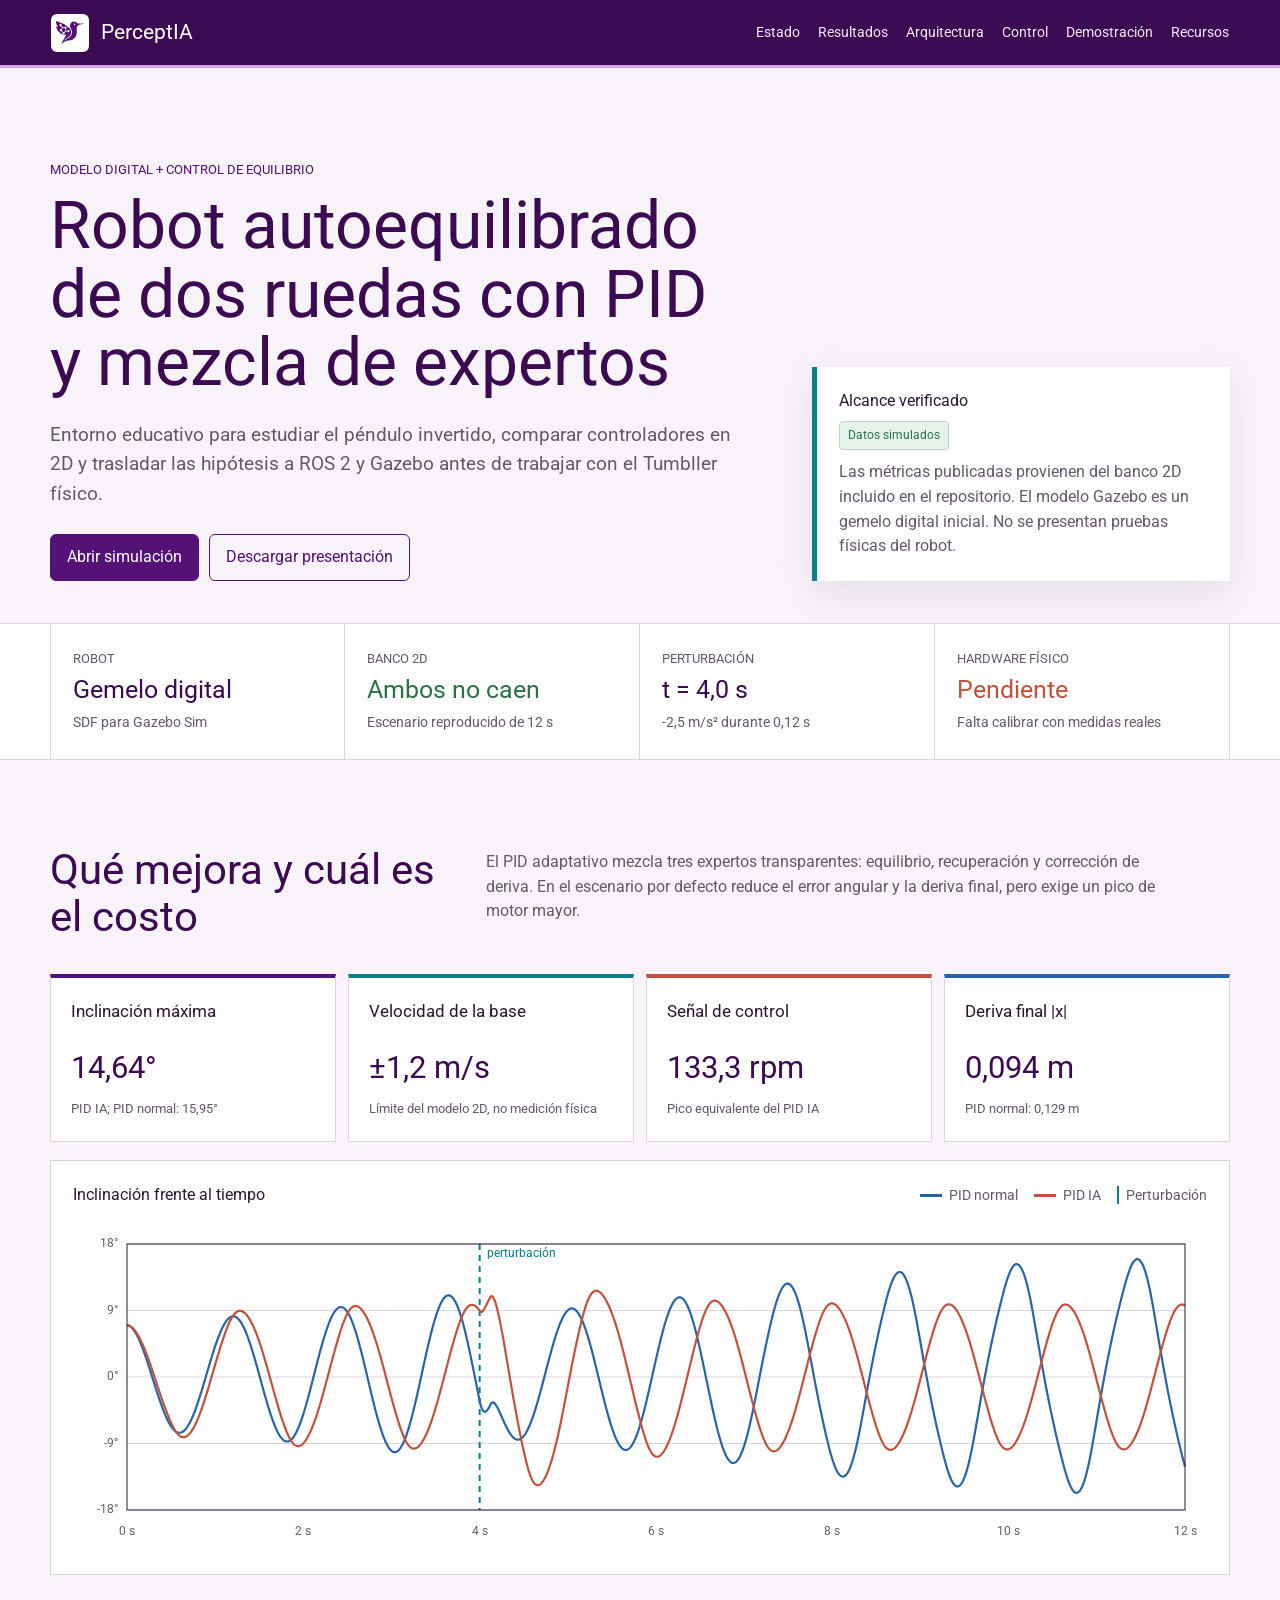
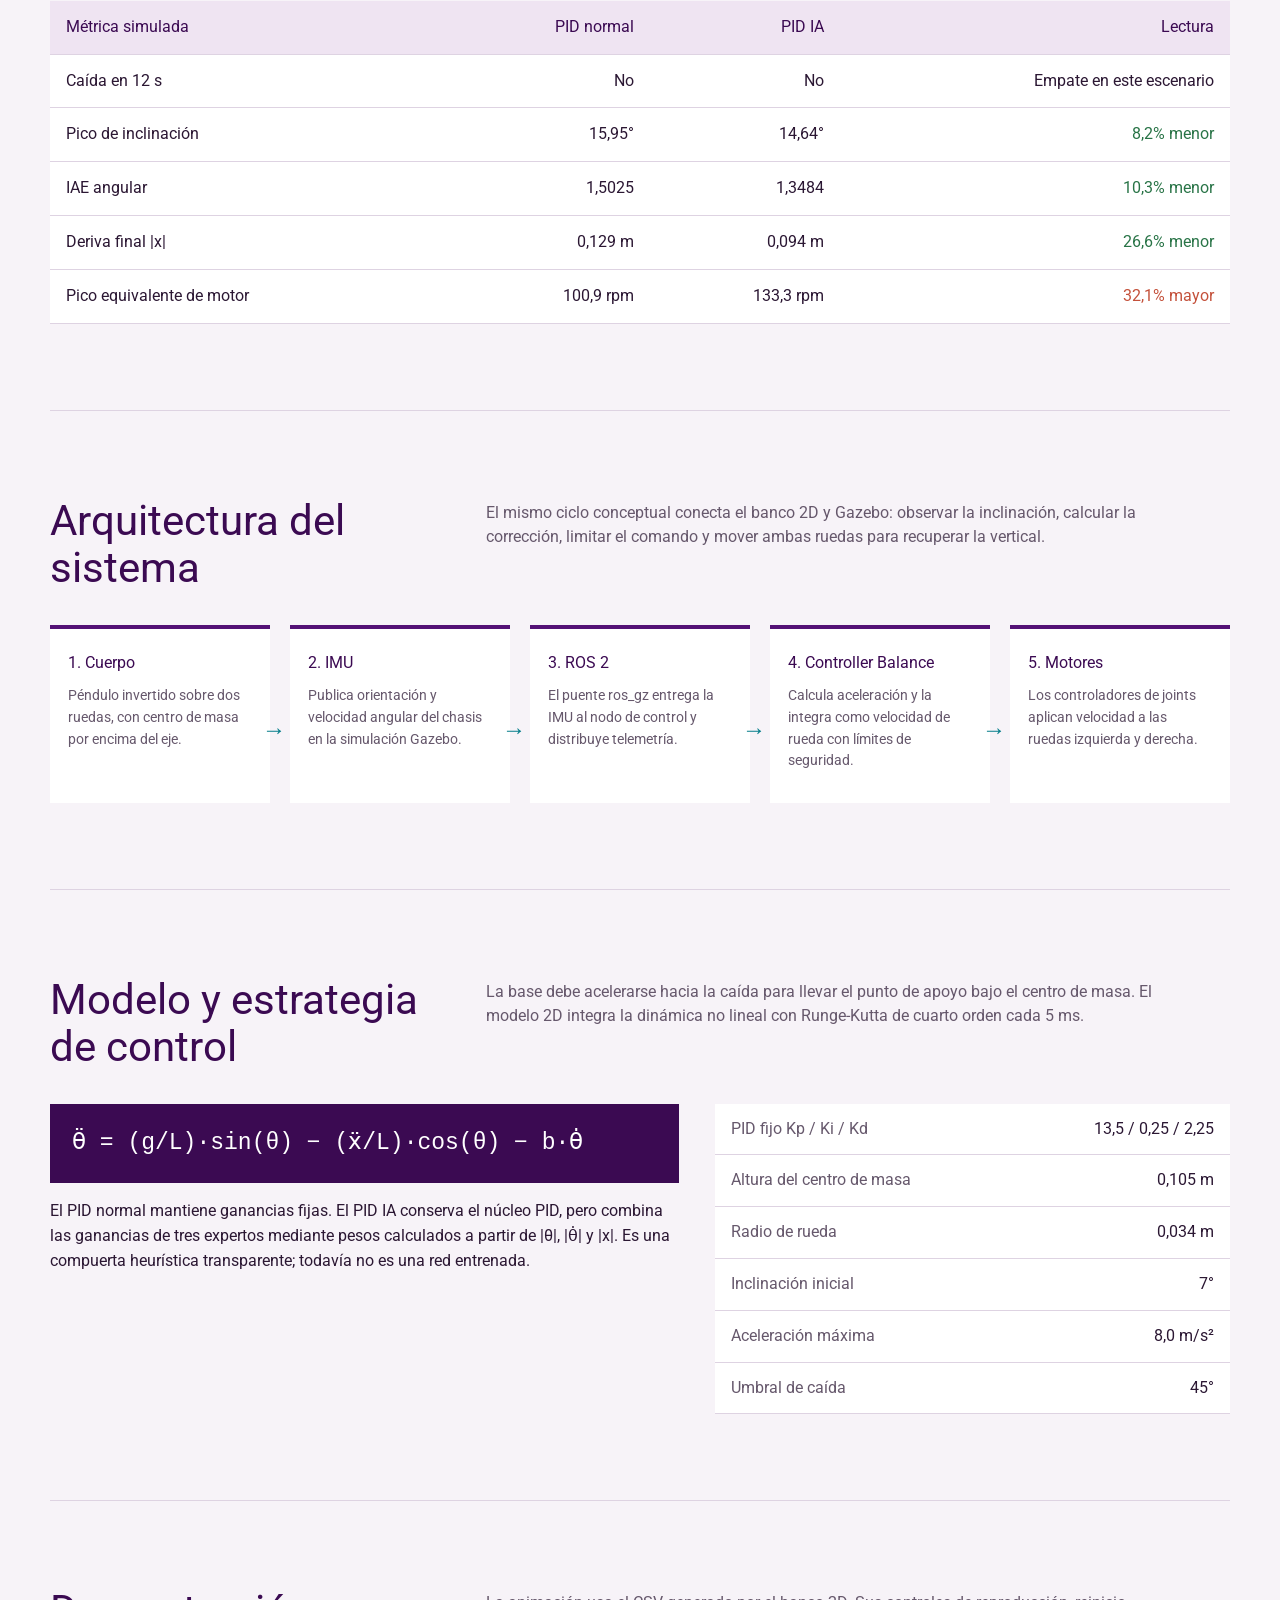
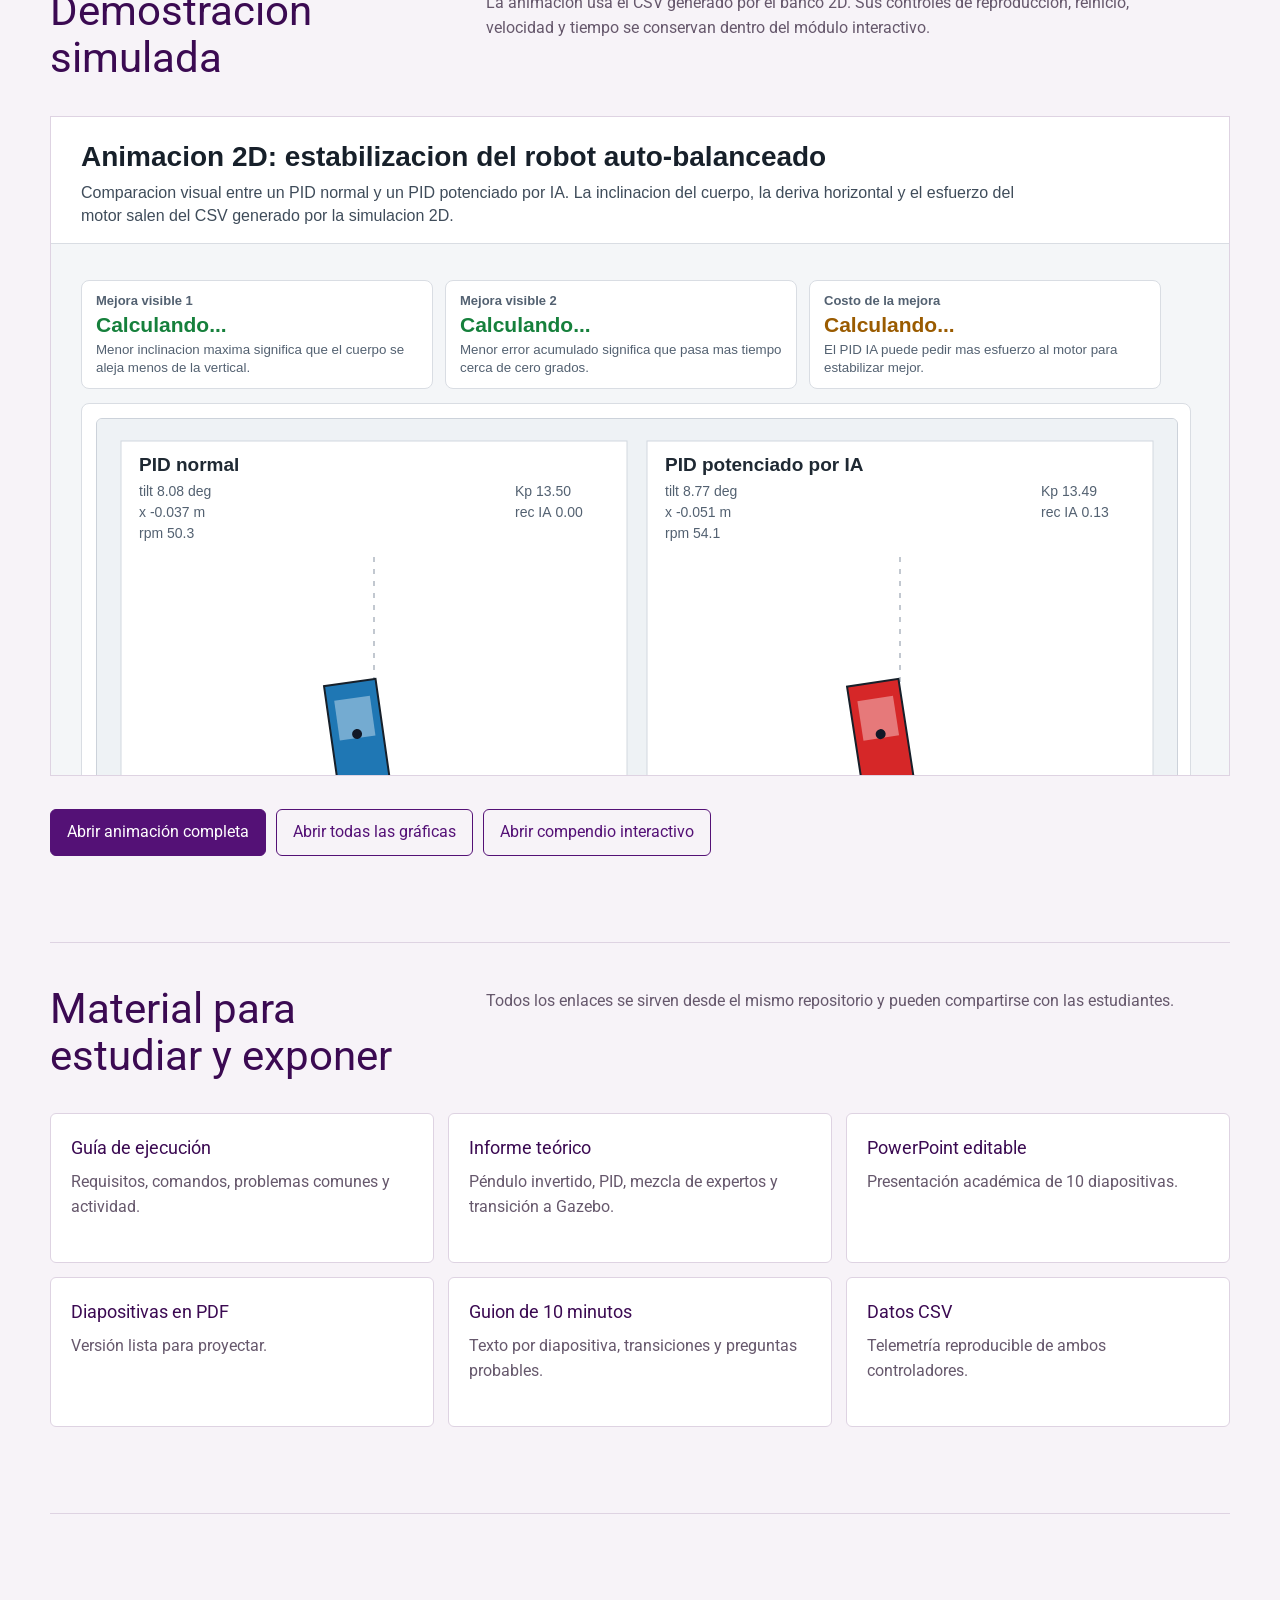
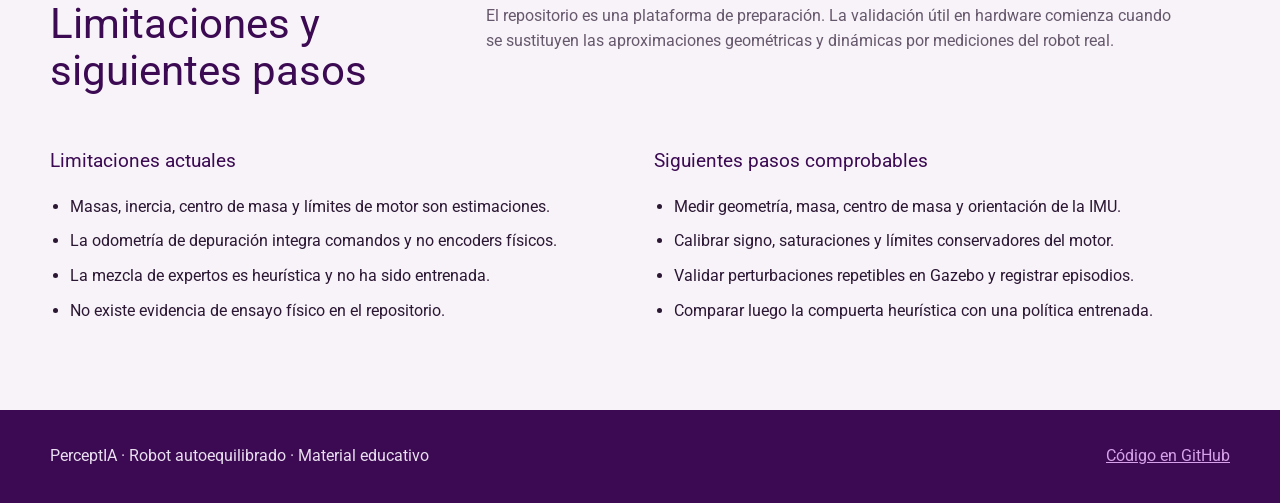
<file: docs/index.html>
﻿<!doctype html>
<html lang="es">
<head>
  <meta charset="utf-8" />
  <meta name="viewport" content="width=device-width, initial-scale=1" />
  <meta name="description" content="Modelo digital y banco de pruebas de control para un robot autoequilibrado de dos ruedas." />
  <title>PerceptIA | Robot autoequilibrado</title>
  <link rel="icon" href="assets/perceptia-logo.svg" type="image/svg+xml" />
  <link rel="stylesheet" href="assets/site.css" />
  <script src="assets/site.js" defer></script>
</head>
<body>
  <a class="skip-link" href="#contenido">Saltar al contenido</a>
  <header class="topbar">
    <a class="brand" href="#inicio" aria-label="PerceptIA, inicio">
      <img src="assets/perceptia-logo.svg" alt="Pájaro de PerceptIA" />
      <span>PerceptIA</span>
    </a>
    <nav aria-label="Secciones del proyecto">
      <a href="#estado">Estado</a>
      <a href="#resultados">Resultados</a>
      <a href="#arquitectura">Arquitectura</a>
      <a href="#control">Control</a>
      <a href="#demostracion">Demostración</a>
      <a href="#recursos">Recursos</a>
    </nav>
  </header>

  <main id="contenido" class="shell">
    <section id="inicio" class="intro" aria-labelledby="titulo-proyecto">
      <div>
        <p class="kicker">Modelo digital + control de equilibrio</p>
        <h1 id="titulo-proyecto">Robot autoequilibrado de dos ruedas con PID y mezcla de expertos</h1>
        <p class="lead">Entorno educativo para estudiar el péndulo invertido, comparar controladores en 2D y trasladar las hipótesis a ROS 2 y Gazebo antes de trabajar con el Tumbller físico.</p>
        <div class="intro-actions">
          <a class="button" href="#demostracion">Abrir simulación</a>
          <a class="button secondary" href="exposicion/Presentacion_PerceptIA_Robot_Autoequilibrado.pptx">Descargar presentación</a>
        </div>
      </div>
      <aside class="scope-note" aria-label="Alcance de la evidencia">
        <strong>Alcance verificado</strong>
        <p><span class="data-tag">Datos simulados</span></p>
        <p>Las métricas publicadas provienen del banco 2D incluido en el repositorio. El modelo Gazebo es un gemelo digital inicial. No se presentan pruebas físicas del robot.</p>
      </aside>
    </section>

    <section id="estado" class="status-band" aria-label="Estado del proyecto">
      <div class="status-grid">
        <div class="status-item"><span class="status-label">Robot</span><span class="status-value">Gemelo digital</span><span class="status-detail">SDF para Gazebo Sim</span></div>
        <div class="status-item"><span class="status-label">Banco 2D</span><span class="status-value ok">Ambos no caen</span><span class="status-detail">Escenario reproducido de 12 s</span></div>
        <div class="status-item"><span class="status-label">Perturbación</span><span class="status-value">t = 4,0 s</span><span class="status-detail">-2,5 m/s² durante 0,12 s</span></div>
        <div class="status-item"><span class="status-label">Hardware físico</span><span class="status-value tradeoff">Pendiente</span><span class="status-detail">Falta calibrar con medidas reales</span></div>
      </div>
    </section>

    <section id="resultados" class="section" aria-labelledby="titulo-resultados">
      <div class="section-heading">
        <h2 id="titulo-resultados">Qué mejora y cuál es el costo</h2>
        <p>El PID adaptativo mezcla tres expertos transparentes: equilibrio, recuperación y corrección de deriva. En el escenario por defecto reduce el error angular y la deriva final, pero exige un pico de motor mayor.</p>
      </div>
      <div class="telemetry-grid" aria-label="Telemetría resumida del banco 2D">
        <article class="telemetry-item"><h3>Inclinación máxima</h3><p class="telemetry-number">14,64°</p><small>PID IA; PID normal: 15,95°</small></article>
        <article class="telemetry-item"><h3>Velocidad de la base</h3><p class="telemetry-number">±1,2 m/s</p><small>Límite del modelo 2D, no medición física</small></article>
        <article class="telemetry-item"><h3>Señal de control</h3><p class="telemetry-number">133,3 rpm</p><small>Pico equivalente del PID IA</small></article>
        <article class="telemetry-item"><h3>Deriva final |x|</h3><p class="telemetry-number">0,094 m</p><small>PID normal: 0,129 m</small></article>
      </div>
      <div class="chart-shell">
        <div class="chart-toolbar">
          <strong>Inclinación frente al tiempo</strong>
          <div class="legend" aria-label="Leyenda"><span><i></i>PID normal</span><span><i class="ai"></i>PID IA</span><span><i class="perturbation"></i>Perturbación</span></div>
        </div>
        <canvas id="tilt-chart" role="img"></canvas>
      </div>
      <div class="result-table-wrap">
        <table class="result-table">
          <thead><tr><th>Métrica simulada</th><th>PID normal</th><th>PID IA</th><th>Lectura</th></tr></thead>
          <tbody>
            <tr><td>Caída en 12 s</td><td>No</td><td>No</td><td>Empate en este escenario</td></tr>
            <tr><td>Pico de inclinación</td><td>15,95°</td><td>14,64°</td><td class="better">8,2% menor</td></tr>
            <tr><td>IAE angular</td><td>1,5025</td><td>1,3484</td><td class="better">10,3% menor</td></tr>
            <tr><td>Deriva final |x|</td><td>0,129 m</td><td>0,094 m</td><td class="better">26,6% menor</td></tr>
            <tr><td>Pico equivalente de motor</td><td>100,9 rpm</td><td>133,3 rpm</td><td class="cost">32,1% mayor</td></tr>
          </tbody>
        </table>
      </div>
    </section>

    <section id="arquitectura" class="section" aria-labelledby="titulo-arquitectura">
      <div class="section-heading">
        <h2 id="titulo-arquitectura">Arquitectura del sistema</h2>
        <p>El mismo ciclo conceptual conecta el banco 2D y Gazebo: observar la inclinación, calcular la corrección, limitar el comando y mover ambas ruedas para recuperar la vertical.</p>
      </div>
      <div class="architecture" role="list" aria-label="Flujo de información">
        <article class="architecture-step" role="listitem"><strong>1. Cuerpo</strong><p>Péndulo invertido sobre dos ruedas, con centro de masa por encima del eje.</p></article>
        <article class="architecture-step" role="listitem"><strong>2. IMU</strong><p>Publica orientación y velocidad angular del chasis en la simulación Gazebo.</p></article>
        <article class="architecture-step" role="listitem"><strong>3. ROS 2</strong><p>El puente ros_gz entrega la IMU al nodo de control y distribuye telemetría.</p></article>
        <article class="architecture-step" role="listitem"><strong>4. Controller Balance</strong><p>Calcula aceleración y la integra como velocidad de rueda con límites de seguridad.</p></article>
        <article class="architecture-step" role="listitem"><strong>5. Motores</strong><p>Los controladores de joints aplican velocidad a las ruedas izquierda y derecha.</p></article>
      </div>
    </section>

    <section id="control" class="section" aria-labelledby="titulo-control">
      <div class="section-heading">
        <h2 id="titulo-control">Modelo y estrategia de control</h2>
        <p>La base debe acelerarse hacia la caída para llevar el punto de apoyo bajo el centro de masa. El modelo 2D integra la dinámica no lineal con Runge-Kutta de cuarto orden cada 5 ms.</p>
      </div>
      <div class="control-layout">
        <div>
          <div class="equation" aria-label="Ecuación aproximada del péndulo invertido">θ̈ = (g/L)·sin(θ) − (ẍ/L)·cos(θ) − b·θ̇</div>
          <p>El PID normal mantiene ganancias fijas. El PID IA conserva el núcleo PID, pero combina las ganancias de tres expertos mediante pesos calculados a partir de |θ|, |θ̇| y |x|. Es una compuerta heurística transparente; todavía no es una red entrenada.</p>
        </div>
        <dl class="parameter-list" aria-label="Parámetros del escenario 2D">
          <div><dt>PID fijo Kp / Ki / Kd</dt><dd>13,5 / 0,25 / 2,25</dd></div>
          <div><dt>Altura del centro de masa</dt><dd>0,105 m</dd></div>
          <div><dt>Radio de rueda</dt><dd>0,034 m</dd></div>
          <div><dt>Inclinación inicial</dt><dd>7°</dd></div>
          <div><dt>Aceleración máxima</dt><dd>8,0 m/s²</dd></div>
          <div><dt>Umbral de caída</dt><dd>45°</dd></div>
        </dl>
      </div>
    </section>

    <section id="demostracion" class="section" aria-labelledby="titulo-demostracion">
      <div class="section-heading">
        <h2 id="titulo-demostracion">Demostración simulada</h2>
        <p>La animación usa el CSV generado por el banco 2D. Sus controles de reproducción, reinicio, velocidad y tiempo se conservan dentro del módulo interactivo.</p>
      </div>
      <iframe class="demo-frame" src="pid_vs_pid_ai_2d_animation.html" title="Animación comparativa del PID normal y PID IA" loading="lazy"></iframe>
      <div class="demo-links">
        <a class="button" href="pid_vs_pid_ai_2d_animation.html">Abrir animación completa</a>
        <a class="button secondary" href="pid_vs_pid_ai_2d.html">Abrir todas las gráficas</a>
        <a class="button secondary" href="guia_compendio_pid_ia_2d.html">Abrir compendio interactivo</a>
      </div>
    </section>

    <section id="recursos" class="section compact" aria-labelledby="titulo-recursos">
      <div class="section-heading"><h2 id="titulo-recursos">Material para estudiar y exponer</h2><p>Todos los enlaces se sirven desde el mismo repositorio y pueden compartirse con las estudiantes.</p></div>
      <div class="resources">
        <a class="resource" href="compendio_estudiantes_ejecucion_simulacion.html"><strong>Guía de ejecución</strong><span>Requisitos, comandos, problemas comunes y actividad.</span></a>
        <a class="resource" href="informe_teorico_pid_ia_robot_auto_balanceado.pdf"><strong>Informe teórico</strong><span>Péndulo invertido, PID, mezcla de expertos y transición a Gazebo.</span></a>
        <a class="resource" href="exposicion/Presentacion_PerceptIA_Robot_Autoequilibrado.pptx"><strong>PowerPoint editable</strong><span>Presentación académica de 10 diapositivas.</span></a>
        <a class="resource" href="exposicion/Diapositivas_PerceptIA_Robot_Autoequilibrado.pdf"><strong>Diapositivas en PDF</strong><span>Versión lista para proyectar.</span></a>
        <a class="resource" href="exposicion/Guion_Exposicion_Robot_10_min.pdf"><strong>Guion de 10 minutos</strong><span>Texto por diapositiva, transiciones y preguntas probables.</span></a>
        <a class="resource" href="pid_vs_pid_ai_2d.csv"><strong>Datos CSV</strong><span>Telemetría reproducible de ambos controladores.</span></a>
      </div>
    </section>

    <section class="section" aria-labelledby="titulo-limitaciones">
      <div class="section-heading">
        <h2 id="titulo-limitaciones">Limitaciones y siguientes pasos</h2>
        <p>El repositorio es una plataforma de preparación. La validación útil en hardware comienza cuando se sustituyen las aproximaciones geométricas y dinámicas por mediciones del robot real.</p>
      </div>
      <div class="limitations">
        <div>
          <h3>Limitaciones actuales</h3>
          <ul><li>Masas, inercia, centro de masa y límites de motor son estimaciones.</li><li>La odometría de depuración integra comandos y no encoders físicos.</li><li>La mezcla de expertos es heurística y no ha sido entrenada.</li><li>No existe evidencia de ensayo físico en el repositorio.</li></ul>
        </div>
        <div>
          <h3>Siguientes pasos comprobables</h3>
          <ul><li>Medir geometría, masa, centro de masa y orientación de la IMU.</li><li>Calibrar signo, saturaciones y límites conservadores del motor.</li><li>Validar perturbaciones repetibles en Gazebo y registrar episodios.</li><li>Comparar luego la compuerta heurística con una política entrenada.</li></ul>
        </div>
      </div>
    </section>
  </main>

  <footer><div class="footer-inner"><p><strong>PerceptIA</strong> · Robot autoequilibrado · Material educativo</p><a href="https://github.com/onlybuzyfm/Self_Balancing_Robot">Código en GitHub</a></div></footer>
</body>
</html>
</file>
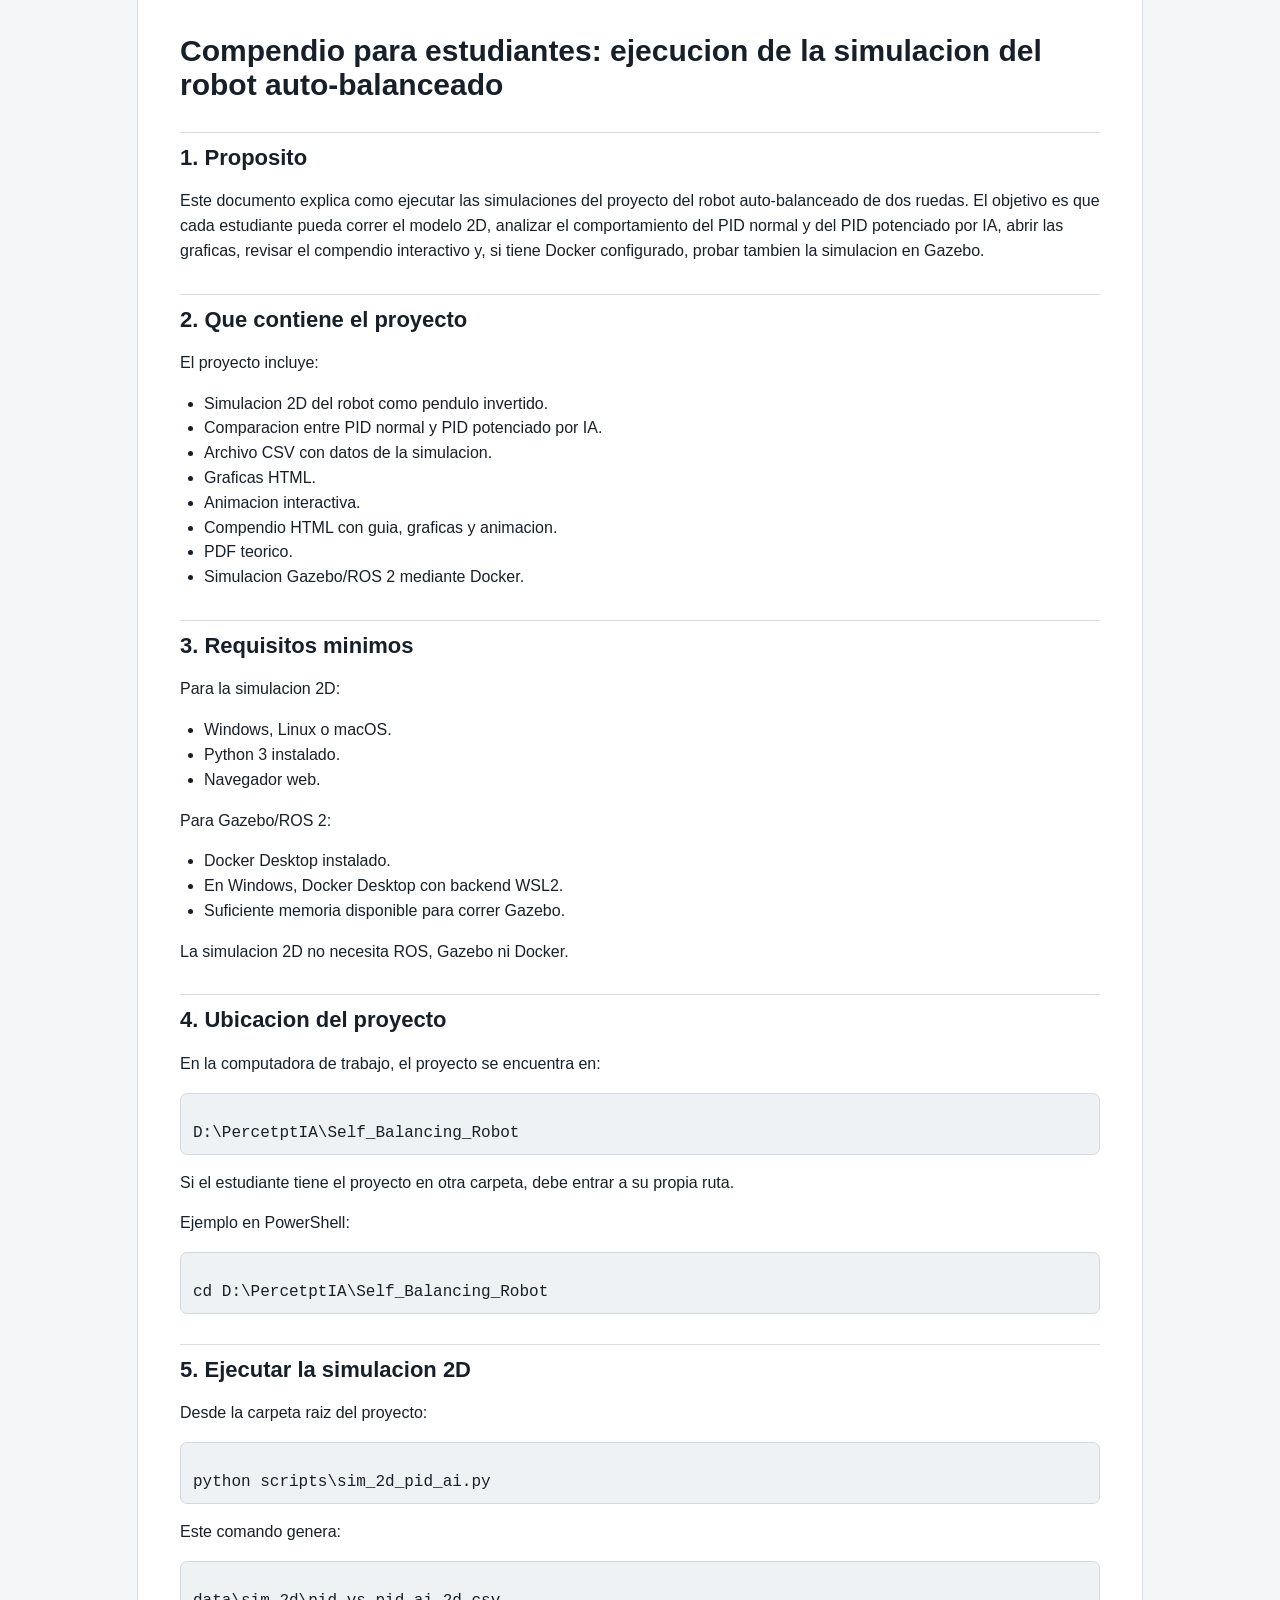
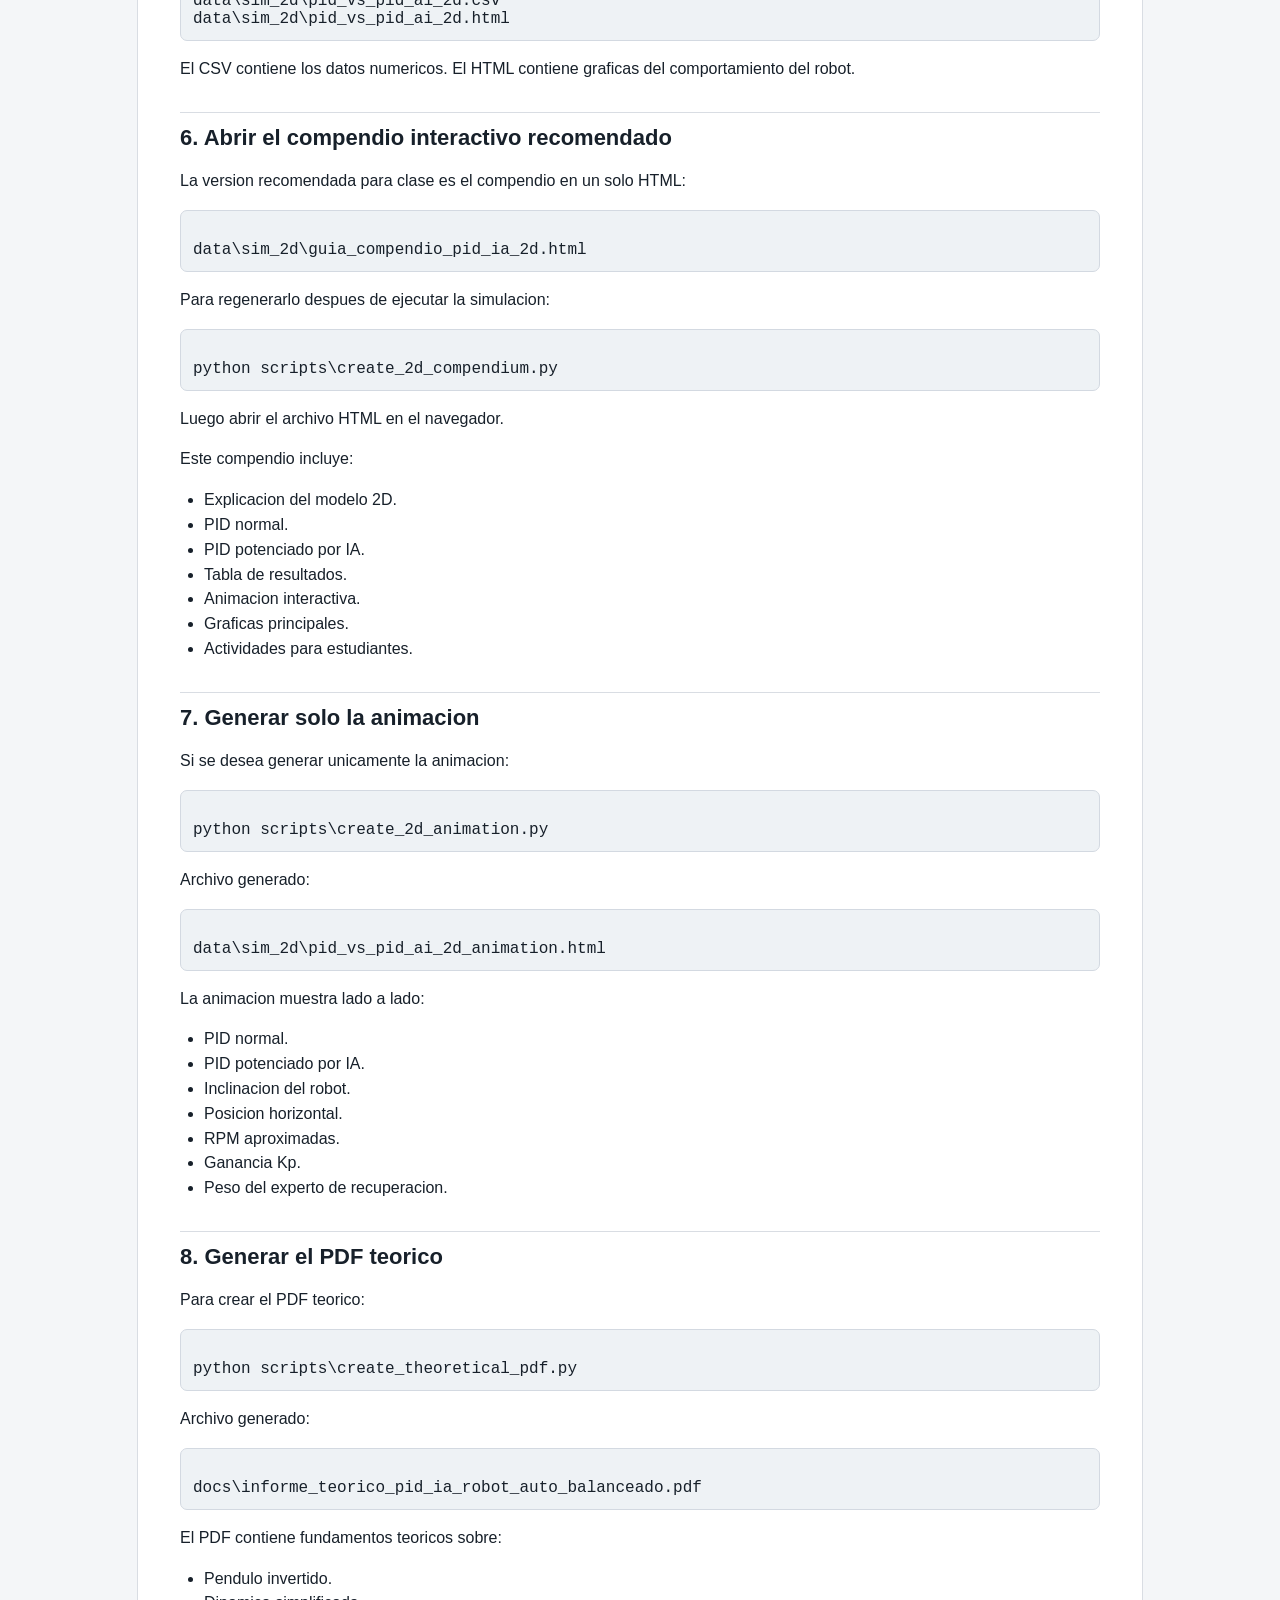
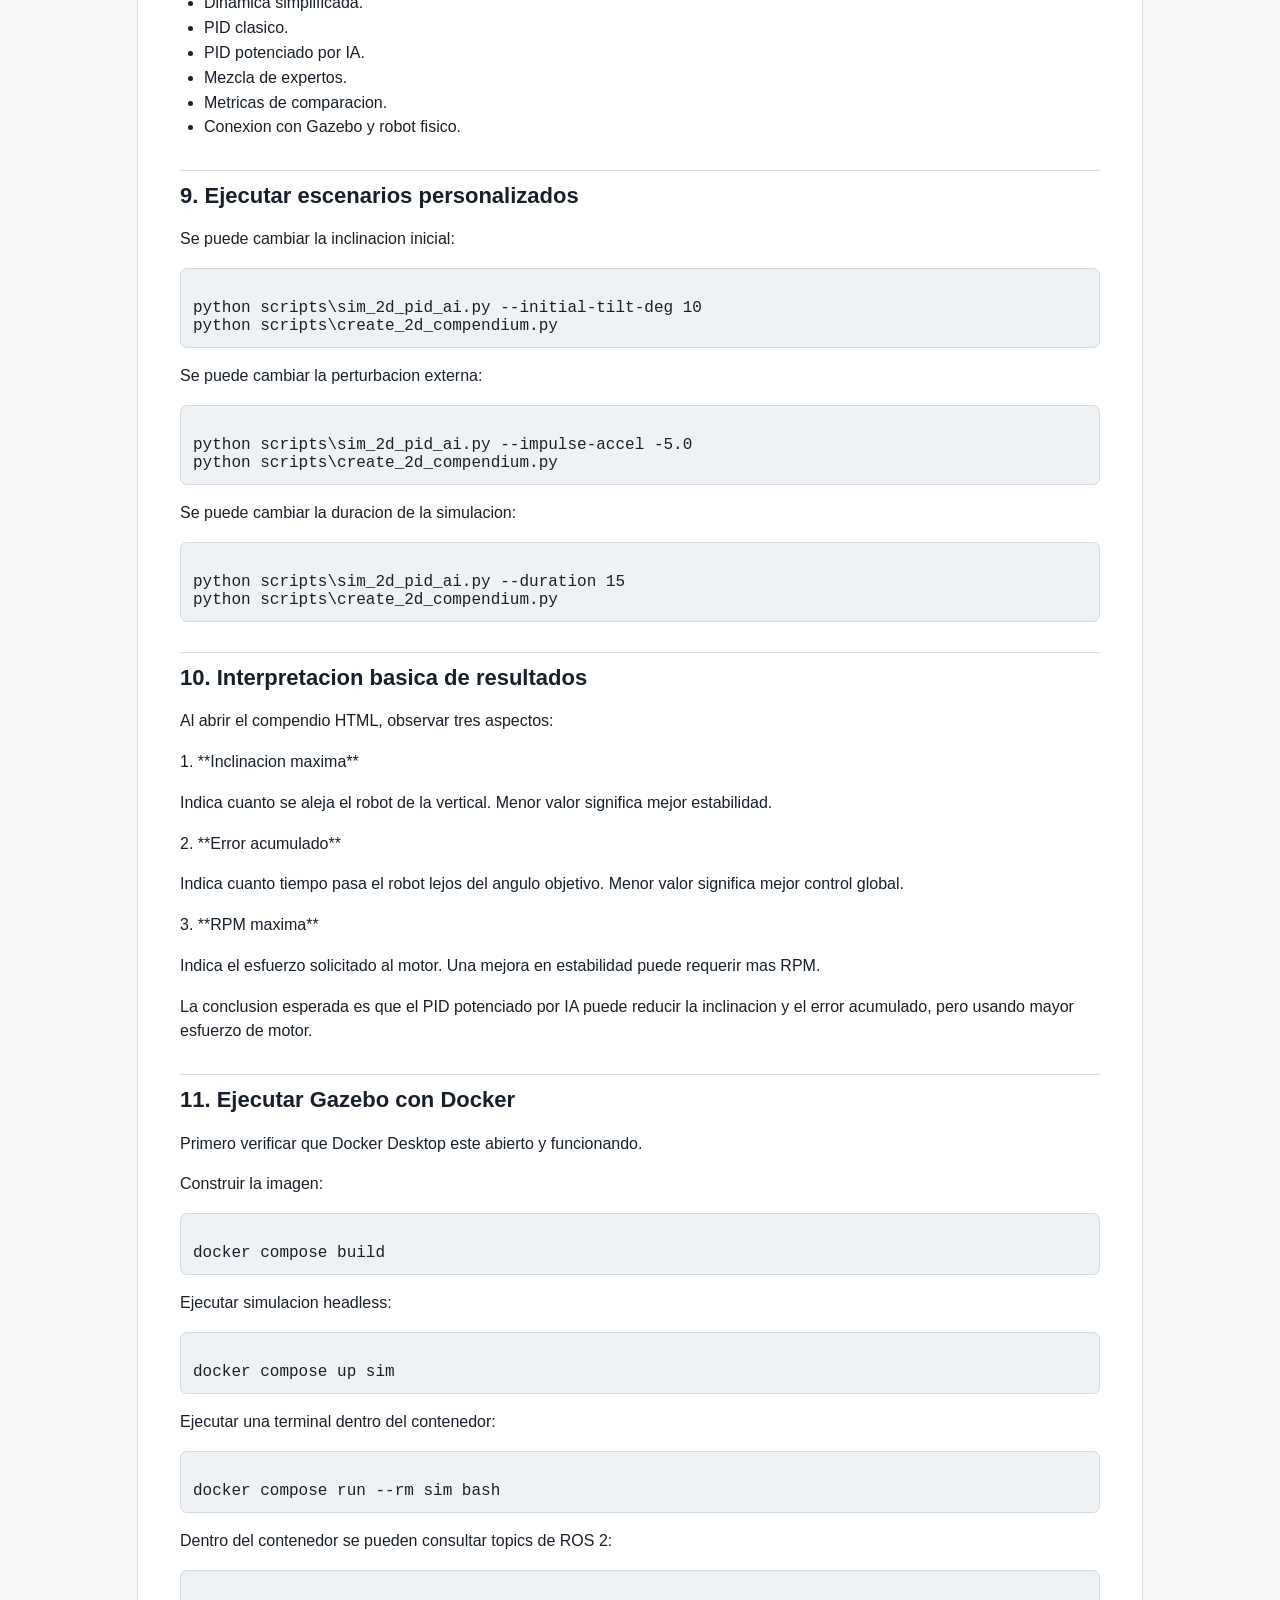
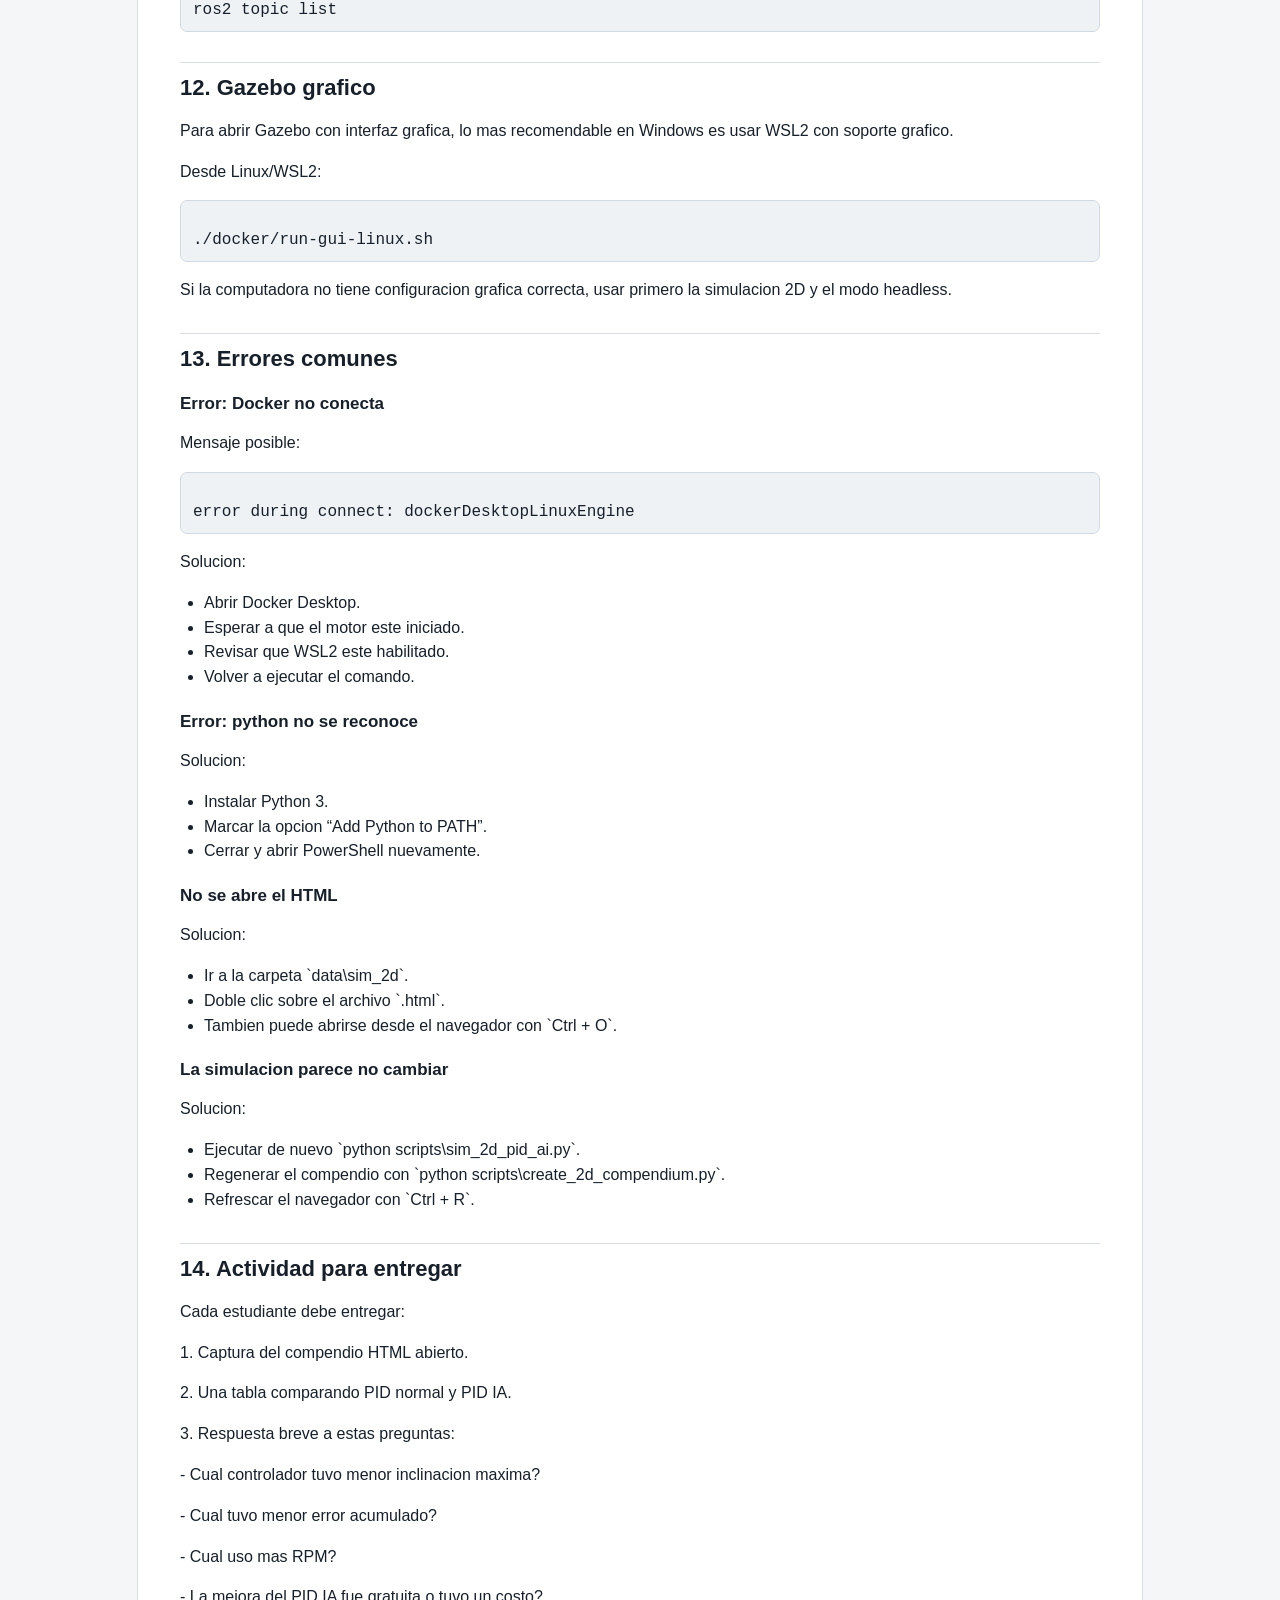
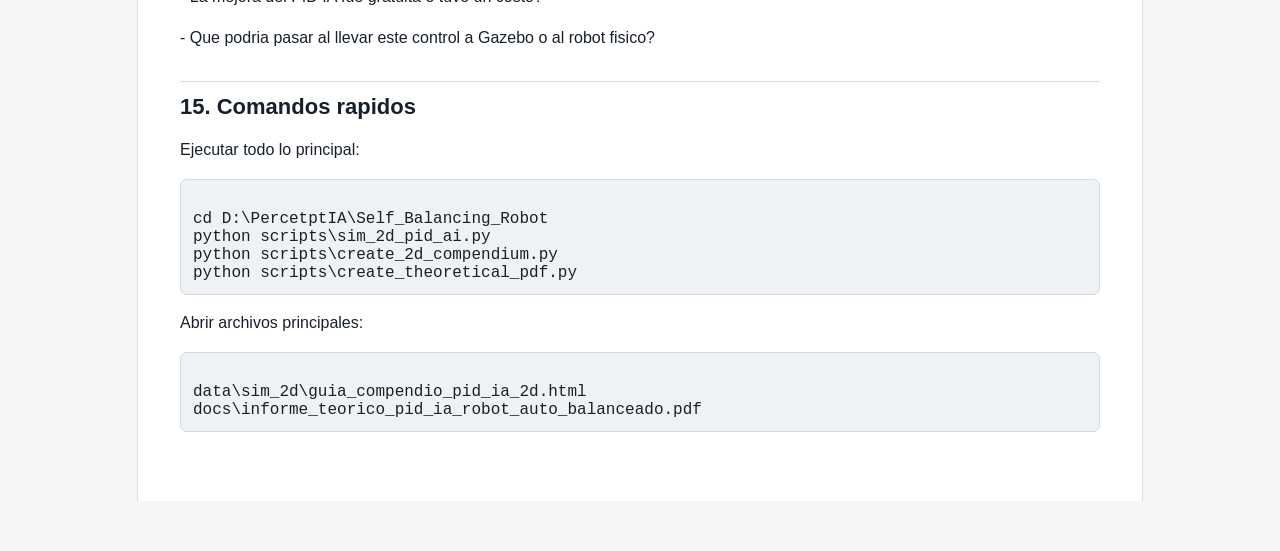
<file: docs/compendio_estudiantes_ejecucion_simulacion.html>
﻿<!doctype html>
<html lang="es">
<head>
  <meta charset="utf-8" />
  <meta name="viewport" content="width=device-width, initial-scale=1" />
  <title>Compendio para estudiantes - Simulacion robot auto-balanceado</title>
  <style>
    body { margin: 0; background: #f4f6f8; color: #17202a; font-family: Arial, Helvetica, sans-serif; }
    main { max-width: 920px; margin: 0 auto; background: #fff; min-height: 100vh; padding: 34px 42px 56px; border-left: 1px solid #d9dde3; border-right: 1px solid #d9dde3; }
    h1 { font-size: 30px; margin: 0 0 18px; }
    h2 { margin-top: 30px; padding-top: 12px; border-top: 1px solid #d9dde3; font-size: 22px; }
    h3 { margin-top: 22px; font-size: 17px; }
    p, li { line-height: 1.55; }
    pre { background: #eef2f5; border: 1px solid #d3d9e1; border-radius: 7px; padding: 12px; overflow-x: auto; }
    code { font-family: Consolas, monospace; }
    ul { padding-left: 24px; }
  </style>
</head>
<body>
<main>
<h1>Compendio para estudiantes: ejecucion de la simulacion del robot auto-balanceado</h1>
<h2>1. Proposito</h2>
<p>Este documento explica como ejecutar las simulaciones del proyecto del robot auto-balanceado de dos ruedas. El objetivo es que cada estudiante pueda correr el modelo 2D, analizar el comportamiento del PID normal y del PID potenciado por IA, abrir las graficas, revisar el compendio interactivo y, si tiene Docker configurado, probar tambien la simulacion en Gazebo.</p>
<h2>2. Que contiene el proyecto</h2>
<p>El proyecto incluye:</p>
<ul>
<li>Simulacion 2D del robot como pendulo invertido.</li>
<li>Comparacion entre PID normal y PID potenciado por IA.</li>
<li>Archivo CSV con datos de la simulacion.</li>
<li>Graficas HTML.</li>
<li>Animacion interactiva.</li>
<li>Compendio HTML con guia, graficas y animacion.</li>
<li>PDF teorico.</li>
<li>Simulacion Gazebo/ROS 2 mediante Docker.</li>
</ul>
<h2>3. Requisitos minimos</h2>
<p>Para la simulacion 2D:</p>
<ul>
<li>Windows, Linux o macOS.</li>
<li>Python 3 instalado.</li>
<li>Navegador web.</li>
</ul>
<p>Para Gazebo/ROS 2:</p>
<ul>
<li>Docker Desktop instalado.</li>
<li>En Windows, Docker Desktop con backend WSL2.</li>
<li>Suficiente memoria disponible para correr Gazebo.</li>
</ul>
<p>La simulacion 2D no necesita ROS, Gazebo ni Docker.</p>
<h2>4. Ubicacion del proyecto</h2>
<p>En la computadora de trabajo, el proyecto se encuentra en:</p>
<pre><code>
D:\PercetptIA\Self_Balancing_Robot
</code></pre>
<p>Si el estudiante tiene el proyecto en otra carpeta, debe entrar a su propia ruta.</p>
<p>Ejemplo en PowerShell:</p>
<pre><code>
cd D:\PercetptIA\Self_Balancing_Robot
</code></pre>
<h2>5. Ejecutar la simulacion 2D</h2>
<p>Desde la carpeta raiz del proyecto:</p>
<pre><code>
python scripts\sim_2d_pid_ai.py
</code></pre>
<p>Este comando genera:</p>
<pre><code>
data\sim_2d\pid_vs_pid_ai_2d.csv
data\sim_2d\pid_vs_pid_ai_2d.html
</code></pre>
<p>El CSV contiene los datos numericos. El HTML contiene graficas del comportamiento del robot.</p>
<h2>6. Abrir el compendio interactivo recomendado</h2>
<p>La version recomendada para clase es el compendio en un solo HTML:</p>
<pre><code>
data\sim_2d\guia_compendio_pid_ia_2d.html
</code></pre>
<p>Para regenerarlo despues de ejecutar la simulacion:</p>
<pre><code>
python scripts\create_2d_compendium.py
</code></pre>
<p>Luego abrir el archivo HTML en el navegador.</p>
<p>Este compendio incluye:</p>
<ul>
<li>Explicacion del modelo 2D.</li>
<li>PID normal.</li>
<li>PID potenciado por IA.</li>
<li>Tabla de resultados.</li>
<li>Animacion interactiva.</li>
<li>Graficas principales.</li>
<li>Actividades para estudiantes.</li>
</ul>
<h2>7. Generar solo la animacion</h2>
<p>Si se desea generar unicamente la animacion:</p>
<pre><code>
python scripts\create_2d_animation.py
</code></pre>
<p>Archivo generado:</p>
<pre><code>
data\sim_2d\pid_vs_pid_ai_2d_animation.html
</code></pre>
<p>La animacion muestra lado a lado:</p>
<ul>
<li>PID normal.</li>
<li>PID potenciado por IA.</li>
<li>Inclinacion del robot.</li>
<li>Posicion horizontal.</li>
<li>RPM aproximadas.</li>
<li>Ganancia Kp.</li>
<li>Peso del experto de recuperacion.</li>
</ul>
<h2>8. Generar el PDF teorico</h2>
<p>Para crear el PDF teorico:</p>
<pre><code>
python scripts\create_theoretical_pdf.py
</code></pre>
<p>Archivo generado:</p>
<pre><code>
docs\informe_teorico_pid_ia_robot_auto_balanceado.pdf
</code></pre>
<p>El PDF contiene fundamentos teoricos sobre:</p>
<ul>
<li>Pendulo invertido.</li>
<li>Dinamica simplificada.</li>
<li>PID clasico.</li>
<li>PID potenciado por IA.</li>
<li>Mezcla de expertos.</li>
<li>Metricas de comparacion.</li>
<li>Conexion con Gazebo y robot fisico.</li>
</ul>
<h2>9. Ejecutar escenarios personalizados</h2>
<p>Se puede cambiar la inclinacion inicial:</p>
<pre><code>
python scripts\sim_2d_pid_ai.py --initial-tilt-deg 10
python scripts\create_2d_compendium.py
</code></pre>
<p>Se puede cambiar la perturbacion externa:</p>
<pre><code>
python scripts\sim_2d_pid_ai.py --impulse-accel -5.0
python scripts\create_2d_compendium.py
</code></pre>
<p>Se puede cambiar la duracion de la simulacion:</p>
<pre><code>
python scripts\sim_2d_pid_ai.py --duration 15
python scripts\create_2d_compendium.py
</code></pre>
<h2>10. Interpretacion basica de resultados</h2>
<p>Al abrir el compendio HTML, observar tres aspectos:</p>
<p>1. **Inclinacion maxima**</p>
<p>   Indica cuanto se aleja el robot de la vertical. Menor valor significa mejor estabilidad.</p>
<p>2. **Error acumulado**</p>
<p>   Indica cuanto tiempo pasa el robot lejos del angulo objetivo. Menor valor significa mejor control global.</p>
<p>3. **RPM maxima**</p>
<p>   Indica el esfuerzo solicitado al motor. Una mejora en estabilidad puede requerir mas RPM.</p>
<p>La conclusion esperada es que el PID potenciado por IA puede reducir la inclinacion y el error acumulado, pero usando mayor esfuerzo de motor.</p>
<h2>11. Ejecutar Gazebo con Docker</h2>
<p>Primero verificar que Docker Desktop este abierto y funcionando.</p>
<p>Construir la imagen:</p>
<pre><code>
docker compose build
</code></pre>
<p>Ejecutar simulacion headless:</p>
<pre><code>
docker compose up sim
</code></pre>
<p>Ejecutar una terminal dentro del contenedor:</p>
<pre><code>
docker compose run --rm sim bash
</code></pre>
<p>Dentro del contenedor se pueden consultar topics de ROS 2:</p>
<pre><code>
ros2 topic list
</code></pre>
<h2>12. Gazebo grafico</h2>
<p>Para abrir Gazebo con interfaz grafica, lo mas recomendable en Windows es usar WSL2 con soporte grafico.</p>
<p>Desde Linux/WSL2:</p>
<pre><code>
./docker/run-gui-linux.sh
</code></pre>
<p>Si la computadora no tiene configuracion grafica correcta, usar primero la simulacion 2D y el modo headless.</p>
<h2>13. Errores comunes</h2>
<h3>Error: Docker no conecta</h3>
<p>Mensaje posible:</p>
<pre><code>
error during connect: dockerDesktopLinuxEngine
</code></pre>
<p>Solucion:</p>
<ul>
<li>Abrir Docker Desktop.</li>
<li>Esperar a que el motor este iniciado.</li>
<li>Revisar que WSL2 este habilitado.</li>
<li>Volver a ejecutar el comando.</li>
</ul>
<h3>Error: python no se reconoce</h3>
<p>Solucion:</p>
<ul>
<li>Instalar Python 3.</li>
<li>Marcar la opcion “Add Python to PATH”.</li>
<li>Cerrar y abrir PowerShell nuevamente.</li>
</ul>
<h3>No se abre el HTML</h3>
<p>Solucion:</p>
<ul>
<li>Ir a la carpeta `data\sim_2d`.</li>
<li>Doble clic sobre el archivo `.html`.</li>
<li>Tambien puede abrirse desde el navegador con `Ctrl + O`.</li>
</ul>
<h3>La simulacion parece no cambiar</h3>
<p>Solucion:</p>
<ul>
<li>Ejecutar de nuevo `python scripts\sim_2d_pid_ai.py`.</li>
<li>Regenerar el compendio con `python scripts\create_2d_compendium.py`.</li>
<li>Refrescar el navegador con `Ctrl + R`.</li>
</ul>
<h2>14. Actividad para entregar</h2>
<p>Cada estudiante debe entregar:</p>
<p>1. Captura del compendio HTML abierto.</p>
<p>2. Una tabla comparando PID normal y PID IA.</p>
<p>3. Respuesta breve a estas preguntas:</p>
<p>   - Cual controlador tuvo menor inclinacion maxima?</p>
<p>   - Cual tuvo menor error acumulado?</p>
<p>   - Cual uso mas RPM?</p>
<p>   - La mejora del PID IA fue gratuita o tuvo un costo?</p>
<p>   - Que podria pasar al llevar este control a Gazebo o al robot fisico?</p>
<h2>15. Comandos rapidos</h2>
<p>Ejecutar todo lo principal:</p>
<pre><code>
cd D:\PercetptIA\Self_Balancing_Robot
python scripts\sim_2d_pid_ai.py
python scripts\create_2d_compendium.py
python scripts\create_theoretical_pdf.py
</code></pre>
<p>Abrir archivos principales:</p>
<pre><code>
data\sim_2d\guia_compendio_pid_ia_2d.html
docs\informe_teorico_pid_ia_robot_auto_balanceado.pdf
</code></pre>
</main>
</body>
</html>
</file>
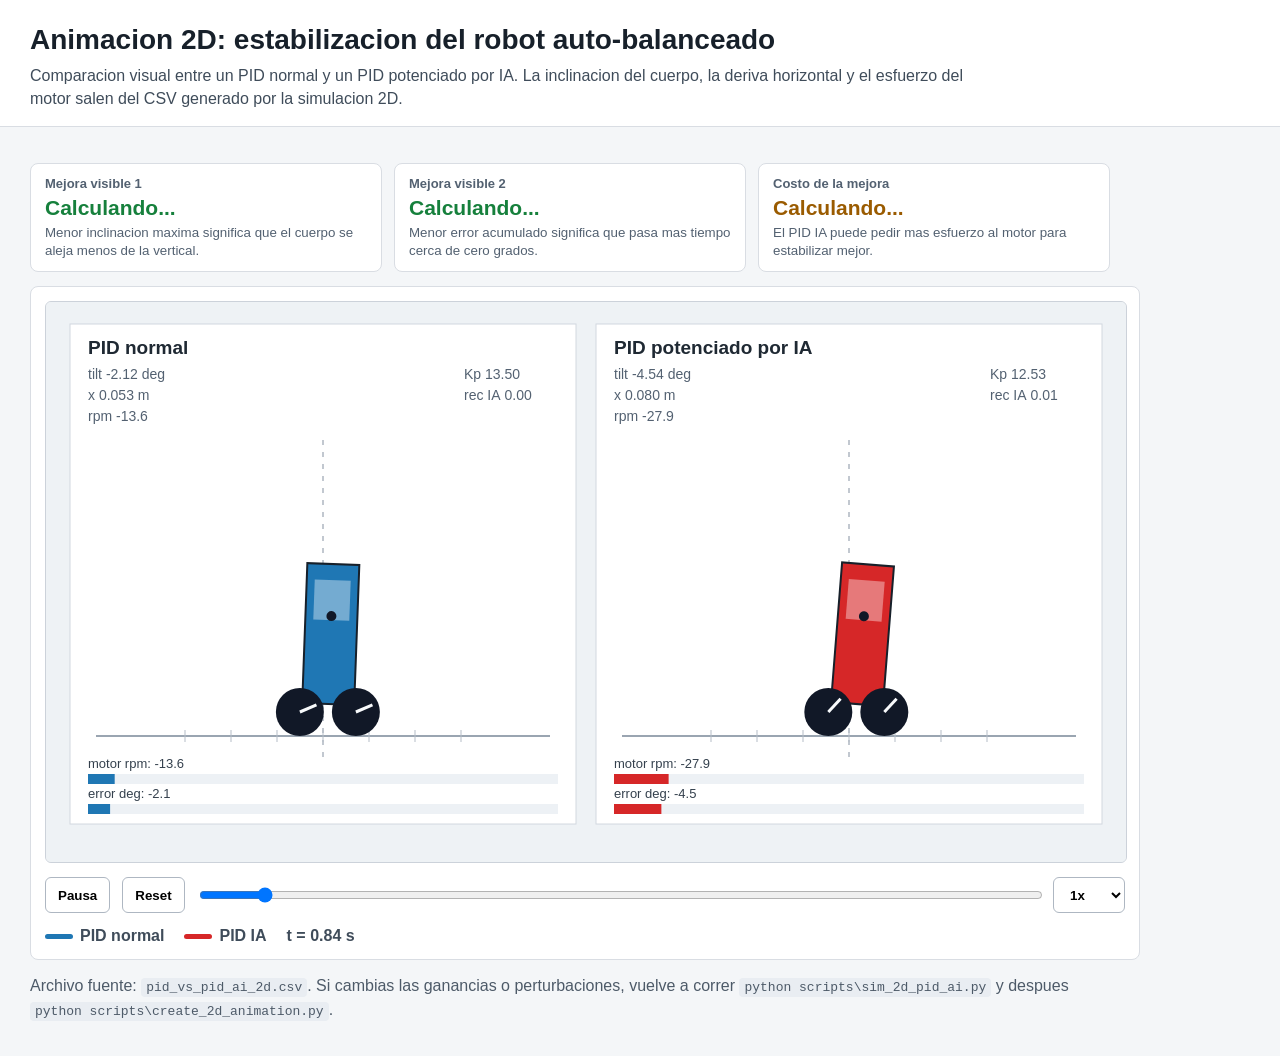
<file: docs/pid_vs_pid_ai_2d_animation.html>
<!doctype html>
<html lang="es">
<head>
  <meta charset="utf-8" />
  <meta name="viewport" content="width=device-width, initial-scale=1" />
  <title>Animacion 2D PID vs PID IA</title>
  <style>
    :root { font-family: Arial, Helvetica, sans-serif; color-scheme: light; }
    body { margin: 0; background: #f4f6f8; color: #17202a; }
    header { background: #fff; border-bottom: 1px solid #d9dde3; padding: 24px 30px 16px; }
    h1 { margin: 0 0 8px; font-size: 28px; letter-spacing: 0; }
    p { margin: 0; max-width: 960px; line-height: 1.45; color: #3f4c5a; }
    main { padding: 22px 30px 36px; }
    .stage { max-width: 1080px; background: #fff; border: 1px solid #d9dde3; border-radius: 8px; padding: 14px; }
    canvas { width: 100%; height: auto; display: block; background: #eef2f5; border: 1px solid #ccd2da; border-radius: 6px; }
    .controls { display: grid; grid-template-columns: auto auto minmax(220px, 1fr) auto; gap: 12px; align-items: center; margin-top: 14px; }
    button, select { height: 36px; border: 1px solid #aeb7c2; background: #fff; border-radius: 6px; padding: 0 12px; font-weight: 700; cursor: pointer; }
    button:hover, select:hover { background: #f0f3f6; }
    input[type=range] { width: 100%; }
    .readout { font-variant-numeric: tabular-nums; font-weight: 700; min-width: 92px; text-align: right; }
    .legend { display: flex; gap: 20px; flex-wrap: wrap; margin: 14px 0 0; color: #3f4c5a; }
    .metrics { max-width: 1080px; display: grid; grid-template-columns: repeat(auto-fit, minmax(210px, 1fr)); gap: 12px; margin: 14px 0; }
    .metric { background: #fff; border: 1px solid #d9dde3; border-radius: 8px; padding: 12px 14px; }
    .metric strong { display: block; font-size: 13px; color: #536171; margin-bottom: 5px; }
    .metric b { display: block; font-size: 21px; }
    .metric small { display: block; color: #536171; margin-top: 4px; line-height: 1.3; }
    .good b { color: #16803c; }
    .tradeoff b { color: #9a5b00; }
    .legend span { display: inline-flex; align-items: center; gap: 7px; font-weight: 700; }
    .swatch { width: 28px; height: 5px; border-radius: 3px; display: inline-block; }
    .blue { background: #1f77b4; }
    .red { background: #d62728; }
    .note { max-width: 1080px; margin-top: 14px; color: #4d5a68; line-height: 1.45; }
    code { background: #e9edf2; padding: 2px 5px; border-radius: 4px; }
  </style>
</head>
<body>
  <header>
    <h1>Animacion 2D: estabilizacion del robot auto-balanceado</h1>
    <p>Comparacion visual entre un PID normal y un PID potenciado por IA. La inclinacion del cuerpo, la deriva horizontal y el esfuerzo del motor salen del CSV generado por la simulacion 2D.</p>
  </header>
  <main>
    <section class="metrics" aria-label="Resumen de mejora">
      <article class="metric good"><strong>Mejora visible 1</strong><b id="peakMetric">Calculando...</b><small>Menor inclinacion maxima significa que el cuerpo se aleja menos de la vertical.</small></article>
      <article class="metric good"><strong>Mejora visible 2</strong><b id="iaeMetric">Calculando...</b><small>Menor error acumulado significa que pasa mas tiempo cerca de cero grados.</small></article>
      <article class="metric tradeoff"><strong>Costo de la mejora</strong><b id="rpmMetric">Calculando...</b><small>El PID IA puede pedir mas esfuerzo al motor para estabilizar mejor.</small></article>
    </section>
    <section class="stage">
      <canvas id="canvas" width="1080" height="560"></canvas>
      <div class="controls">
        <button id="play" type="button">Pausa</button>
        <button id="reset" type="button">Reset</button>
        <input id="slider" type="range" min="0" max="0" value="0" />
        <select id="speed" aria-label="Velocidad">
          <option value="0.5">0.5x</option>
          <option value="1" selected>1x</option>
          <option value="2">2x</option>
          <option value="4">4x</option>
        </select>
      </div>
      <div class="legend">
        <span><i class="swatch blue"></i>PID normal</span>
        <span><i class="swatch red"></i>PID IA</span>
        <span class="readout" id="time">t = 0.00 s</span>
      </div>
    </section>
    <p class="note">Archivo fuente: <code>pid_vs_pid_ai_2d.csv</code>. Si cambias las ganancias o perturbaciones, vuelve a correr <code>python scripts\sim_2d_pid_ai.py</code> y despues <code>python scripts\create_2d_animation.py</code>.</p>
  </main>

<script>
const DATA = {"PID normal":[{"t":0.0,"tilt":0.12217304763960307,"tiltDeg":7.0,"x":0.0,"rpm":46.32781862745098,"kp":13.5,"recovery":0.0},{"t":0.04,"tilt":0.11893981566470703,"tiltDeg":6.814749453651709,"x":0.0013016264825408516,"rpm":43.80009316764478,"kp":13.5,"recovery":0.0},{"t":0.08,"tilt":0.10980050876722197,"tiltDeg":6.2911057407510125,"x":0.0050978150433641355,"rpm":39.87061744297478,"kp":13.5,"recovery":0.0},{"t":0.12000000000000004,"tilt":0.09551939490224727,"tiltDeg":5.472858189542199,"x":0.011164761535666671,"rpm":34.457811707460465,"kp":13.5,"recovery":0.0},{"t":0.16000000000000006,"tilt":0.07687661039746842,"tiltDeg":4.404705319046482,"x":0.019195531266822788,"rpm":27.66702559899691,"kp":13.5,"recovery":0.0},{"t":0.2000000000000001,"tilt":0.05474299113223934,"tiltDeg":3.1365423497994063,"x":0.028805373274543265,"rpm":19.727163454306876,"kp":13.5,"recovery":0.0},{"t":0.24000000000000013,"tilt":0.030095924940885484,"tiltDeg":1.7243694796552498,"x":0.03954433580778002,"rpm":10.947418260794363,"kp":13.5,"recovery":0.0},{"t":0.28000000000000014,"tilt":0.0040014359747771525,"tiltDeg":0.22926539334654736,"x":0.05091460911257195,"rpm":1.684516766123726,"kp":13.5,"recovery":0.0},{"t":0.3200000000000002,"tilt":-0.022422112177236858,"tiltDeg":-1.2846923955245613,"x":0.062390676325232625,"rpm":-7.682863063938357,"kp":13.5,"recovery":0.0},{"t":0.3600000000000002,"tilt":-0.04804840792806253,"tiltDeg":-2.7529709866009076,"x":0.07344078279849026,"rpm":-16.77360787423218,"kp":13.5,"recovery":0.0},{"t":0.40000000000000024,"tilt":-0.07178871203734571,"tiltDeg":-4.113190216419919,"x":0.08354858601056107,"rpm":-25.21860179641769,"kp":13.5,"recovery":0.0},{"t":0.4400000000000003,"tilt":-0.09263425786965772,"tiltDeg":-5.30755201425792,"x":0.09223414103814738,"rpm":-32.67168015235652,"kp":13.5,"recovery":0.0},{"t":0.4800000000000003,"tilt":-0.1096935953494523,"tiltDeg":-6.284980053139492,"x":0.09907358056125681,"rpm":-38.81916507244325,"kp":13.5,"recovery":0.0},{"t":0.5200000000000004,"tilt":-0.12222464511234857,"tiltDeg":-7.002956317421859,"x":0.10371693832230992,"rpm":-43.38989469314629,"kp":13.5,"recovery":0.0},{"t":0.5600000000000004,"tilt":-0.12966208747740646,"tiltDeg":-7.429090375311473,"x":0.10590354752013459,"rpm":-46.16684276736688,"kp":13.5,"recovery":0.0},{"t":0.6000000000000004,"tilt":-0.13164065920747942,"tiltDeg":-7.542454184908551,"x":0.1054743642880195,"rpm":-47.00014921298081,"kp":13.5,"recovery":0.0},{"t":0.6400000000000005,"tilt":-0.1280141343685925,"tiltDeg":-7.334669617340969,"x":0.10238049113263138,"rpm":-45.82000594440492,"kp":13.5,"recovery":0.0},{"t":0.6800000000000005,"tilt":-0.11886859875956739,"tiltDeg":-6.810669025557224,"x":0.09668718253790623,"rpm":-42.64680862826725,"kp":13.5,"recovery":0.0},{"t":0.7200000000000005,"tilt":-0.10452760318774836,"tiltDeg":-5.988990505276191,"x":0.08857276340566048,"rpm":-37.59571855003655,"kp":13.5,"recovery":0.0},{"t":0.7600000000000006,"tilt":-0.08554642138750378,"tiltDeg":-4.901448897951647,"x":0.07832219748045108,"rpm":-30.873526247039532,"kp":13.5,"recovery":0.0},{"t":0.8000000000000006,"tilt":-0.06269329074689993,"tiltDeg":-3.5920609635839424,"x":0.06631546858407222,"rpm":-22.76735836206707,"kp":13.5,"recovery":0.0},{"t":0.8400000000000006,"tilt":-0.03691716632842418,"tiltDeg":-2.1151978222011785,"x":0.05301139326408644,"rpm":-13.626784382366107,"kp":13.5,"recovery":0.0},{"t":0.8800000000000007,"tilt":-0.009303727402730536,"tiltDeg":-0.5330643139166709,"x":0.038927858482669914,"rpm":-3.8424681626575583,"kp":13.5,"recovery":0.0},{"t":0.9200000000000007,"tilt":0.01897660096032377,"tiltDeg":1.087279144530457,"x":0.024619682583802403,"rpm":6.175000115032343,"kp":13.5,"recovery":0.0},{"t":0.9600000000000007,"tilt":0.0467237339417157,"tiltDeg":2.677072757952464,"x":0.010655300922402,"rpm":16.01324724720562,"kp":13.5,"recovery":0.0},{"t":1.0000000000000007,"tilt":0.07276140428714935,"tiltDeg":4.168921377098752,"x":-0.0024066813381609185,"rpm":25.272068370455422,"kp":13.5,"recovery":0.0},{"t":1.0399999999999998,"tilt":0.09598560314508181,"tiltDeg":5.499569954230829,"x":-0.014040257479247926,"rpm":33.5738416619035,"kp":13.5,"recovery":0.0},{"t":1.079999999999999,"tilt":0.11540641147386313,"tiltDeg":6.612300306202516,"x":-0.02377349816665451,"rpm":40.57232872487845,"kp":13.5,"recovery":0.0},{"t":1.119999999999998,"tilt":0.13018336803319136,"tiltDeg":7.458957551100181,"x":-0.031208229908513574,"rpm":45.96210652025858,"kp":13.5,"recovery":0.0},{"t":1.1599999999999973,"tilt":0.1396555357154083,"tiltDeg":8.001672782131429,"x":-0.03603737723334346,"rpm":49.49023333085363,"kp":13.5,"recovery":0.0},{"t":1.1999999999999964,"tilt":0.14336746724835103,"tiltDeg":8.214350792810572,"x":-0.0380593169052185,"rpm":50.97038925939131,"kp":13.5,"recovery":0.0},{"t":1.2399999999999956,"tilt":0.14109139014147073,"tiltDeg":8.083941180739984,"x":-0.03718845915279317,"rpm":50.29806643534693,"kp":13.5,"recovery":0.0},{"t":1.2799999999999947,"tilt":0.13284447664697693,"tiltDeg":7.611427843496004,"x":-0.033461212168052326,"rpm":47.46393573571318,"kp":13.5,"recovery":0.0},{"t":1.3199999999999938,"tilt":0.1188986004087853,"tiltDeg":6.812387993435842,"x":-0.0270365833249082,"rpm":42.56183795263041,"kp":13.5,"recovery":0.0},{"t":1.359999999999993,"tilt":0.09977915675097151,"tiltDeg":5.716924565204944,"x":-0.018190963427149973,"rpm":35.78835906354425,"kp":13.5,"recovery":0.0},{"t":1.3999999999999921,"tilt":0.07624986552119249,"tiltDeg":4.368795482804423,"x":-0.007307103488257563,"rpm":27.432695813277487,"kp":13.5,"recovery":0.0},{"t":1.4399999999999913,"tilt":0.0492821360443908,"tiltDeg":2.8236584007331422,"x":0.005142166517949122,"rpm":17.857992045719623,"kp":13.5,"recovery":0.0},{"t":1.4799999999999904,"tilt":0.020010161857736544,"tiltDeg":1.1464978218219628,"x":0.01861444602878122,"rpm":7.4775726783297145,"kp":13.5,"recovery":0.0},{"t":1.5199999999999896,"tilt":-0.01032443163460119,"tiltDeg":-0.5915463585340018,"x":0.032521170937526496,"rpm":-3.2694479847946067,"kp":13.5,"recovery":0.0},{"t":1.5599999999999887,"tilt":-0.04043281590454362,"tiltDeg":-2.3166297051597793,"x":0.04625253961980413,"rpm":-13.939301635936582,"kp":13.5,"recovery":0.0},{"t":1.5999999999999879,"tilt":-0.06903828056244221,"tiltDeg":-3.955602101068006,"x":0.059202746097977224,"rpm":-24.09947446230193,"kp":13.5,"recovery":0.0},{"t":1.639999999999987,"tilt":-0.09493016861110448,"tiltDeg":-5.439098009881571,"x":0.07079459389231754,"rpm":-33.33975742235243,"kp":13.5,"recovery":0.0},{"t":1.6799999999999862,"tilt":-0.11701016295136456,"tiltDeg":-6.704188497251217,"x":0.08050283820078158,"rpm":-41.2806264787639,"kp":13.5,"recovery":0.0},{"t":1.7199999999999853,"tilt":-0.13433091212647907,"tiltDeg":-7.696594322989982,"x":0.08787576318949944,"rpm":-47.58185321055216,"kp":13.5,"recovery":0.0},{"t":1.7599999999999845,"tilt":-0.1461284997070233,"tiltDeg":-8.372546299791122,"x":0.09255450131243408,"rpm":-51.95374034411662,"kp":13.5,"recovery":0.0},{"t":1.7999999999999836,"tilt":-0.1518506153599104,"tiltDeg":-8.7003993765873,"x":0.09428946660961995,"rpm":-54.17189957089861,"kp":13.5,"recovery":0.0},{"t":1.8399999999999828,"tilt":-0.15118144869709774,"tiltDeg":-8.66205895101728,"x":0.09295308328691071,"rpm":-54.094491006012234,"kp":13.5,"recovery":0.0},{"t":1.879999999999982,"tilt":-0.14406263109177192,"tiltDeg":-8.254180747108682,"x":0.08854785467946438,"rpm":-51.6789054566758,"kp":13.5,"recovery":0.0},{"t":1.919999999999981,"tilt":-0.13070761209793158,"tiltDeg":-7.488994523444579,"x":0.08120884422567905,"rpm":-46.99366046512926,"kp":13.5,"recovery":0.0},{"t":1.9599999999999802,"tilt":-0.1116054600116352,"tiltDeg":-6.394521829282776,"x":0.07119989853164102,"rpm":-40.2214101581655,"kp":13.5,"recovery":0.0},{"t":1.9999999999999793,"tilt":-0.08750995752634308,"tiltDeg":-5.013951231628552,"x":0.05890342920583367,"rpm":-31.650693022265862,"kp":13.5,"recovery":0.0},{"t":2.0399999999999787,"tilt":-0.059411397964402625,"tiltDeg":-3.4040223583324005,"x":0.04480419344639135,"rpm":-21.656954680629532,"kp":13.5,"recovery":0.0},{"t":2.079999999999978,"tilt":-0.02849140400995087,"tiltDeg":-1.6324372021722946,"x":0.029468115192270706,"rpm":-10.676397659063745,"kp":13.5,"recovery":0.0},{"t":2.119999999999977,"tilt":0.003935554127696743,"tiltDeg":0.2254906415623136,"x":0.013517602082084888,"rpm":0.8219884354416943,"kp":13.5,"recovery":0.0},{"t":2.159999999999976,"tilt":0.03648772594933055,"tiltDeg":2.0905927009266154,"x":-0.0023950655173603313,"rpm":12.361091900978465,"kp":13.5,"recovery":0.0},{"t":2.1999999999999753,"tilt":0.06778176132114978,"tiltDeg":3.8836088516649694,"x":-0.01761486300305116,"rpm":23.474003868653167,"kp":13.5,"recovery":0.0},{"t":2.2399999999999745,"tilt":0.0964927541174654,"tiltDeg":5.528627564524364,"x":-0.03151060052030967,"rpm":33.71589286308246,"kp":13.5,"recovery":0.0},{"t":2.2799999999999736,"tilt":0.12140547922061977,"tiltDeg":6.956021569104728,"x":-0.04350024649375068,"rpm":42.6718283734056,"kp":13.5,"recovery":0.0},{"t":2.3199999999999728,"tilt":0.14145652570905243,"tiltDeg":8.104861907712529,"x":-0.053074526757015204,"rpm":49.96418947639805,"kp":13.5,"recovery":0.0},{"t":2.359999999999972,"tilt":0.15576917474021063,"tiltDeg":8.9249162908499,"x":-0.05981836912977656,"rpm":55.26301927378715,"kp":13.5,"recovery":0.0},{"t":2.399999999999971,"tilt":0.1636836597727269,"tiltDeg":9.378382880232543,"x":-0.06342961368304825,"rpm":58.30113524734569,"kp":13.5,"recovery":0.0},{"t":2.43999999999997,"tilt":0.16478473487796652,"tiltDeg":9.441469836689697,"x":-0.06373415344701842,"rpm":58.893462788651675,"kp":13.5,"recovery":0.0},{"t":2.4799999999999693,"tilt":0.1589265555197706,"tiltDeg":9.105820883834413,"x":-0.06069643769009038,"rpm":56.957552769912446,"kp":13.5,"recovery":0.0},{"t":2.5199999999999685,"tilt":0.14625239572657375,"tiltDeg":8.379645018809834,"x":-0.05442419967761482,"rpm":52.530348778969255,"kp":13.5,"recovery":0.0},{"t":2.5599999999999676,"tilt":0.1272046018897005,"tiltDeg":7.2882868229216955,"x":-0.04516647005704859,"rpm":45.775815636133544,"kp":13.5,"recovery":0.0},{"t":2.599999999999967,"tilt":0.10251939908799056,"tiltDeg":5.8739288859592,"x":-0.03330443442440845,"rpm":36.97958176916329,"kp":13.5,"recovery":0.0},{"t":2.639999999999966,"tilt":0.07320240157897115,"tiltDeg":4.19418866069684,"x":-0.01933540880204909,"rpm":26.530090207541388,"kp":13.5,"recovery":0.0},{"t":2.679999999999965,"tilt":0.04048388409083586,"tiltDeg":2.3195556967017126,"x":-0.0038509594438391457,"rpm":14.889729865812738,"kp":13.5,"recovery":0.0},{"t":2.7199999999999642,"tilt":0.005757069733051895,"tiltDeg":0.3298557980663811,"x":0.012489234862673278,"rpm":2.562292406104279,"kp":13.5,"recovery":0.0},{"t":2.7599999999999634,"tilt":-0.029493700484213747,"tiltDeg":-1.6898645599684001,"x":0.028985951895612524,"rpm":-9.93648990599244,"kp":13.5,"recovery":0.0},{"t":2.7999999999999625,"tilt":-0.06376646741322736,"tiltDeg":-3.6535494572364238,"x":0.04492974765918194,"rpm":-22.10075932304214,"kp":13.5,"recovery":0.0},{"t":2.8399999999999617,"tilt":-0.09560935696156887,"tiltDeg":-5.478012635857633,"x":0.05962976215323382,"rpm":-33.44777945519635,"kp":13.5,"recovery":0.0},{"t":2.879999999999961,"tilt":-0.1236779937351797,"tiltDeg":-7.0862270596712325,"x":0.07244121694926403,"rpm":-43.52513113774089,"kp":13.5,"recovery":0.0},{"t":2.91999999999996,"tilt":-0.14678179221527957,"tiltDeg":-8.409977203301722,"x":0.08279116142878375,"rpm":-51.91635015335026,"kp":13.5,"recovery":0.0},{"t":2.959999999999959,"tilt":-0.16392128387159893,"tiltDeg":-9.39199773820851,"x":0.09020213039309224,"rpm":-58.24958151888724,"kp":13.5,"recovery":0.0},{"t":2.9999999999999583,"tilt":-0.17432005530413763,"tiltDeg":-9.987803453414186,"x":0.09431322644716038,"rpm":-62.21224651119288,"kp":13.5,"recovery":0.0},{"t":3.0399999999999574,"tilt":-0.17745441505281492,"tiltDeg":-10.16738903848908,"x":0.09489781876994095,"rpm":-63.57202136017849,"kp":13.5,"recovery":0.0},{"t":3.0799999999999566,"tilt":-0.1730818105771045,"tiltDeg":-9.916857256550859,"x":0.09187670336089628,"rpm":-62.20128667732782,"kp":13.5,"recovery":0.0},{"t":3.1199999999999557,"tilt":-0.16126595142857889,"tiltDeg":-9.239858396019299,"x":0.08532537304654686,"rpm":-58.099480757550204,"kp":13.5,"recovery":0.0},{"t":3.159999999999955,"tilt":-0.14239359409568203,"tiltDeg":-8.158551971381538,"x":0.07547415137578262,"rpm":-51.40652524122502,"kp":13.5,"recovery":0.0},{"t":3.199999999999954,"tilt":-0.1171762539175283,"tiltDeg":-6.71370480862765,"x":0.06270042665081782,"rpm":-42.4016127371381,"kp":13.5,"recovery":0.0},{"t":3.239999999999953,"tilt":-0.08663079479273587,"tiltDeg":-4.963578917487675,"x":0.04751302432127246,"rpm":-31.485311845541887,"kp":13.5,"recovery":0.0},{"t":3.2799999999999523,"tilt":-0.05203620341514793,"tiltDeg":-2.981454837572217,"x":0.030529681548985447,"rpm":-19.1480227121547,"kp":13.5,"recovery":0.0},{"t":3.3199999999999514,"tilt":-0.014868974276428158,"tiltDeg":-0.8519294717279206,"x":0.012449360031936153,"rpm":-5.932112269227328,"kp":13.5,"recovery":0.0},{"t":3.3599999999999506,"tilt":0.023275510939648917,"tiltDeg":1.3335885428524599,"x":-0.005978488149226277,"rpm":7.6035250863850825,"kp":13.5,"recovery":0.0},{"t":3.3999999999999497,"tilt":0.06076547431173662,"tiltDeg":3.4816052181731294,"x":-0.023985690259976416,"rpm":20.909858489004417,"kp":13.5,"recovery":0.0},{"t":3.439999999999949,"tilt":0.09600948511998783,"tiltDeg":5.500938290599381,"x":-0.04081662741082672,"rpm":33.46291043967794,"kp":13.5,"recovery":0.0},{"t":3.479999999999948,"tilt":0.12752118380833768,"tiltDeg":7.30642563072976,"x":-0.05575810126631317,"rpm":44.77023005000929,"kp":13.5,"recovery":0.0},{"t":3.519999999999947,"tilt":0.15397032375289837,"tiltDeg":8.821849721303968,"x":-0.06816737830312572,"rpm":54.37411563280117,"kp":13.5,"recovery":0.0},{"t":3.5599999999999463,"tilt":0.17422254617019975,"tiltDeg":9.98221659157557,"x":-0.07749820104848536,"rpm":61.85765918082825,"kp":13.5,"recovery":0.0},{"t":3.5999999999999455,"tilt":0.18737257328889503,"tiltDeg":10.735657645959389,"x":-0.08332442259055119,"rpm":66.85814712018005,"kp":13.5,"recovery":0.0},{"t":3.6399999999999446,"tilt":0.19277546054710268,"tiltDeg":11.045220283039695,"x":-0.08536052878635245,"rpm":69.08930128200363,"kp":13.5,"recovery":0.0},{"t":3.6799999999999438,"tilt":0.19007834643797447,"tiltDeg":10.890687027721462,"x":-0.0834778285175905,"rpm":68.37000221566765,"kp":13.5,"recovery":0.0},{"t":3.719999999999943,"tilt":0.17925144201135637,"tiltDeg":10.270351098884737,"x":-0.07771472925820237,"rpm":64.65339976817077,"kp":13.5,"recovery":0.0},{"t":3.759999999999942,"tilt":0.16061293495320533,"tiltDeg":9.202443308027886,"x":-0.06827948190609212,"rpm":58.047929675418864,"kp":13.5,"recovery":0.0},{"t":3.799999999999941,"tilt":0.13483956314287046,"tiltDeg":7.725737879474248,"x":-0.05554421075773875,"rpm":48.822104367850315,"kp":13.5,"recovery":0.0},{"t":3.8399999999999403,"tilt":0.1029543881252021,"tiltDeg":5.898851921925881,"x":-0.040029928400407484,"rpm":37.38875103909844,"kp":13.5,"recovery":0.0},{"t":3.8799999999999395,"tilt":0.06628659645630124,"tiltDeg":3.7979422152329,"x":-0.022383369295921128,"rpm":24.27072878134351,"kp":13.5,"recovery":0.0},{"t":3.9199999999999386,"tilt":0.026404303947977062,"tiltDeg":1.5128551771997027,"x":-0.003347515638531596,"rpm":10.056406488443724,"kp":13.5,"recovery":0.0},{"t":3.959999999999938,"tilt":-0.014971929268830068,"tiltDeg":-0.8578283582723514,"x":0.016271711077272002,"rpm":-4.719071880035231,"kp":13.5,"recovery":0.0},{"t":3.999999999999937,"tilt":-0.05604780239067097,"tiltDeg":-3.211302527968692,"x":0.03563859768802085,"rpm":-19.20612481293097,"kp":13.5,"recovery":0.0},{"t":4.039999999999936,"tilt":-0.07983319194347747,"tiltDeg":-4.574104963419066,"x":0.0523404551162229,"rpm":7.2634642279008155,"kp":13.5,"recovery":0.0},{"t":4.079999999999935,"tilt":-0.07971364796167658,"tiltDeg":-4.567255597795686,"x":0.0653035677930969,"rpm":25.568413034247943,"kp":13.5,"recovery":0.0},{"t":4.119999999999934,"tilt":-0.06626175120914385,"tiltDeg":-3.796518687429822,"x":0.07562326568678492,"rpm":39.62134107232172,"kp":13.5,"recovery":0.0},{"t":4.1599999999999335,"tilt":-0.060670677469899084,"tiltDeg":-3.476173759224669,"x":0.08571266527380886,"rpm":11.329009498624492,"kp":13.5,"recovery":0.0},{"t":4.199999999999933,"tilt":-0.07151120084810941,"tiltDeg":-4.097289996509023,"x":0.09655736888472138,"rpm":-8.500130600740217,"kp":13.5,"recovery":0.0},{"t":4.239999999999932,"tilt":-0.08908326820981252,"tiltDeg":-5.104095293654194,"x":0.10698260365672678,"rpm":-22.908651300607414,"kp":13.5,"recovery":0.0},{"t":4.279999999999931,"tilt":-0.10792905263874196,"tiltDeg":-6.183879203045215,"x":0.11614467352611828,"rpm":-33.81895783991305,"kp":13.5,"recovery":0.0},{"t":4.31999999999993,"tilt":-0.12484237142009948,"tiltDeg":-7.15294098677635,"x":0.12341055105304694,"rpm":-42.0568377857107,"kp":13.5,"recovery":0.0},{"t":4.359999999999929,"tilt":-0.13786343971500037,"tiltDeg":-7.898993244825778,"x":0.12830497810825556,"rpm":-47.91505366500605,"kp":13.5,"recovery":0.0},{"t":4.399999999999928,"tilt":-0.14577815317434076,"tiltDeg":-8.35247292210137,"x":0.13049076038972698,"rpm":-51.4491172609227,"kp":13.5,"recovery":0.0},{"t":4.439999999999928,"tilt":-0.14787367067904714,"tiltDeg":-8.472537231016831,"x":0.12976403411343085,"rpm":-52.637334551897645,"kp":13.5,"recovery":0.0},{"t":4.479999999999927,"tilt":-0.14382296121310786,"tiltDeg":-8.240448674584819,"x":0.12605470101360963,"rpm":-51.47090506965098,"kp":13.5,"recovery":0.0},{"t":4.519999999999926,"tilt":-0.13363166199884818,"tiltDeg":-7.656530241852748,"x":0.11942655944196902,"rpm":-48.005220218701695,"kp":13.5,"recovery":0.0},{"t":4.559999999999925,"tilt":-0.11761087356724845,"tiltDeg":-6.738606680250069,"x":0.11007403810037955,"rpm":-42.38603420303775,"kp":13.5,"recovery":0.0},{"t":4.599999999999924,"tilt":-0.09635506301731947,"tiltDeg":-5.5207384456094895,"x":0.0983139448020321,"rpm":-34.85641819531726,"kp":13.5,"recovery":0.0},{"t":4.639999999999923,"tilt":-0.07071324198572321,"tiltDeg":-4.0515703214692325,"x":0.08457176535217,"rpm":-25.748243592081046,"kp":13.5,"recovery":0.0},{"t":4.6799999999999224,"tilt":-0.041747987613756664,"tiltDeg":-2.3919834934326936,"x":0.06936293935458886,"rpm":-15.46257019441107,"kp":13.5,"recovery":0.0},{"t":4.719999999999922,"tilt":-0.010682081682388609,"tiltDeg":-0.6120381968148731,"x":0.05327018188902038,"rpm":-4.444497569966424,"kp":13.5,"recovery":0.0},{"t":4.759999999999921,"tilt":0.021163505462737243,"tiltDeg":1.2125795427169064,"x":0.03691825253095862,"rpm":6.841812946111052,"kp":13.5,"recovery":0.0},{"t":4.79999999999992,"tilt":0.0524344276381835,"tiltDeg":3.0042714048520316,"x":0.020947586056461288,"rpm":17.933701581767576,"kp":13.5,"recovery":0.0},{"t":4.839999999999919,"tilt":0.08180469233205356,"tiltDeg":4.687063614992877,"x":0.005987968768965014,"rpm":28.384527129838947,"kp":13.5,"recovery":0.0},{"t":4.879999999999918,"tilt":0.10803115846852078,"tiltDeg":6.189729436155223,"x":-0.007366887730051805,"rpm":37.77321733240161,"kp":13.5,"recovery":0.0},{"t":4.919999999999917,"tilt":0.12999923553577633,"tiltDeg":7.448407536127097,"x":-0.01858330623525827,"rpm":45.71176059761213,"kp":13.5,"recovery":0.0},{"t":4.9599999999999165,"tilt":0.1467606005432197,"tiltDeg":8.408763009931866,"x":-0.027209695641675323,"rpm":51.853999272760134,"kp":13.5,"recovery":0.0},{"t":4.999999999999916,"tilt":0.15756512832696173,"tiltDeg":9.02781685157212,"x":-0.03289619517018616,"rpm":55.908188160262114,"kp":13.5,"recovery":0.0},{"t":5.039999999999915,"tilt":0.16188923529887964,"tiltDeg":9.275569931226112,"x":-0.03541121330495737,"rpm":57.653895428230115,"kp":13.5,"recovery":0.0},{"t":5.079999999999914,"tilt":0.159461541807292,"tiltDeg":9.136473340206761,"x":-0.03465392744914796,"rpm":56.961480373913716,"kp":13.5,"recovery":0.0},{"t":5.119999999999913,"tilt":0.15028461794198708,"tiltDeg":8.610674333811907,"x":-0.03066166590608619,"rpm":53.81025471626017,"kp":13.5,"recovery":0.0},{"t":5.159999999999912,"tilt":0.13464934566441977,"tiltDeg":7.714839220769402,"x":-0.023611160374642462,"rpm":48.30029679167302,"kp":13.5,"recovery":0.0},{"t":5.199999999999911,"tilt":0.11313702486292665,"tiltDeg":6.482274031312358,"x":-0.01381300038629281,"rpm":40.653420583415674,"kp":13.5,"recovery":0.0},{"t":5.2399999999999105,"tilt":0.08660458305798441,"tiltDeg":4.9620770957127,"x":-0.0016992155995093163,"rpm":31.20119036867608,"kp":13.5,"recovery":0.0},{"t":5.27999999999991,"tilt":0.0561504290336077,"tiltDeg":3.217182601474563,"x":0.012195369927427676,"rpm":20.36145686488584,"kp":13.5,"recovery":0.0},{"t":5.319999999999909,"tilt":0.023062118678772475,"tiltDeg":1.3213620669234851,"x":0.02725672069506796,"rpm":8.60824256866613,"kp":13.5,"recovery":0.0},{"t":5.359999999999908,"tilt":-0.011249181264062477,"tiltDeg":-0.6445306094084204,"x":0.042818430573346264,"rpm":-3.5586067276402003,"kp":13.5,"recovery":0.0},{"t":5.399999999999907,"tilt":-0.04531992296865652,"tiltDeg":-2.5966403139620193,"x":0.05819010570479774,"rpm":-15.638490195193596,"kp":13.5,"recovery":0.0},{"t":5.439999999999906,"tilt":-0.07770332713578985,"tiltDeg":-4.4520726990051225,"x":0.07268584838287,"rpm":-27.1472041314944,"kp":13.5,"recovery":0.0},{"t":5.479999999999905,"tilt":-0.10703063672843532,"tiltDeg":-6.1324037631372414,"x":0.08565183375517878,"rpm":-37.626998880986754,"kp":13.5,"recovery":0.0},{"t":5.5199999999999045,"tilt":-0.13206190277827348,"tiltDeg":-7.5665896636620715,"x":0.09649237200793054,"rpm":-46.65296965503514,"kp":13.5,"recovery":0.0},{"t":5.559999999999904,"tilt":-0.1517269570138013,"tiltDeg":-8.693314275253679,"x":0.1046940682299859,"rpm":-53.84017075595819,"kp":13.5,"recovery":0.0},{"t":5.599999999999903,"tilt":-0.16515934548644357,"tiltDeg":-9.462933443516258,"x":0.10984767024307864,"rpm":-58.85508791956304,"kp":13.5,"recovery":0.0},{"t":5.639999999999902,"tilt":-0.17172644229504325,"tiltDeg":-9.839200374302852,"x":0.11166696729752457,"rpm":-61.43302511338451,"kp":13.5,"recovery":0.0},{"t":5.679999999999901,"tilt":-0.17105771648635038,"tiltDeg":-9.800885207813279,"x":0.11000378178995153,"rpm":-61.4001476094946,"kp":13.5,"recovery":0.0},{"t":5.7199999999999,"tilt":-0.1630706307749617,"tiltDeg":-9.343258905941463,"x":0.10485783751025822,"rpm":-58.696101461417406,"kp":13.5,"recovery":0.0},{"t":5.759999999999899,"tilt":-0.1479907278818185,"tiltDeg":-8.479244114697238,"x":0.09638024889147778,"rpm":-53.391210720830024,"kp":13.5,"recovery":0.0},{"t":5.799999999999899,"tilt":-0.126360205635203,"tiltDeg":-7.2399064813023335,"x":0.08486966523299215,"rpm":-45.69219136473171,"kp":13.5,"recovery":0.0},{"t":5.839999999999898,"tilt":-0.09902881165831522,"tiltDeg":-5.673932958217385,"x":0.07076072976806944,"rpm":-35.93264831774786,"kp":13.5,"recovery":0.0},{"t":5.879999999999897,"tilt":-0.06712286361807746,"tiltDeg":-3.845856794148061,"x":0.05460535285421634,"rpm":-24.54887297478551,"kp":13.5,"recovery":0.0},{"t":5.919999999999896,"tilt":-0.03199232486083501,"tiltDeg":-1.8330251913373048,"x":0.037048121459204546,"rpm":-12.046010473157656,"kp":13.5,"recovery":0.0},{"t":5.959999999999895,"tilt":0.00485924470919445,"tiltDeg":0.27841421345811707,"x":0.018797722388684126,"rpm":1.0375820127368998,"kp":13.5,"recovery":0.0},{"t":5.999999999999894,"tilt":0.04185332323253381,"tiltDeg":2.398018779821023,"x":0.0005963858962341455,"rpm":14.160352497767203,"kp":13.5,"recovery":0.0},{"t":6.0399999999998935,"tilt":0.07741406428784346,"tiltDeg":4.435499158647859,"x":-0.01681093024680528,"rpm":26.797753948074856,"kp":13.5,"recovery":0.0},{"t":6.079999999999893,"tilt":0.11003726744319772,"tiltDeg":6.304671013647528,"x":-0.03270642911174092,"rpm":38.4528542918077,"kp":13.5,"recovery":0.0},{"t":6.119999999999892,"tilt":0.13834688249135021,"tiltDeg":7.926692475546711,"x":-0.046427786012287586,"rpm":48.66123671676499,"kp":13.5,"recovery":0.0},{"t":6.159999999999891,"tilt":0.16113943702395708,"tiltDeg":9.23260965458686,"x":-0.05739456893563874,"rpm":56.9957513825804,"kp":13.5,"recovery":0.0},{"t":6.19999999999989,"tilt":0.1774198116432531,"tiltDeg":10.165406409164426,"x":-0.06513248503503266,"rpm":63.07619135983312,"kp":13.5,"recovery":0.0},{"t":6.239999999999889,"tilt":0.18643283007295064,"tiltDeg":10.681814325859722,"x":-0.069294916026727,"rpm":66.58674429292094,"kp":13.5,"recovery":0.0},{"t":6.279999999999888,"tilt":0.18769403280579652,"tiltDeg":10.754075919562158,"x":-0.06968078469633517,"rpm":67.3007641536158,"kp":13.5,"recovery":0.0},{"t":6.3199999999998875,"tilt":0.18102016181725422,"tiltDeg":10.371691278903882,"x":-0.06624738995428132,"rpm":65.1087736708643,"kp":13.5,"recovery":0.0},{"t":6.359999999999887,"tilt":0.16655615275723074,"tiltDeg":9.542964604925551,"x":-0.05911666135388822,"rpm":60.042662105061744,"kp":13.5,"recovery":0.0},{"t":6.399999999999886,"tilt":0.14479207154272075,"tiltDeg":8.29597460635417,"x":-0.04857348125760888,"rpm":52.2880521915233,"kp":13.5,"recovery":0.0},{"t":6.439999999999885,"tilt":0.11656192051180064,"tiltDeg":6.678506097265558,"x":-0.03505536319900862,"rpm":42.17880905059341,"kp":13.5,"recovery":0.0},{"t":6.479999999999884,"tilt":0.08301773195106033,"tiltDeg":4.756565665544122,"x":-0.019133754878111905,"rpm":30.17258879435725,"kp":13.5,"recovery":0.0},{"t":6.519999999999883,"tilt":0.04557695083961894,"tiltDeg":2.6113669261853993,"x":-0.0014882890410093399,"rpm":16.812451963573082,"kp":13.5,"recovery":0.0},{"t":6.559999999999882,"tilt":0.005847361602044024,"tiltDeg":0.3350291410839782,"x":0.017123899986359742,"rpm":2.6840638192348227,"kp":13.5,"recovery":0.0},{"t":6.5999999999998815,"tilt":-0.03446076287902791,"tiltDeg":-1.9744562717693952,"x":0.03590139617198699,"rpm":-11.621422661628113,"kp":13.5,"recovery":0.0},{"t":6.639999999999881,"tilt":-0.07362332171614945,"tiltDeg":-4.218305608069224,"x":0.05403213991588456,"rpm":-25.53225691599968,"kp":13.5,"recovery":0.0},{"t":6.67999999999988,"tilt":-0.10998155700878237,"tiltDeg":-6.301479040880689,"x":0.07072602446948222,"rpm":-38.5079141959002,"kp":13.5,"recovery":0.0},{"t":6.719999999999879,"tilt":-0.14200605865430585,"tiltDeg":-8.136347826178945,"x":0.08524571826751971,"rpm":-50.042151305793325,"kp":13.5,"recovery":0.0},{"t":6.759999999999878,"tilt":-0.1683454079737465,"tiltDeg":-9.645481377303671,"x":0.09693548874109885,"rpm":-59.664322712274,"kp":13.5,"recovery":0.0},{"t":6.799999999999877,"tilt":-0.18786357642380938,"tiltDeg":-10.763790053317672,"x":0.10524792874288885,"rpm":-66.94590208014394,"kp":13.5,"recovery":0.0},{"t":6.839999999999876,"tilt":-0.1996721144615927,"tiltDeg":-11.440369445102352,"x":0.10976822337035512,"rpm":-71.51680312612288,"kp":13.5,"recovery":0.0},{"t":6.8799999999998755,"tilt":-0.20316237566902137,"tiltDeg":-11.64034668168625,"x":0.11023506677398387,"rpm":-73.09225356368088,"kp":13.5,"recovery":0.0},{"t":6.919999999999875,"tilt":-0.19803987906192433,"tiltDeg":-11.346849245529505,"x":0.10655675688439589,"rpm":-71.50643198172234,"kp":13.5,"recovery":0.0},{"t":6.959999999999874,"tilt":-0.18435828706960716,"tiltDeg":-10.562951767349748,"x":0.09882061375322206,"rpm":-66.74488337425639,"kp":13.5,"recovery":0.0},{"t":6.999999999999873,"tilt":-0.16254576400482812,"tiltDeg":-9.313186255206144,"x":0.08729391884118402,"rpm":-58.9654401658026,"kp":13.5,"recovery":0.0},{"t":7.039999999999872,"tilt":-0.13341353272119083,"tiltDeg":-7.644032354854744,"x":0.07241518889489422,"rpm":-48.49865099047251,"kp":13.5,"recovery":0.0},{"t":7.079999999999871,"tilt":-0.0981370491422536,"tiltDeg":-5.622838729719087,"x":0.0547757162755899,"rpm":-35.8241615660391,"kp":13.5,"recovery":0.0},{"t":7.11999999999987,"tilt":-0.058205062094178674,"tiltDeg":-3.334904404293327,"x":0.035092637568398415,"rpm":-21.527488868508392,"kp":13.5,"recovery":0.0},{"t":7.15999999999987,"tilt":-0.015523327271901463,"tiltDeg":-0.889421136680284,"x":0.014195111716506394,"rpm":-3.950301741354905,"kp":13.5,"recovery":0.0},{"t":7.199999999999869,"tilt":0.027165760930931874,"tiltDeg":1.5564834486037786,"x":-0.006961511891983822,"rpm":10.501807485278176,"kp":13.5,"recovery":0.0},{"t":7.239999999999868,"tilt":0.06821591973650522,"tiltDeg":3.908484296504924,"x":-0.027535631490093877,"rpm":22.796611369909648,"kp":13.5,"recovery":0.0},{"t":7.279999999999867,"tilt":0.10702051809265647,"tiltDeg":6.131824008012683,"x":-0.04681712498736568,"rpm":35.48509844848659,"kp":13.5,"recovery":0.0},{"t":7.319999999999866,"tilt":0.1426032348708682,"tiltDeg":8.170563503013557,"x":-0.06408838693746555,"rpm":49.1596527514298,"kp":13.5,"recovery":0.0},{"t":7.359999999999865,"tilt":0.17308624535128858,"tiltDeg":9.9171113503947,"x":-0.07858260348664702,"rpm":60.72160625847948,"kp":13.5,"recovery":0.0},{"t":7.3999999999998645,"tilt":0.19691322921276302,"tiltDeg":11.28229696418351,"x":-0.0896409672136754,"rpm":69.81596926136237,"kp":13.5,"recovery":0.0},{"t":7.439999999999864,"tilt":0.21289345906408044,"tiltDeg":12.19789669031297,"x":-0.09674518784241898,"rpm":76.0720622080804,"kp":13.5,"recovery":0.0},{"t":7.479999999999863,"tilt":0.22017645501087343,"tiltDeg":12.615181620275093,"x":-0.09953807930250534,"rpm":79.1602528496366,"kp":13.5,"recovery":0.0},{"t":7.519999999999862,"tilt":0.21825937800198472,"tiltDeg":12.505341198664206,"x":-0.09784197630466374,"rpm":78.84552268630776,"kp":13.5,"recovery":0.0},{"t":7.559999999999861,"tilt":0.20701293527693204,"tiltDeg":11.860967495983079,"x":-0.09167193012269728,"rpm":75.0375294369856,"kp":13.5,"recovery":0.0},{"t":7.59999999999986,"tilt":0.18671216523172646,"tiltDeg":10.697819051527194,"x":-0.08124086144023272,"rpm":67.82880305029356,"kp":13.5,"recovery":0.0},{"t":7.639999999999859,"tilt":0.15805676110610498,"tiltDeg":9.055985334887316,"x":-0.06695450630319344,"rpm":57.51004358868354,"kp":13.5,"recovery":0.0},{"t":7.6799999999998585,"tilt":0.12216573937617393,"tiltDeg":6.999581267349941,"x":-0.049395246033144435,"rpm":44.55516771152065,"kp":13.5,"recovery":0.0},{"t":7.719999999999858,"tilt":0.08053977566818754,"tiltDeg":4.614589228717586,"x":-0.02929598290694662,"rpm":27.86181164129989,"kp":13.5,"recovery":0.0},{"t":7.759999999999857,"tilt":0.03580437578691442,"tiltDeg":2.051439620690592,"x":-0.007591157429363424,"rpm":9.136497835860569,"kp":13.5,"recovery":0.0},{"t":7.799999999999856,"tilt":-0.0087027455259738,"tiltDeg":-0.49863058881465855,"x":0.014667675116539785,"rpm":-5.6913986566906045,"kp":13.5,"recovery":0.0},{"t":7.839999999999855,"tilt":-0.0514001740469322,"tiltDeg":-2.9450130391270837,"x":0.036616913095337315,"rpm":-18.36457546063013,"kp":13.5,"recovery":0.0},{"t":7.879999999999854,"tilt":-0.09172443253390809,"tiltDeg":-5.255422862425393,"x":0.057525991475257915,"rpm":-29.711933534558057,"kp":13.5,"recovery":0.0},{"t":7.919999999999853,"tilt":-0.12956336725078232,"tiltDeg":-7.423434122973335,"x":0.07674533231665973,"rpm":-40.79462715209922,"kp":13.5,"recovery":0.0},{"t":7.9599999999998525,"tilt":-0.16440763636099384,"tiltDeg":-9.41986368320652,"x":0.09361796048152347,"rpm":-55.64753012786047,"kp":13.5,"recovery":0.0},{"t":7.999999999999852,"tilt":-0.19405964328550315,"tiltDeg":-11.118798534073596,"x":0.10735128445780456,"rpm":-67.71109347571264,"kp":13.5,"recovery":0.0},{"t":8.039999999999857,"tilt":-0.2165883080027893,"tiltDeg":-12.40959594043938,"x":0.11725578649415197,"rpm":-76.80585742263757,"kp":13.5,"recovery":0.0},{"t":8.079999999999863,"tilt":-0.23063028361443824,"tiltDeg":-13.214141879012496,"x":0.12281193734232612,"rpm":-82.6425461273886,"kp":13.5,"recovery":0.0},{"t":8.11999999999987,"tilt":-0.23527763781456548,"tiltDeg":-13.480415660582183,"x":0.12368559766621158,"rpm":-84.93434496863445,"kp":13.5,"recovery":0.0},{"t":8.159999999999876,"tilt":-0.23004540777537888,"tiltDeg":-13.180630961895222,"x":0.11974371443596049,"rpm":-83.48400852368425,"kp":13.5,"recovery":0.0},{"t":8.199999999999882,"tilt":-0.2148814756376228,"tiltDeg":-12.311801649579007,"x":0.11106524860459721,"rpm":-78.253611284782,"kp":13.5,"recovery":0.0},{"t":8.239999999999888,"tilt":-0.19019090392925825,"tiltDeg":-10.897136096924603,"x":0.0979433364291259,"rpm":-69.41082914380868,"kp":13.5,"recovery":0.0},{"t":8.279999999999895,"tilt":-0.1568500454493031,"tiltDeg":-8.986845620680212,"x":0.0808760192795363,"rpm":-57.341375327762044,"kp":13.5,"recovery":0.0},{"t":8.3199999999999,"tilt":-0.11619166904834402,"tiltDeg":-6.657292251050951,"x":0.06054495569884414,"rpm":-40.99471627865252,"kp":13.5,"recovery":0.0},{"t":8.359999999999907,"tilt":-0.07088393650614493,"tiltDeg":-4.061350397075406,"x":0.037881160489756156,"rpm":-20.15648358697227,"kp":13.5,"recovery":0.0},{"t":8.399999999999913,"tilt":-0.025013643526378554,"tiltDeg":-1.4331762043062246,"x":0.01402821635330829,"rpm":-4.081674651706224,"kp":13.5,"recovery":0.0},{"t":8.43999999999992,"tilt":0.019323208747721424,"tiltDeg":1.1071383078947103,"x":-0.010073780847416374,"rpm":9.404843595941028,"kp":13.5,"recovery":0.0},{"t":8.479999999999926,"tilt":0.0613257229626991,"tiltDeg":3.513705101351177,"x":-0.033644768703588165,"rpm":21.333095825416127,"kp":13.5,"recovery":0.0},{"t":8.519999999999932,"tilt":0.10077346390418439,"tiltDeg":5.773894168623709,"x":-0.056000003831481265,"rpm":32.21402075161648,"kp":13.5,"recovery":0.0},{"t":8.559999999999938,"tilt":0.13770298877763956,"tiltDeg":7.889800083296086,"x":-0.07651818253523011,"rpm":42.3205559233871,"kp":13.5,"recovery":0.0},{"t":8.599999999999945,"tilt":0.17219445825583396,"tiltDeg":9.866015713600921,"x":-0.09461755649820136,"rpm":55.52747620426044,"kp":13.5,"recovery":0.0},{"t":8.63999999999995,"tilt":0.202724930782487,"tiltDeg":11.61528293591825,"x":-0.10958064766061705,"rpm":69.32970968691325,"kp":13.5,"recovery":0.0},{"t":8.679999999999957,"tilt":0.2266558311622382,"tiltDeg":12.986422527626013,"x":-0.120627854090476,"rpm":79.69578339735352,"kp":13.5,"recovery":0.0},{"t":8.719999999999963,"tilt":0.24215913571998382,"tiltDeg":13.87469644729077,"x":-0.12716537673737824,"rpm":86.49595088882941,"kp":13.5,"recovery":0.0},{"t":8.75999999999997,"tilt":0.24804927464223187,"tiltDeg":14.212176548281318,"x":-0.12880333569572255,"rpm":89.4985433104487,"kp":13.5,"recovery":0.0},{"t":8.799999999999976,"tilt":0.2436627578915773,"tiltDeg":13.960847651705372,"x":-0.1253677691353414,"rpm":88.50998181189425,"kp":13.5,"recovery":0.0},{"t":8.839999999999982,"tilt":0.22882785428945476,"tiltDeg":13.11087028582033,"x":-0.11691104410243543,"rpm":83.47726991140958,"kp":13.5,"recovery":0.0},{"t":8.879999999999988,"tilt":0.20387455236256144,"tiltDeg":11.681151400493677,"x":-0.1037147150437557,"rpm":74.55622761166443,"kp":13.5,"recovery":0.0},{"t":8.919999999999995,"tilt":0.16964709188812735,"tiltDeg":9.720062371857761,"x":-0.08628086961967676,"rpm":62.137524080362674,"kp":13.5,"recovery":0.0},{"t":8.96,"tilt":0.12751467441068867,"tiltDeg":7.306052669717299,"x":-0.06531304971248544,"rpm":43.328122642591254,"kp":13.5,"recovery":0.0},{"t":9.000000000000007,"tilt":0.08082325873076117,"tiltDeg":4.630831611766498,"x":-0.04183992984302965,"rpm":22.506498814264962,"kp":13.5,"recovery":0.0},{"t":9.040000000000013,"tilt":0.03381758534816199,"tiltDeg":1.9376049137731326,"x":-0.017046017307486578,"rpm":6.287043779721434,"kp":13.5,"recovery":0.0},{"t":9.08000000000002,"tilt":-0.011513277516166006,"tiltDeg":-0.6596622100391756,"x":0.008120963914787595,"rpm":-7.3954853250058505,"kp":13.5,"recovery":0.0},{"t":9.120000000000026,"tilt":-0.05441259467656757,"tiltDeg":-3.1176120273233323,"x":0.03286984757740652,"rpm":-19.527137616502454,"kp":13.5,"recovery":0.0},{"t":9.160000000000032,"tilt":-0.09467913963126284,"tiltDeg":-5.42471510880117,"x":0.05650415754468639,"rpm":-30.602566257567208,"kp":13.5,"recovery":0.0},{"t":9.200000000000038,"tilt":-0.13235923064892247,"tiltDeg":-7.58362529578187,"x":0.0783912988032498,"rpm":-40.88982442968144,"kp":13.5,"recovery":0.0},{"t":9.240000000000045,"tilt":-0.16760565949652673,"tiltDeg":-9.603096911657747,"x":0.09794604338924198,"rpm":-50.54985704772794,"kp":13.5,"recovery":0.0},{"t":9.28000000000005,"tilt":-0.20019839375127227,"tiltDeg":-11.470523027246134,"x":0.1145767099071198,"rpm":-66.14934589612805,"kp":13.5,"recovery":0.0},{"t":9.320000000000057,"tilt":-0.22757177933258854,"tiltDeg":-13.038902492039817,"x":0.12747991810604228,"rpm":-78.8092619302549,"kp":13.5,"recovery":0.0},{"t":9.360000000000063,"tilt":-0.24717302504442032,"tiltDeg":-14.161971144526682,"x":0.13592897006370694,"rpm":-87.66964512613606,"kp":13.5,"recovery":0.0},{"t":9.40000000000007,"tilt":-0.25735435498017145,"tiltDeg":-14.745318379675423,"x":0.13941558478034838,"rpm":-92.58387669750101,"kp":13.5,"recovery":0.0},{"t":9.440000000000076,"tilt":-0.25711853674044466,"tiltDeg":-14.731806989806874,"x":0.13765667385982824,"rpm":-93.34661930302927,"kp":13.5,"recovery":0.0},{"t":9.480000000000082,"tilt":-0.24602088924148213,"tiltDeg":-14.095958625592408,"x":0.1306049339474056,"rpm":-89.83934646907376,"kp":13.5,"recovery":0.0},{"t":9.520000000000088,"tilt":-0.22415295429015172,"tiltDeg":-12.843018246214553,"x":0.11845512356835458,"rpm":-82.13196765616611,"kp":13.5,"recovery":0.0},{"t":9.560000000000095,"tilt":-0.1921543571410806,"tiltDeg":-11.00963367923343,"x":0.10164010986705795,"rpm":-70.53800918262293,"kp":13.5,"recovery":0.0},{"t":9.600000000000101,"tilt":-0.15121945159334452,"tiltDeg":-8.664236356581492,"x":0.08081424295048441,"rpm":-52.621399163924785,"kp":13.5,"recovery":0.0},{"t":9.640000000000107,"tilt":-0.1045018314359874,"tiltDeg":-5.98751389266963,"x":0.05697385282660326,"rpm":-30.217166739277378,"kp":13.5,"recovery":0.0},{"t":9.680000000000113,"tilt":-0.056797463986258394,"tiltDeg":-3.254254973458895,"x":0.031367121605319695,"rpm":-13.08006107500953,"kp":13.5,"recovery":0.0},{"t":9.72000000000012,"tilt":-0.010504195158128072,"tiltDeg":-0.6018460497424929,"x":0.004998163327114719,"rpm":1.1879956301227712,"kp":13.5,"recovery":0.0},{"t":9.760000000000126,"tilt":0.03342870291082263,"tiltDeg":1.9153235913868267,"x":-0.021306147897384147,"rpm":13.728415676447774,"kp":13.5,"recovery":0.0},{"t":9.800000000000132,"tilt":0.07470924641914226,"tiltDeg":4.28052451041971,"x":-0.046824534518706516,"rpm":25.109704006456223,"kp":13.5,"recovery":0.0},{"t":9.840000000000138,"tilt":0.1133415913211858,"tiltDeg":6.493994826000547,"x":-0.07090587196672171,"rpm":35.636116884580225,"kp":13.5,"recovery":0.0},{"t":9.880000000000145,"tilt":0.14946001123719457,"tiltDeg":8.563427849869107,"x":-0.09295041283563221,"rpm":45.48726170888747,"kp":13.5,"recovery":0.0},{"t":9.920000000000151,"tilt":0.18325178788076368,"tiltDeg":10.499554033794368,"x":-0.11239884629695908,"rpm":54.78153449304444,"kp":13.5,"recovery":0.0},{"t":9.960000000000157,"tilt":0.21449434554386068,"tiltDeg":12.289620729083934,"x":-0.12867966200564301,"rpm":70.54283655128711,"kp":13.5,"recovery":0.0},{"t":10.000000000000163,"tilt":0.24041993410541995,"tiltDeg":13.775047535053922,"x":-0.14098624374804747,"rpm":83.18473470785399,"kp":13.5,"recovery":0.0},{"t":10.04000000000017,"tilt":0.2582846684026246,"tiltDeg":14.798621412406359,"x":-0.14859174915758902,"rpm":91.70830452240368,"kp":13.5,"recovery":0.0},{"t":10.080000000000176,"tilt":0.26636516329086624,"tiltDeg":15.261599665879642,"x":-0.1510062825523554,"rpm":96.0188085794237,"kp":13.5,"recovery":0.0},{"t":10.120000000000182,"tilt":0.2636582137790927,"tiltDeg":15.106502883500019,"x":-0.14798051183965696,"rpm":95.94853542002632,"kp":13.5,"recovery":0.0},{"t":10.160000000000188,"tilt":0.24976277147662276,"tiltDeg":14.310352685100945,"x":-0.13951397882105537,"rpm":91.42276871769269,"kp":13.5,"recovery":0.0},{"t":10.200000000000195,"tilt":0.2248554298674485,"tiltDeg":12.883267132004674,"x":-0.12585885310008862,"rpm":82.57061612652366,"kp":13.5,"recovery":0.0},{"t":10.240000000000201,"tilt":0.18969633226760138,"tiltDeg":10.868799228044892,"x":-0.1075126499759599,"rpm":69.77908533073686,"kp":13.5,"recovery":0.0},{"t":10.280000000000207,"tilt":0.14579391675132175,"tiltDeg":8.35337610853241,"x":-0.0852152805551573,"rpm":47.52594487400237,"kp":13.5,"recovery":0.0},{"t":10.320000000000213,"tilt":0.0975945086609081,"tiltDeg":5.591753449922994,"x":-0.06014530951949649,"rpm":26.745852546954303,"kp":13.5,"recovery":0.0},{"t":10.36000000000022,"tilt":0.04935561191371216,"tiltDeg":2.827868257941311,"x":-0.03351713621957226,"rpm":10.369050176332571,"kp":13.5,"recovery":0.0},{"t":10.400000000000226,"tilt":0.0029422343219050835,"tiltDeg":0.16857760898369695,"x":-0.006286835672790087,"rpm":-3.530793906467827,"kp":13.5,"recovery":0.0},{"t":10.440000000000232,"tilt":-0.04093600603276352,"tiltDeg":-2.3454603757994263,"x":0.02074196072192137,"rpm":-15.88424859717891,"kp":13.5,"recovery":0.0},{"t":10.480000000000238,"tilt":-0.08209537346339811,"tiltDeg":-4.7037184170030075,"x":0.04685979019254384,"rpm":-27.165479586756817,"kp":13.5,"recovery":0.0},{"t":10.520000000000245,"tilt":-0.12058921998208817,"tiltDeg":-6.909253359748305,"x":0.07142189654530111,"rpm":-37.63640278907551,"kp":13.5,"recovery":0.0},{"t":10.560000000000251,"tilt":-0.1565743223327126,"tiltDeg":-8.971047849785382,"x":0.09383213817014213,"rpm":-47.457447331164,"kp":13.5,"recovery":0.0},{"t":10.600000000000257,"tilt":-0.19024827117360665,"tiltDeg":-10.900422997908063,"x":0.11353326162634704,"rpm":-56.738163171221046,"kp":13.5,"recovery":0.0},{"t":10.640000000000263,"tilt":-0.22147010135179884,"tiltDeg":-12.689302095792662,"x":0.12996294943639594,"rpm":-72.36859494313396,"kp":13.5,"recovery":0.0},{"t":10.68000000000027,"tilt":-0.24750287878097582,"tiltDeg":-14.180870371487933,"x":0.14231624171045815,"rpm":-85.45605437767509,"kp":13.5,"recovery":0.0},{"t":10.720000000000276,"tilt":-0.26540326254897667,"tiltDeg":-15.206486813058866,"x":0.14984126604787595,"rpm":-94.22979192630113,"kp":13.5,"recovery":0.0},{"t":10.760000000000282,"tilt":-0.2733312264094357,"tiltDeg":-15.66072568239541,"x":0.15203336969349404,"rpm":-98.62613273425725,"kp":13.5,"recovery":0.0},{"t":10.800000000000288,"tilt":-0.2702192874580787,"tiltDeg":-15.48242471438029,"x":0.14863801564371204,"rpm":-98.48637002242818,"kp":13.5,"recovery":0.0},{"t":10.840000000000295,"tilt":-0.25563548099825795,"tiltDeg":-14.646834154996933,"x":0.13965843210358106,"rpm":-93.74007457111325,"kp":13.5,"recovery":0.0},{"t":10.880000000000301,"tilt":-0.22975231274903954,"tiltDeg":-13.163837853889703,"x":0.12535905548745127,"rpm":-84.52688707524239,"kp":13.5,"recovery":0.0},{"t":10.920000000000307,"tilt":-0.1933514331708017,"tiltDeg":-11.078221083492725,"x":0.10625763920134836,"rpm":-71.25582274019312,"kp":13.5,"recovery":0.0},{"t":10.960000000000313,"tilt":-0.14827501388755437,"tiltDeg":-8.495532503000534,"x":0.08315156313117193,"rpm":-46.798291248736646,"kp":13.5,"recovery":0.0},{"t":11.00000000000032,"tilt":-0.09965260620273098,"tiltDeg":-5.709673752895694,"x":0.05731124099742146,"rpm":-26.7304761152489,"kp":13.5,"recovery":0.0},{"t":11.040000000000326,"tilt":-0.0513612115422236,"tiltDeg":-2.9427806520480226,"x":0.02991865539026095,"rpm":-10.700796892200612,"kp":13.5,"recovery":0.0},{"t":11.080000000000332,"tilt":-0.00504799788201339,"tiltDeg":-0.2892289736303457,"x":0.0019082657309902533,"rpm":3.0145538887485808,"kp":13.5,"recovery":0.0},{"t":11.120000000000339,"tilt":0.038671793284448634,"tiltDeg":2.2157305414012667,"x":-0.025927588635181346,"rpm":15.255845508259302,"kp":13.5,"recovery":0.0},{"t":11.160000000000345,"tilt":0.0796543185978899,"tiltDeg":4.5638562756495125,"x":-0.05288614117236478,"rpm":26.456917066887947,"kp":13.5,"recovery":0.0},{"t":11.200000000000351,"tilt":0.11796893827333636,"tiltDeg":6.759122276701499,"x":-0.07832729348905765,"rpm":36.86156832734833,"kp":13.5,"recovery":0.0},{"t":11.240000000000357,"tilt":0.15377807168857058,"tiltDeg":8.810834489415306,"x":-0.101658670995842,"rpm":46.621956145974934,"kp":13.5,"recovery":0.0},{"t":11.280000000000364,"tilt":0.18728052884749394,"tiltDeg":10.730383887939466,"x":-0.12232641894425986,"rpm":55.84371614740316,"kp":13.5,"recovery":0.0},{"t":11.32000000000037,"tilt":0.21864239283533488,"tiltDeg":12.527286332106078,"x":-0.13980437843352583,"rpm":68.65165476519019,"kp":13.5,"recovery":0.0},{"t":11.360000000000376,"tilt":0.24617015155468638,"tiltDeg":14.10451072617937,"x":-0.15339677599073012,"rpm":83.52186461710684,"kp":13.5,"recovery":0.0},{"t":11.400000000000382,"tilt":0.26642270193498996,"tiltDeg":15.264896387346836,"x":-0.16227557678446658,"rpm":93.80472058016267,"kp":13.5,"recovery":0.0},{"t":11.440000000000389,"tilt":0.27711136420725013,"tiltDeg":15.877311624188057,"x":-0.1658486500045942,"rpm":99.58138109599413,"kp":13.5,"recovery":0.0},{"t":11.480000000000395,"tilt":0.27687523651367263,"tiltDeg":15.863782503919907,"x":-0.16378230894823106,"rpm":100.7307446123959,"kp":13.5,"recovery":0.0},{"t":11.520000000000401,"tilt":0.2650603690681095,"tiltDeg":15.186840463782627,"x":-0.1560062942857145,"rpm":97.1577325220802,"kp":13.5,"recovery":0.0},{"t":11.560000000000407,"tilt":0.2416502531685183,"tiltDeg":13.845539624823948,"x":-0.14271829523959983,"rpm":88.94611711602919,"kp":13.5,"recovery":0.0},{"t":11.600000000000414,"tilt":0.20725960662275703,"tiltDeg":11.875100723025664,"x":-0.12437903367966001,"rpm":76.44382142612113,"kp":13.5,"recovery":0.0},{"t":11.64000000000042,"tilt":0.16331762488232032,"tiltDeg":9.357410625857712,"x":-0.1017129864514507,"rpm":53.51438167246975,"kp":13.5,"recovery":0.0},{"t":11.680000000000426,"tilt":0.11449558906394615,"tiltDeg":6.560114026228338,"x":-0.07592967349525284,"rpm":31.893305343237287,"kp":13.5,"recovery":0.0},{"t":11.720000000000432,"tilt":0.06538031322741093,"tiltDeg":3.7460160111739964,"x":-0.048292868595808815,"rpm":14.953627236892398,"kp":13.5,"recovery":0.0},{"t":11.760000000000439,"tilt":0.018007036072841737,"tiltDeg":1.03172716851366,"x":-0.019792604455484603,"rpm":0.6442814049504936,"kp":13.5,"recovery":0.0},{"t":11.800000000000445,"tilt":-0.026830370195637276,"tiltDeg":-1.5372669749836088,"x":0.008742943025704188,"rpm":-12.02715039779568,"kp":13.5,"recovery":0.0},{"t":11.840000000000451,"tilt":-0.06890688720807076,"tiltDeg":-3.948073816406455,"x":0.03658532744974072,"rpm":-23.566572424242064,"kp":13.5,"recovery":0.0},{"t":11.880000000000457,"tilt":-0.1082565162741278,"tiltDeg":-6.202641487296835,"x":0.06307440261497337,"rpm":-34.25305289519551,"kp":13.5,"recovery":0.0},{"t":11.920000000000464,"tilt":-0.1450281396807068,"tiltDeg":-8.309500314338282,"x":0.08760117498325937,"rpm":-44.25696632941136,"kp":13.5,"recovery":0.0},{"t":11.96000000000047,"tilt":-0.1794175557105984,"tiltDeg":-10.27986871277061,"x":0.1095974709016815,"rpm":-53.694109061779855,"kp":13.5,"recovery":0.0},{"t":12.000000000000476,"tilt":-0.21163496282459962,"tiltDeg":-12.125790167257634,"x":0.12852900169617976,"rpm":-62.894747480138875,"kp":13.5,"recovery":0.0}],"PID IA":[{"t":0.0,"tilt":0.12217304763960307,"tiltDeg":7.0,"x":0.0,"rpm":43.96143346095835,"kp":12.810650887573964,"recovery":0.041420118343195284},{"t":0.04,"tilt":0.11954097725896289,"tiltDeg":6.849193475807925,"x":0.001238788430862154,"rpm":42.03930474541979,"kp":12.767857504473769,"recovery":0.03571433392983571},{"t":0.08,"tilt":0.11205985778396707,"tiltDeg":6.420556903857539,"x":0.004870984989668618,"rpm":39.005381897357616,"kp":12.661911194848546,"recovery":0.021588159313139312},{"t":0.12000000000000004,"tilt":0.10026122044251724,"tiltDeg":5.74454478018701,"x":0.010723255515702246,"rpm":34.917306508701735,"kp":12.546140661314936,"recovery":0.0061520881753248545},{"t":0.16000000000000006,"tilt":0.08459788360631806,"tiltDeg":4.847101686381001,"x":0.01856195802634998,"rpm":29.69476076069652,"kp":12.5,"recovery":0.0},{"t":0.2000000000000001,"tilt":0.06555225251341121,"tiltDeg":3.755867406594305,"x":0.028089583544184057,"rpm":23.249718539240373,"kp":12.513632351981537,"recovery":0.0018176469308715819},{"t":0.24000000000000013,"tilt":0.04374994773565393,"tiltDeg":2.5066873591709027,"x":0.03894102709217244,"rpm":15.772187552031165,"kp":12.541879227624223,"recovery":0.005583897016563122},{"t":0.28000000000000014,"tilt":0.019968424017313285,"tiltDeg":1.1441064197197195,"x":0.05069279580881565,"rpm":7.582584574209117,"kp":12.5679203787563,"recovery":0.009056050500840051},{"t":0.3200000000000002,"tilt":-0.004916081362630281,"tiltDeg":-0.2816707138216379,"x":0.0628806686181226,"rpm":-0.9554302089803614,"kp":12.580188888233597,"recovery":0.010734816906936817},{"t":0.3600000000000002,"tilt":-0.030003042993859075,"tiltDeg":-1.719047736097679,"x":0.07502078961901255,"rpm":-9.380003181559783,"kp":12.567386031633047,"recovery":0.010129336120258516},{"t":0.40000000000000024,"tilt":-0.05446888865572176,"tiltDeg":-3.120837434740865,"x":0.08663370296229102,"rpm":-17.49812269067332,"kp":12.531020227061385,"recovery":0.00766984191792193},{"t":0.4400000000000003,"tilt":-0.07757516710987065,"tiltDeg":-4.444729670417665,"x":0.097257565444575,"rpm":-25.24156081749662,"kp":12.480461261765837,"recovery":0.004202236731712207},{"t":0.4800000000000003,"tilt":-0.09860199888322815,"tiltDeg":-5.649478387562629,"x":0.10645241987069791,"rpm":-32.72172356564791,"kp":12.464835943486635,"recovery":0.005700202600413551},{"t":0.5200000000000004,"tilt":-0.11667167472330497,"tiltDeg":-6.684794550368542,"x":0.11379292844077203,"rpm":-40.16037735765875,"kp":12.623867730428186,"recovery":0.02992251054164735},{"t":0.5600000000000004,"tilt":-0.13058367816668748,"tiltDeg":-7.481893632245828,"x":0.11886511621098586,"rpm":-46.064744335364516,"kp":12.849902774814906,"recovery":0.062028439977514525},{"t":0.6000000000000004,"tilt":-0.13928317598665427,"tiltDeg":-7.980338141213186,"x":0.12133470456495717,"rpm":-49.463000902607504,"kp":13.029881439785168,"recovery":0.08682514762810294},{"t":0.6400000000000005,"tilt":-0.14223975002811134,"tiltDeg":-8.149737355606613,"x":0.12100465393891403,"rpm":-50.2447483151936,"kp":13.100983133162128,"recovery":0.09598131840031987},{"t":0.6800000000000005,"tilt":-0.13945298079689938,"tiltDeg":-7.990067240181251,"x":0.11782537707561076,"rpm":-48.802093748719535,"kp":13.046576983987297,"recovery":0.08734147249900048},{"t":0.7200000000000005,"tilt":-0.13126150119781468,"tiltDeg":-7.520730031186181,"x":0.11187524684619968,"rpm":-45.61599822935778,"kp":12.888225124849276,"recovery":0.06383883896912682},{"t":0.7600000000000006,"tilt":-0.11814219989887197,"tiltDeg":-6.769049436596265,"x":0.10333391405570551,"rpm":-41.028586224393045,"kp":12.679919011749988,"recovery":0.0328341103497226},{"t":0.8000000000000006,"tilt":-0.10059844292457926,"tiltDeg":-5.76386620516609,"x":0.09246230506214353,"rpm":-35.16937713623852,"kp":12.51609801274901,"recovery":0.0073430665441800765},{"t":0.8400000000000006,"tilt":-0.07916857585084755,"tiltDeg":-4.536025266314895,"x":0.0795946676729928,"rpm":-27.891353588387425,"kp":12.530748564915413,"recovery":0.006039843753127462},{"t":0.8800000000000007,"tilt":-0.05455882278838295,"tiltDeg":-3.1259902809765205,"x":0.06514313200995613,"rpm":-19.420971386618394,"kp":12.595903454399249,"recovery":0.012923250399264065},{"t":0.9200000000000007,"tilt":-0.027651087151034693,"tiltDeg":-1.5842905927027073,"x":0.04958693588968287,"rpm":-10.270860401498801,"kp":12.640970043229354,"recovery":0.01879600576391375},{"t":0.9600000000000007,"tilt":0.0006152283740430051,"tiltDeg":0.03524998926936016,"x":0.033446318594301035,"rpm":-0.6402953691382728,"kp":12.664307544715802,"recovery":0.021907672628773793},{"t":1.0000000000000007,"tilt":0.0292508785796418,"tiltDeg":1.6759518896630992,"x":0.0172674710404743,"rpm":9.072703518676803,"kp":12.660769627487213,"recovery":0.02143595033162825},{"t":1.0399999999999998,"tilt":0.05727384431361273,"tiltDeg":3.2815495556593586,"x":0.0016019595111915594,"rpm":18.540247940598366,"kp":12.632075977398708,"recovery":0.017610130319827597},{"t":1.079999999999999,"tilt":0.08375305681545979,"tiltDeg":4.798696676845241,"x":-0.013012318476369317,"rpm":27.512738279984493,"kp":12.586232594859187,"recovery":0.011497679314558222},{"t":1.119999999999998,"tilt":0.10779546826574443,"tiltDeg":6.1762253822635556,"x":-0.02606371437071068,"rpm":36.427041936068534,"kp":12.647968227044105,"recovery":0.019729096939213975},{"t":1.1599999999999973,"tilt":0.12824771500076335,"tiltDeg":7.348052801740357,"x":-0.03704947942798259,"rpm":44.94389190726796,"kp":12.920429585349208,"recovery":0.0560572780465612},{"t":1.1999999999999964,"tilt":0.14368963246651567,"tiltDeg":8.232809500117318,"x":-0.04549337458082375,"rpm":51.16934192271334,"kp":13.254479317039042,"recovery":0.10059724227187232},{"t":1.2399999999999956,"tilt":0.15312095316780613,"tiltDeg":8.773184371535624,"x":-0.05104086158106885,"rpm":54.1396620414787,"kp":13.49364535813794,"recovery":0.13248604775172512},{"t":1.2799999999999947,"tilt":0.1563283004345753,"tiltDeg":8.956951833354317,"x":-0.05351530002564761,"rpm":54.29597582369637,"kp":13.580021196871153,"recovery":0.14400282624948685},{"t":1.3199999999999938,"tilt":0.15367955723195428,"tiltDeg":8.805190026830168,"x":-0.052901333210099634,"rpm":52.437675213393,"kp":13.508517225113078,"recovery":0.13446896334841033},{"t":1.359999999999993,"tilt":0.14576557879845653,"tiltDeg":8.351752463433193,"x":-0.04930184934611662,"rpm":49.19264601565015,"kp":13.305088885954238,"recovery":0.10734518479389825},{"t":1.3999999999999921,"tilt":0.1331476853077728,"tiltDeg":7.62880042007142,"x":-0.04290162444171493,"rpm":44.895138071202155,"kp":13.017411113543075,"recovery":0.06898814847241005},{"t":1.4399999999999913,"tilt":0.11625624782015952,"tiltDeg":6.660992342122117,"x":-0.03394693870080611,"rpm":39.618677995742985,"kp":12.721527334025556,"recovery":0.029536977870074057},{"t":1.4799999999999904,"tilt":0.0954157009829871,"tiltDeg":5.466916965607421,"x":-0.022740484040194745,"rpm":33.13764494004571,"kp":12.55698683834989,"recovery":0.007598245113318466},{"t":1.5199999999999896,"tilt":0.0710137498657671,"tiltDeg":4.068788154706171,"x":-0.009653088886869813,"rpm":25.033105911126242,"kp":12.59842219976157,"recovery":0.013122959968209362},{"t":1.5599999999999887,"tilt":0.04374235214264149,"tiltDeg":2.5062521637483908,"x":0.0048579711596937625,"rpm":15.696461828847239,"kp":12.658357943350103,"recovery":0.021114392446680282},{"t":1.5999999999999879,"tilt":0.01455569779255723,"tiltDeg":0.8339800513814181,"x":0.020264476262934542,"rpm":5.672667158209902,"kp":12.69833467631095,"recovery":0.026444623508126694},{"t":1.639999999999987,"tilt":-0.015485239895949946,"tiltDeg":-0.887238890785534,"x":0.03599808593067627,"rpm":-4.5623022201640415,"kp":12.708008312702384,"recovery":0.027734441693651427},{"t":1.6799999999999862,"tilt":-0.045322443077905034,"tiltDeg":-2.596784705585871,"x":0.051477540078486116,"rpm":-14.636979591541554,"kp":12.686550542838784,"recovery":0.02487340571183785},{"t":1.7199999999999853,"tilt":-0.07395921770996804,"tiltDeg":-4.237551030870382,"x":0.06613025844968552,"rpm":-24.241235554226513,"kp":12.638905271531378,"recovery":0.018712631399301623},{"t":1.7599999999999845,"tilt":-0.10049636941857559,"tiltDeg":-5.758017824071977,"x":0.07941082657164147,"rpm":-33.3270454149431,"kp":12.615765549901791,"recovery":0.01731821865334314},{"t":1.7999999999999836,"tilt":-0.1239758094604595,"tiltDeg":-7.103290643802393,"x":0.09079822148282805,"rpm":-42.77331255190688,"kp":12.830940279192074,"recovery":0.04862189800582326},{"t":1.8399999999999828,"tilt":-0.1429611856644627,"tiltDeg":-8.19107257275988,"x":0.09976712012035542,"rpm":-50.82861313865771,"kp":13.184580609350453,"recovery":0.09826798661327323},{"t":1.879999999999982,"tilt":-0.1560527394233424,"tiltDeg":-8.941163350412316,"x":0.1058647373452908,"rpm":-55.78549070475428,"kp":13.506968694740522,"recovery":0.1430010702114738},{"t":1.919999999999981,"tilt":-0.16254358008480663,"tiltDeg":-9.313061125806119,"x":0.10880351718465964,"rpm":-57.37222570844986,"kp":13.682043161955026,"recovery":0.1671686235709659},{"t":1.9599999999999802,"tilt":-0.16251852085897542,"tiltDeg":-9.311625337928126,"x":0.10848492528874851,"rpm":-56.32249043704656,"kp":13.682210181162477,"recovery":0.16707313732811105},{"t":1.9999999999999793,"tilt":-0.1565128619653048,"tiltDeg":-8.967526430125593,"x":0.10496343086555637,"rpm":-53.41288196227126,"kp":13.5220918877699,"recovery":0.1446750282210412},{"t":2.0399999999999787,"tilt":-0.145179918519564,"tiltDeg":-8.318196601224196,"x":0.09840292262436658,"rpm":-49.1552244340029,"kp":13.242061883430546,"recovery":0.1054252025484089},{"t":2.079999999999978,"tilt":-0.12910859858580034,"tiltDeg":-7.397377797815069,"x":0.08904628747550876,"rpm":-43.80309276916638,"kp":12.907428026937787,"recovery":0.05829510037244252},{"t":2.119999999999977,"tilt":-0.1087739759012241,"tiltDeg":-6.232289739997866,"x":0.07719978658496633,"rpm":-37.37337847455808,"kp":12.645363633825873,"recovery":0.020860555461420495},{"t":2.159999999999976,"tilt":-0.08460530158125518,"tiltDeg":-4.847526705037432,"x":0.06323162105992164,"rpm":-29.550268050182286,"kp":12.596558366263087,"recovery":0.012928368172773685},{"t":2.1999999999999753,"tilt":-0.05719498399764722,"tiltDeg":-3.277031192383467,"x":0.04758610442461272,"rpm":-20.308627553641735,"kp":12.668277192383648,"recovery":0.02243695898448629},{"t":2.2399999999999745,"tilt":-0.02741674674068391,"tiltDeg":-1.5708638762202436,"x":0.030786139330835367,"rpm":-10.11125025698414,"kp":12.723823348262368,"recovery":0.029843113101649027},{"t":2.2799999999999736,"tilt":0.0036740692003834627,"tiltDeg":0.21050865882097755,"x":0.013409227023677365,"rpm":0.49541870548960215,"kp":12.74844876755162,"recovery":0.03312650234021616},{"t":2.3199999999999728,"tilt":0.034978179763451314,"tiltDeg":2.0041020754956644,"x":-0.003942641387552178,"rpm":11.068998496558999,"kp":12.737795920851038,"recovery":0.031706122780138395},{"t":2.359999999999972,"tilt":0.06544401797679283,"tiltDeg":3.7496660244485183,"x":-0.020668598462817284,"rpm":21.2915000789614,"kp":12.696014677117718,"recovery":0.02613529028236256},{"t":2.399999999999971,"tilt":0.09409956923607916,"tiltDeg":5.391508171226416,"x":-0.036187557884586705,"rpm":31.024428151837757,"kp":12.646153771343705,"recovery":0.019487169512493862},{"t":2.43999999999997,"tilt":0.11993135811313023,"tiltDeg":6.871560651154426,"x":-0.04993998867032064,"rpm":41.33197357558052,"kp":12.832320645515315,"recovery":0.04430941940204204},{"t":2.4799999999999693,"tilt":0.1414085241455834,"tiltDeg":8.102111620715723,"x":-0.06135391503588723,"rpm":50.46794227492002,"kp":13.202591045117087,"recovery":0.09368752398349083},{"t":2.5199999999999685,"tilt":0.1569290058327507,"tiltDeg":8.991369717400495,"x":-0.06991576927529457,"rpm":56.420313867341726,"kp":13.593202351949065,"recovery":0.1461943720327724},{"t":2.5599999999999676,"tilt":0.16563257085040964,"tiltDeg":9.490047259630057,"x":-0.0752826825864718,"rpm":58.57450458892193,"kp":13.835571120424863,"recovery":0.17905829489389544},{"t":2.599999999999967,"tilt":0.16761751941296418,"tiltDeg":9.603776434814991,"x":-0.07732147844625609,"rpm":57.8973045014733,"kp":13.891792889196859,"recovery":0.1868176600948035},{"t":2.639999999999966,"tilt":0.1635176497966227,"tiltDeg":9.368871209244706,"x":-0.07606430425105751,"rpm":55.35697545924452,"kp":13.773485554588333,"recovery":0.170892541152352},{"t":2.679999999999965,"tilt":0.154077423828436,"tiltDeg":8.827986103617805,"x":-0.07165396082595064,"rpm":51.556752546237796,"kp":13.514617275460004,"recovery":0.13588728090311766},{"t":2.7199999999999642,"tilt":0.1399279786856688,"tiltDeg":8.017282614485362,"x":-0.06430771897164299,"rpm":46.79523306345287,"kp":13.165278282002141,"recovery":0.08879205110862497},{"t":2.7599999999999634,"tilt":0.12151596691564583,"tiltDeg":6.962352047717849,"x":-0.05429877119292315,"rpm":41.15248626080282,"kp":12.812453966761652,"recovery":0.041660528901553494},{"t":2.7999999999999625,"tilt":0.09913687347552416,"tiltDeg":5.680124444269971,"x":-0.04195164053425554,"rpm":34.309165102286784,"kp":12.602558612440484,"recovery":0.01367448165873117},{"t":2.8399999999999617,"tilt":0.07314225139547642,"tiltDeg":4.190742309045655,"x":-0.0276582781890364,"rpm":25.723564767186026,"kp":12.637160455611193,"recovery":0.018288060748158905},{"t":2.879999999999961,"tilt":0.044236784567612424,"tiltDeg":2.534581054953644,"x":-0.01190274803157266,"rpm":15.825986001060443,"kp":12.705775240046213,"recovery":0.027436698672828563},{"t":2.91999999999996,"tilt":0.013429548143512177,"tiltDeg":0.7694564293909978,"x":0.004755173200351606,"rpm":5.25705917037417,"kp":12.748767559533997,"recovery":0.033169007937866195},{"t":2.959999999999959,"tilt":-0.018165271301954923,"tiltDeg":-1.0407933793121311,"x":0.02171613800386884,"rpm":-5.475867705933895,"kp":12.756406825044081,"recovery":0.03418757667254426},{"t":2.9999999999999583,"tilt":-0.04945100784731661,"tiltDeg":-2.833334042319556,"x":0.03837043600790641,"rpm":-15.995804959644031,"kp":12.729083565706686,"recovery":0.030544475427558004},{"t":3.0399999999999574,"tilt":-0.07940677247912617,"tiltDeg":-4.549672927809507,"x":0.05412002043533855,"rpm":-26.036526454267193,"kp":12.674273222287043,"recovery":0.023236429638272445},{"t":3.0799999999999566,"tilt":-0.10708187631879233,"tiltDeg":-6.135339575408677,"x":0.06839289012402788,"rpm":-36.00906512858799,"kp":12.705473471461396,"recovery":0.02775150937537981},{"t":3.1199999999999557,"tilt":-0.13127300565573863,"tiltDeg":-7.521389188070809,"x":0.08062372462162067,"rpm":-45.97608750849433,"kp":12.991943614154131,"recovery":0.06760485202032497},{"t":3.159999999999955,"tilt":-0.15036349817106853,"tiltDeg":-8.6151938380253,"x":0.09025591366032717,"rpm":-53.919805702398875,"kp":13.391302488312043,"recovery":0.12284525641858045},{"t":3.199999999999954,"tilt":-0.16301936896148408,"tiltDeg":-9.340321820379009,"x":0.09684069233119272,"rpm":-58.305145116045914,"kp":13.725693992217705,"recovery":0.16898460529505802},{"t":3.239999999999953,"tilt":-0.1687587414165513,"tiltDeg":-9.669163639107998,"x":0.10012032157130121,"rpm":-59.239783786096936,"kp":13.88706229013257,"recovery":0.19131857086671591},{"t":3.2799999999999523,"tilt":-0.16790054911754826,"tiltDeg":-9.619992842364494,"x":0.1000327335250394,"rpm":-57.693105590897495,"kp":13.8616589615476,"recovery":0.1879312666649878},{"t":3.3199999999999514,"tilt":-0.16112698918564816,"tiltDeg":-9.231896445987697,"x":0.09666143262255164,"rpm":-54.47164944044318,"kp":13.671815325803681,"recovery":0.1617962517306186},{"t":3.3599999999999506,"tilt":-0.14914860818639414,"tiltDeg":-8.545585769330744,"x":0.09018903400022031,"rpm":-50.04319807278056,"kp":13.360034874363633,"recovery":0.11867798125559725},{"t":3.3999999999999497,"tilt":-0.13255150372593236,"tiltDeg":-7.59464173160853,"x":0.08086888943818833,"rpm":-44.62234707890972,"kp":12.99207956368819,"recovery":0.0676700680175586},{"t":3.439999999999949,"tilt":-0.11176943273743449,"tiltDeg":-6.403916774426332,"x":0.06901172133917176,"rpm":-38.20042151262203,"kp":12.694531714355323,"recovery":0.026347047148049304},{"t":3.479999999999948,"tilt":-0.0871598099630653,"tiltDeg":-4.993889254045945,"x":0.054985683090721625,"rpm":-30.421734949403586,"kp":12.607497850605853,"recovery":0.01433304674744692},{"t":3.519999999999947,"tilt":-0.05923885889000003,"tiltDeg":-3.394136597568038,"x":0.03923441367174063,"rpm":-20.988648479615915,"kp":12.683957040982147,"recovery":0.024527605464286152},{"t":3.5599999999999463,"tilt":-0.028885130191720888,"tiltDeg":-1.6549960506715173,"x":0.022289542863916073,"rpm":-10.575617720351278,"kp":12.743090539444237,"recovery":0.03241207192589834},{"t":3.5999999999999455,"tilt":0.0028162360413149052,"tiltDeg":0.16135843927997462,"x":0.004740806829463695,"rpm":0.24394792761974768,"kp":12.769282518026428,"recovery":0.03590433573685713},{"t":3.6399999999999446,"tilt":0.034741373119954025,"tiltDeg":1.9905340542626107,"x":-0.012797646782353417,"rpm":11.019132086569975,"kp":12.758287159080814,"recovery":0.03443828787744194},{"t":3.6799999999999438,"tilt":0.0658214128016785,"tiltDeg":3.7712891551245455,"x":-0.02971340773393579,"rpm":21.43102857579167,"kp":12.714541275291172,"recovery":0.028605503372156154},{"t":3.719999999999943,"tilt":0.09507318761910113,"tiltDeg":5.447292395429927,"x":-0.045414544617547875,"rpm":31.372842356314113,"kp":12.665207436933414,"recovery":0.02202765825778843},{"t":3.759999999999942,"tilt":0.12145766641712234,"tiltDeg":6.959011675208945,"x":-0.059329348346829944,"rpm":41.976267715584605,"kp":12.866194338481714,"recovery":0.04882591179756167},{"t":3.799999999999941,"tilt":0.1433820054138378,"tiltDeg":8.215183768334827,"x":-0.07087039472519982,"rpm":51.24120943082221,"kp":13.246959848690862,"recovery":0.10014352815531043},{"t":3.8399999999999403,"tilt":0.1592311756465064,"tiltDeg":9.123274331451114,"x":-0.07951529499876295,"rpm":57.2925973638682,"kp":13.6478974505625,"recovery":0.1546897802703009},{"t":3.8799999999999395,"tilt":0.1681490134002625,"tiltDeg":9.634228797123765,"x":-0.08491602054892994,"rpm":59.50659584911747,"kp":13.897810242035515,"recovery":0.1889103196685896},{"t":3.9199999999999386,"tilt":0.17023525560376163,"tiltDeg":9.753761670426337,"x":-0.08693589120285133,"rpm":58.83599873603367,"kp":13.956952658507861,"recovery":0.19718294710924925},{"t":3.959999999999938,"tilt":0.1661349963512302,"tiltDeg":9.51883412034682,"x":-0.08560654988056704,"rpm":56.262550050660224,"kp":13.837347166597919,"recovery":0.1810138088600101},{"t":3.999999999999937,"tilt":0.1566093664463538,"tiltDeg":8.9730557295938,"x":-0.08107262745427851,"rpm":52.39693127599419,"kp":13.573264775486452,"recovery":0.14502691320136638},{"t":4.039999999999936,"tilt":0.15713868061301137,"tiltDeg":9.003383197379764,"x":-0.0751117678579758,"rpm":91.04239744864837,"kp":13.594727542119102,"recovery":0.14696181723282492},{"t":4.079999999999935,"tilt":0.1718361767284431,"tiltDeg":9.845487694203923,"x":-0.0681546815902085,"rpm":117.35491128226481,"kp":14.024876257050137,"recovery":0.20359150613981314},{"t":4.119999999999934,"tilt":0.1881986007374305,"tiltDeg":10.78298553252243,"x":-0.058654153563794664,"rpm":133.29505481610954,"kp":14.535815267929209,"recovery":0.27144203572389436},{"t":4.1599999999999335,"tilt":0.18556148969744196,"tiltDeg":10.631890199823731,"x":-0.0441633570005728,"rpm":91.97159370340646,"kp":14.452091581668567,"recovery":0.2602788775558091},{"t":4.199999999999933,"tilt":0.15961425835153972,"tiltDeg":9.145223353653979,"x":-0.02426099718334237,"rpm":66.10557246882574,"kp":13.983934749966417,"recovery":0.1978579666621891},{"t":4.239999999999932,"tilt":0.12135100639335504,"tiltDeg":6.952900506004314,"x":-0.0005260301668948406,"rpm":47.2873683298363,"kp":13.510436950655267,"recovery":0.13472492675403538},{"t":4.279999999999931,"tilt":0.07564644846532086,"tiltDeg":4.334222232216768,"x":0.02591564703451845,"rpm":27.76498664761696,"kp":13.503239670337965,"recovery":0.13376528937839524},{"t":4.31999999999993,"tilt":0.026313767767215893,"tiltDeg":1.5076678361488545,"x":0.0539410401019129,"rpm":6.5682676066836425,"kp":13.575892317620921,"recovery":0.1434523090161229},{"t":4.359999999999929,"tilt":-0.022795465591820607,"tiltDeg":-1.3060839704470082,"x":0.08237340788940094,"rpm":-9.686064933747756,"kp":13.48707467288804,"recovery":0.1338032964361069},{"t":4.399999999999928,"tilt":-0.06995675728894003,"tiltDeg":-4.008226941077323,"x":0.1102619609937531,"rpm":-23.62009056288575,"kp":13.30139119286669,"recovery":0.11756994635676261},{"t":4.439999999999928,"tilt":-0.11459034406831375,"tiltDeg":-6.565543088066345,"x":0.13680298289623508,"rpm":-37.03669409081969,"kp":13.265833963604253,"recovery":0.12567609224828372},{"t":4.479999999999927,"tilt":-0.15612063076541227,"tiltDeg":-8.945053237778398,"x":0.1612274202594769,"rpm":-51.34570786601786,"kp":13.886356114524416,"recovery":0.21962862299679703},{"t":4.519999999999926,"tilt":-0.19332734554763487,"tiltDeg":-11.076840964346765,"x":0.1827401614033254,"rpm":-66.16968562610101,"kp":14.756830906162278,"recovery":0.34210364597217946},{"t":4.559999999999925,"tilt":-0.2239756552071377,"tiltDeg":-12.83285975704631,"x":0.20049764067488346,"rpm":-82.07245259283945,"kp":15.442421077088323,"recovery":0.43675658065544903},{"t":4.599999999999924,"tilt":-0.24465832156277315,"tiltDeg":-14.017889248301445,"x":0.21362872417466441,"rpm":-89.62004420625728,"kp":15.942722757207871,"recovery":0.5043962324866923},{"t":4.639999999999923,"tilt":-0.2544591339256677,"tiltDeg":-14.579434432494944,"x":0.221684094894836,"rpm":-90.46376865404817,"kp":16.195840826243504,"recovery":0.5386782810426552},{"t":4.6799999999999224,"tilt":-0.2542622805395384,"tiltDeg":-14.568155564286876,"x":0.2245881545776794,"rpm":-87.49241085203366,"kp":16.18038080416969,"recovery":0.5380215350971587},{"t":4.719999999999922,"tilt":-0.2455730882688465,"tiltDeg":-14.070301519798532,"x":0.22250207849049422,"rpm":-82.60066843308185,"kp":15.937583581280474,"recovery":0.5077249404787788},{"t":4.759999999999921,"tilt":-0.22966175622679658,"tiltDeg":-13.158649347357798,"x":0.21570596648948104,"rpm":-76.38603674265502,"kp":15.466737277971111,"recovery":0.4472863890030208},{"t":4.79999999999992,"tilt":-0.207398049928811,"tiltDeg":-11.883032940164394,"x":0.20455725716886017,"rpm":-69.0852318953013,"kp":14.841348355758855,"recovery":0.36474765788175445},{"t":4.839999999999919,"tilt":-0.17929199121390516,"tiltDeg":-10.272674397053402,"x":0.18947779541031867,"rpm":-60.361629588970075,"kp":14.109704871181382,"recovery":0.26508661463283195},{"t":4.879999999999918,"tilt":-0.14573081307402327,"tiltDeg":-8.349760534151452,"x":0.17096783354558276,"rpm":-49.873537904343394,"kp":13.40015522599788,"recovery":0.1639005217585266},{"t":4.919999999999917,"tilt":-0.10726400009448905,"tiltDeg":-6.145774499105086,"x":0.149627277779644,"rpm":-36.86373131408142,"kp":12.985408954842967,"recovery":0.09702783242295901},{"t":4.9599999999999165,"tilt":-0.06511039465627756,"tiltDeg":-3.7305508162358527,"x":0.12619793233298218,"rpm":-20.552617145956685,"kp":13.110359356175811,"recovery":0.09978231401318967},{"t":4.999999999999916,"tilt":-0.02153997277549104,"tiltDeg":-1.2341495308623305,"x":0.10158294549277214,"rpm":-4.760501889913006,"kp":13.202906707683649,"recovery":0.10131325804972986},{"t":5.039999999999915,"tilt":0.021364892165583696,"tiltDeg":1.2241181508400634,"x":0.07668407851781878,"rpm":9.159542112975489,"kp":13.181422537775596,"recovery":0.0921476005341983},{"t":5.079999999999914,"tilt":0.06239134917338699,"tiltDeg":3.574760985762112,"x":0.052301387040262076,"rpm":21.399010664317057,"kp":13.086837243765023,"recovery":0.07824496583533634},{"t":5.119999999999913,"tilt":0.10095163306256222,"tiltDeg":5.784102509438156,"x":0.029142391709691004,"rpm":33.71275414172904,"kp":13.017426716366924,"recovery":0.06899022884892313},{"t":5.159999999999912,"tilt":0.1361034659555463,"tiltDeg":7.798154176355286,"x":0.007916710965806085,"rpm":48.421859939233464,"kp":13.375598324030857,"recovery":0.1167464432041142},{"t":5.199999999999911,"tilt":0.16554221449010728,"tiltDeg":9.484870221532569,"x":-0.010571979293268726,"rpm":60.99806611011028,"kp":13.933685012241444,"recovery":0.19115800163219254},{"t":5.2399999999999105,"tilt":0.18704414058476884,"tiltDeg":10.716839838158888,"x":-0.025612514189263018,"rpm":68.85587741542713,"kp":14.499104110122582,"recovery":0.2665472146830109},{"t":5.27999999999991,"tilt":0.19965373701087313,"tiltDeg":11.439316494737911,"x":-0.03675014285602994,"rpm":71.35659867203702,"kp":14.903366520004285,"recovery":0.32044886933390454},{"t":5.319999999999909,"tilt":0.20384574266758146,"tiltDeg":11.679500726562265,"x":-0.04382440780665714,"rpm":70.01152028096634,"kp":15.038443491804712,"recovery":0.33845913224062824},{"t":5.359999999999908,"tilt":0.20091701172469553,"tiltDeg":11.511696804205531,"x":-0.04690053397188525,"rpm":66.79433333382833,"kp":14.944079445263686,"recovery":0.32587725936849127},{"t":5.399999999999907,"tilt":0.19215369279964806,"tiltDeg":11.00959561527319,"x":-0.04616062803132495,"rpm":62.580815872237416,"kp":14.662170938260266,"recovery":0.288289458434702},{"t":5.439999999999906,"tilt":0.178511881017663,"tiltDeg":10.227977375253605,"x":-0.04184783367293167,"rpm":57.66673046389884,"kp":14.23112123276382,"recovery":0.23081616436850938},{"t":5.479999999999905,"tilt":0.1605880549962487,"tiltDeg":9.201017791499805,"x":-0.034246336066889906,"rpm":52.11739794942434,"kp":13.707171029325835,"recovery":0.16095613724344474},{"t":5.5199999999999045,"tilt":0.13867797730024153,"tiltDeg":7.945662810714874,"x":-0.02367672281795628,"rpm":45.803687340661746,"kp":13.194176482948189,"recovery":0.09255686439309195},{"t":5.559999999999904,"tilt":0.11289675240301965,"tiltDeg":6.468507433426461,"x":-0.010502802185796816,"rpm":38.32719100729653,"kp":12.811777037866175,"recovery":0.04157027171549006},{"t":5.599999999999903,"tilt":0.08341627018741594,"tiltDeg":4.779400224461886,"x":0.00484630182605737,"rpm":28.9134122760144,"kp":12.741879279214094,"recovery":0.032250570561879216},{"t":5.639999999999902,"tilt":0.05085892334445213,"tiltDeg":2.9140016582164843,"x":0.02183861961725652,"rpm":17.751340436023614,"kp":12.83154691024573,"recovery":0.04420625469943064},{"t":5.679999999999901,"tilt":0.016340634540414668,"tiltDeg":0.9362493937314561,"x":0.03984501901371277,"rpm":5.933200467013849,"kp":12.88291317166686,"recovery":0.05105508955558127},{"t":5.7199999999999,"tilt":-0.018903049929640904,"tiltDeg":-1.0830649808934916,"x":0.058194984755869546,"rpm":-5.959121314723292,"kp":12.887527612408656,"recovery":0.051670348321154184},{"t":5.759999999999899,"tilt":-0.05369718533773176,"tiltDeg":-3.076622091583796,"x":0.07621332797836006,"rpm":-17.27183700493907,"kp":12.84016047804218,"recovery":0.046636344414811425},{"t":5.799999999999899,"tilt":-0.08710360649517539,"tiltDeg":-4.990669032541854,"x":0.09325524264288246,"rpm":-27.773781604229598,"kp":12.746187052278321,"recovery":0.03810200457537438},{"t":5.839999999999898,"tilt":-0.11836356329035332,"tiltDeg":-6.781732624666849,"x":0.10871367299285632,"rpm":-39.49940011211359,"kp":12.867222601864858,"recovery":0.05972171342928645},{"t":5.879999999999897,"tilt":-0.1459850472582495,"tiltDeg":-8.364327079915567,"x":0.12193518836319107,"rpm":-51.57454429464918,"kp":13.270497132770394,"recovery":0.1186327720305491},{"t":5.919999999999896,"tilt":-0.16778702383468688,"tiltDeg":-9.613488322788507,"x":0.13224718184807238,"rpm":-61.04089168031822,"kp":13.760426081875666,"recovery":0.18760568111352494},{"t":5.959999999999895,"tilt":-0.18203439494249837,"tiltDeg":-10.429802556422734,"x":0.1391123242690974,"rpm":-66.13985328857008,"kp":14.179855378987755,"recovery":0.245460470598333},{"t":5.999999999999894,"tilt":-0.1881192964271542,"tiltDeg":-10.778441730246401,"x":0.1422314507365982,"rpm":-66.76789448364181,"kp":14.366191275351289,"recovery":0.2711054236559516},{"t":6.0399999999998935,"tilt":-0.1865457395452612,"tiltDeg":-10.688283562090168,"x":0.1415551986547726,"rpm":-64.50797468790653,"kp":14.317194031615344,"recovery":0.2644377326176866},{"t":6.079999999999893,"tilt":-0.1782561135614337,"tiltDeg":-10.213322979474869,"x":0.13720626438636827,"rpm":-60.469469819081965,"kp":14.065985776597529,"recovery":0.22975966274236664},{"t":6.119999999999892,"tilt":-0.1641621163754311,"tiltDeg":-9.405796424247661,"x":0.12941406914682502,"rpm":-55.1796214861624,"kp":13.661794461385467,"recovery":0.1733693618678153},{"t":6.159999999999891,"tilt":-0.14498302672901722,"tiltDeg":-8.306915532605093,"x":0.11848158363311811,"rpm":-48.827829469711226,"kp":13.201079758969197,"recovery":0.10792039829721453},{"t":6.19999999999989,"tilt":-0.12125615004398067,"tiltDeg":-6.947465637525144,"x":0.10477335954485148,"rpm":-41.28730786952987,"kp":12.82159709271337,"recovery":0.05210912169106035},{"t":6.239999999999889,"tilt":-0.09348376613800698,"tiltDeg":-5.356225252695799,"x":0.0887209971078036,"rpm":-32.18882462053087,"kp":12.672794955981828,"recovery":0.02705340358566501},{"t":6.279999999999888,"tilt":-0.062406712976292,"tiltDeg":-3.57564126682584,"x":0.07084267357512222,"rpm":-21.42066243365018,"kp":12.777832594806751,"recovery":0.03762839779699727},{"t":6.3199999999998875,"tilt":-0.029125201988837026,"tiltDeg":-1.668751151426393,"x":0.051743413418529345,"rpm":-10.231056787982826,"kp":12.841537407924626,"recovery":0.045538321056616905},{"t":6.359999999999887,"tilt":0.005251715554304883,"tiltDeg":0.3009011364648775,"x":0.032061725823940845,"rpm":1.2742969039588194,"kp":12.862468565555004,"recovery":0.04832914207400043},{"t":6.399999999999886,"tilt":0.039630466781025345,"tiltDeg":2.2706584866861617,"x":0.012450714023960974,"rpm":12.718888262020531,"kp":12.841914671635637,"recovery":0.045588622884751344},{"t":6.439999999999885,"tilt":0.07294956576198265,"tiltDeg":4.179702235473657,"x":-0.006439233374203962,"rpm":23.76115987799627,"kp":12.785079806406111,"recovery":0.03801064085414817},{"t":6.479999999999884,"tilt":0.10422032241370983,"tiltDeg":5.9713846137982705,"x":-0.02397982216361453,"rpm":34.724135994934564,"kp":12.77930258459535,"recovery":0.037240344612713416},{"t":6.519999999999883,"tilt":0.13219429407913985,"tiltDeg":7.574175126445961,"x":-0.03954455694313004,"rpm":46.474558474539116,"kp":13.089993335918301,"recovery":0.07866577812243984},{"t":6.559999999999882,"tilt":0.15493110044703629,"tiltDeg":8.8768981709326,"x":-0.05248275150729584,"rpm":56.11788575323093,"kp":13.548071853077214,"recovery":0.13974291374362866},{"t":6.5999999999998815,"tilt":0.1707317349837113,"tiltDeg":9.782207843512726,"x":-0.06224814053929307,"rpm":61.797536857681976,"kp":13.993577880824319,"recovery":0.1991649244109635},{"t":6.639999999999881,"tilt":0.17892300478660847,"tiltDeg":10.251533032071691,"x":-0.06851103870608172,"rpm":63.111536974567386,"kp":14.24171201098756,"recovery":0.23251642576145},{"t":6.67999999999988,"tilt":0.17995425699498893,"tiltDeg":10.310619431225438,"x":-0.0711825372356285,"rpm":61.612644543243064,"kp":14.272247408188267,"recovery":0.2367920365371023},{"t":6.719999999999879,"tilt":0.17475790868654167,"tiltDeg":10.012890604271465,"x":-0.07034167613189553,"rpm":58.477059819709844,"kp":14.11234432460226,"recovery":0.21541279179001616},{"t":6.759999999999878,"tilt":0.1642393592258778,"tiltDeg":9.410222113575816,"x":-0.06616651977421255,"rpm":54.28402057059482,"kp":13.801275331711276,"recovery":0.1736669062497747},{"t":6.799999999999877,"tilt":0.14908102060854028,"tiltDeg":8.541713286372206,"x":-0.05889796654962509,"rpm":49.27266697416792,"kp":13.388357194018884,"recovery":0.11844762586918438},{"t":6.839999999999876,"tilt":0.129711904742504,"tiltDeg":7.431944694348446,"x":-0.0488244775461153,"rpm":43.45319179511124,"kp":12.96989215309754,"recovery":0.06265228707967174},{"t":6.8799999999998755,"tilt":0.10637430977750667,"tiltDeg":6.094798998868339,"x":-0.0362811868547675,"rpm":36.48399175010313,"kp":12.680787479737667,"recovery":0.02410499729835559},{"t":6.919999999999875,"tilt":0.0793404799713861,"tiltDeg":4.5458746469026625,"x":-0.0216677976322682,"rpm":27.718876819703805,"kp":12.666882360684243,"recovery":0.02225098142456561},{"t":6.959999999999874,"tilt":0.04925524898540688,"tiltDeg":2.8221178857298446,"x":-0.005479222441255206,"rpm":17.431113850771478,"kp":12.745329746736124,"recovery":0.0327106328981499},{"t":6.999999999999873,"tilt":0.017149836761163415,"tiltDeg":0.9826132657529729,"x":0.01170347303559733,"rpm":6.420710715974732,"kp":12.79483915309367,"recovery":0.03931188707915607},{"t":7.039999999999872,"tilt":-0.015818837778442476,"tiltDeg":-0.9063526415068571,"x":0.029255941454433484,"rpm":-4.762375610019067,"kp":12.804973311713436,"recovery":0.04066310822845822},{"t":7.079999999999871,"tilt":-0.04851453641679715,"tiltDeg":-2.7796781817162124,"x":0.04654280136975184,"rpm":-15.722335971205121,"kp":12.77625523427351,"recovery":0.03683403123646798},{"t":7.11999999999987,"tilt":-0.07988698090730528,"tiltDeg":-4.577186844030781,"x":0.0629408507002887,"rpm":-26.17984929405702,"kp":12.71614732667437,"recovery":0.028863597537450554},{"t":7.15999999999987,"tilt":-0.10897761424092771,"tiltDeg":-6.2439573574099345,"x":0.07785493195577228,"rpm":-36.544169958089164,"kp":12.750981433343005,"recovery":0.03503284812546595},{"t":7.199999999999869,"tilt":-0.1345707029481654,"tiltDeg":-7.710333325038582,"x":0.09069581604570949,"rpm":-47.161718180846265,"kp":13.062006078173908,"recovery":0.07925778336744217},{"t":7.239999999999868,"tilt":-0.1549328658667143,"tiltDeg":-8.87699932202922,"x":0.10087192319291736,"rpm":-55.732960236837975,"kp":13.489373618423466,"recovery":0.13895340617028792},{"t":7.279999999999867,"tilt":-0.1685915360271794,"tiltDeg":-9.659583475985146,"x":0.10789888783040545,"rpm":-60.589172658370536,"kp":13.862678165847237,"recovery":0.19065736159170468},{"t":7.319999999999866,"tilt":-0.17497366790954225,"tiltDeg":-10.02525269714042,"x":0.11149255220445746,"rpm":-61.652880756041355,"kp":14.047431999220588,"recovery":0.2162918208268911},{"t":7.359999999999865,"tilt":-0.1744168918732072,"tiltDeg":-9.9933517801244,"x":0.11158200752536916,"rpm":-60.05265493549407,"kp":14.029967241856854,"recovery":0.21402509633342923},{"t":7.3999999999998645,"tilt":-0.1676724309668889,"tiltDeg":-9.606922635101384,"x":0.10825311364021153,"rpm":-56.704426303502366,"kp":13.834241032012384,"recovery":0.1870335767394067},{"t":7.439999999999864,"tilt":-0.15552023971749876,"tiltDeg":-8.910653364675516,"x":0.1016956034532917,"rpm":-52.11802718036007,"kp":13.503330142153171,"recovery":0.14107168507840415},{"t":7.479999999999863,"tilt":-0.1386018300787003,"tiltDeg":-7.941299896298914,"x":0.09217193568758009,"rpm":-46.5209099333325,"kp":13.104527585930473,"recovery":0.08530937125168732},{"t":7.519999999999862,"tilt":-0.11739350488430433,"tiltDeg":-6.726152372119054,"x":0.08000302106765413,"rpm":-39.912079783589924,"kp":12.766686914721044,"recovery":0.0375145594896581},{"t":7.559999999999861,"tilt":-0.09228445053950943,"tiltDeg":-5.287509530597683,"x":0.06556771595482239,"rpm":-31.983091577378822,"kp":12.62584986544534,"recovery":0.016938742508458726},{"t":7.59999999999986,"tilt":-0.06379423774961347,"tiltDeg":-3.6551405803070067,"x":0.04931845812870538,"rpm":-22.449993758407825,"kp":12.702248319533883,"recovery":0.02696644260451786},{"t":7.639999999999859,"tilt":-0.03277375455870465,"tiltDeg":-1.877797815011418,"x":0.031793399156683645,"rpm":-11.848819870699657,"kp":12.767126322974436,"recovery":0.03561684306325803},{"t":7.6799999999998585,"tilt":-0.00030507365379013086,"tiltDeg":-0.01747943280280975,"x":0.013592672185811646,"rpm":-0.7836983358484524,"kp":12.79765149235882,"recovery":0.03968686564784274},{"t":7.719999999999858,"tilt":0.03247133140488498,"tiltDeg":1.8604702446705155,"x":-0.004655753210154292,"rpm":10.263366514681282,"kp":12.78877245052,"recovery":0.038502993402666615},{"t":7.759999999999857,"tilt":0.0644658128332444,"tiltDeg":3.693618998225204,"x":-0.022324015984619666,"rpm":20.957512155763553,"kp":12.744614484760012,"recovery":0.032615264634668316},{"t":7.799999999999856,"tilt":0.09467768903670654,"tiltDeg":5.424631995855309,"x":-0.03880409124344533,"rpm":31.17737305429547,"kp":12.690524445326151,"recovery":0.025403259376820093},{"t":7.839999999999855,"tilt":0.12205369231411949,"tiltDeg":6.993161443587381,"x":-0.05350768946090408,"rpm":42.18029317497024,"kp":12.895730037145306,"recovery":0.052764004952707284},{"t":7.879999999999854,"tilt":0.14494177675692727,"tiltDeg":8.304552083299304,"x":-0.06582540151280336,"rpm":51.935105966208674,"kp":13.293179152751422,"recovery":0.10591521591339784},{"t":7.919999999999853,"tilt":0.16162253086493664,"tiltDeg":9.260288892783752,"x":-0.07520826911132983,"rpm":58.34400058743133,"kp":13.720090066089728,"recovery":0.1636696408732935},{"t":7.9599999999998525,"tilt":0.17117608596722322,"tiltDeg":9.807667279490447,"x":-0.08128784328301501,"rpm":60.691808561241885,"kp":13.99330778496893,"recovery":0.20094298918703296},{"t":7.999999999999852,"tilt":0.17371812824320568,"tiltDeg":9.953315573248071,"x":-0.08391854961897101,"rpm":60.033864039215196,"kp":14.066836258304507,"recovery":0.21118803431723676},{"t":8.039999999999857,"tilt":0.16995247972832495,"tiltDeg":9.7375598062157,"x":-0.08313071955068628,"rpm":57.45453136640156,"kp":13.954125523188663,"recovery":0.19605632492613623},{"t":8.079999999999863,"tilt":0.16069395533957412,"tiltDeg":9.207085434221337,"x":-0.07906930049656663,"rpm":53.6015365441568,"kp":13.689579146968898,"recovery":0.16016448461186866},{"t":8.11999999999987,"tilt":0.14662812617384086,"tiltDeg":8.4011727876728,"x":-0.0719547375354717,"rpm":48.78406185236625,"kp":13.321554341024173,"recovery":0.11019577050817467},{"t":8.159999999999876,"tilt":0.12824138763149598,"tiltDeg":7.347690270185916,"x":-0.062063579712705395,"rpm":43.11107480577163,"kp":12.93208879260794,"recovery":0.057632871409154914},{"t":8.199999999999882,"tilt":0.10584180064585406,"tiltDeg":6.064288473072469,"x":-0.04972186604317771,"rpm":36.37374001803074,"kp":12.657618133354868,"recovery":0.021015751113982448},{"t":8.239999999999888,"tilt":0.0797233405130355,"tiltDeg":4.567810940081266,"x":-0.0353164947958052,"rpm":27.915691786769635,"kp":12.642573754116999,"recovery":0.019009833882266482},{"t":8.279999999999895,"tilt":0.05050834158291199,"tiltDeg":2.8939148029059725,"x":-0.019325499897099002,"rpm":17.93901342305208,"kp":12.718512051316969,"recovery":0.029134940175595824},{"t":8.3199999999999,"tilt":0.019190490160933292,"tiltDeg":1.0995340930088096,"x":-0.0023123561250312837,"rpm":7.189233247643548,"kp":12.769182178688055,"recovery":0.0358909571584072},{"t":8.359999999999907,"tilt":-0.013098407956593422,"tiltDeg":-0.7504834942533799,"x":0.015113539983560933,"rpm":-3.7878613795209026,"kp":12.782968443300778,"recovery":0.037729125773437136},{"t":8.399999999999913,"tilt":-0.045233232117245704,"tiltDeg":-2.5916732940537837,"x":0.03232867017975758,"rpm":-14.587649692570878,"kp":12.759191598997132,"recovery":0.034558879866284274},{"t":8.43999999999992,"tilt":-0.07616582134969445,"tiltDeg":-4.363980106484911,"x":0.04871903478886572,"rpm":-24.930004051870117,"kp":12.704752133244284,"recovery":0.027300284432571244},{"t":8.479999999999926,"tilt":-0.10492954889283439,"tiltDeg":-6.012020297771031,"x":0.06369589409403449,"rpm":-35.16211066175581,"kp":12.7140335570631,"recovery":0.028607156932530128},{"t":8.519999999999932,"tilt":-0.13032523898995949,"tiltDeg":-7.467086158158478,"x":0.0766774112920416,"rpm":-45.61631218680035,"kp":12.99541772279786,"recovery":0.06738114010948497},{"t":8.559999999999938,"tilt":-0.15066871208618776,"tiltDeg":-8.632681307210296,"x":0.0870809326865749,"rpm":-54.10750339639124,"kp":13.405077965755758,"recovery":0.12390003762861096},{"t":8.599999999999945,"tilt":-0.1645201477156174,"tiltDeg":-9.42631010897375,"x":0.09442648054702713,"rpm":-59.041912167507704,"kp":13.774310888136524,"recovery":0.17474974340581284},{"t":8.63999999999995,"tilt":-0.1712955107478532,"tiltDeg":-9.81450981538982,"x":0.09842611107381732,"rpm":-60.29496275636991,"kp":13.967201913684853,"recovery":0.20142153235124102},{"t":8.679999999999957,"tilt":-0.17129290328803182,"tiltDeg":-9.814360418946805,"x":0.0989985835892206,"rpm":-58.92157928294175,"kp":13.965865261007618,"recovery":0.2014110810876536},{"t":8.719999999999963,"tilt":-0.16522696726516106,"tiltDeg":-9.46680788603994,"x":0.09621688385352857,"rpm":-55.81329150580704,"kp":13.791205573643635,"recovery":0.17748393597038764},{"t":8.75999999999997,"tilt":-0.15385282787695043,"tiltDeg":-8.815117703501958,"x":0.09025698455045138,"rpm":-51.48436672829696,"kp":13.48352542687846,"recovery":0.13508603106649683},{"t":8.799999999999976,"tilt":-0.1377930389080698,"tiltDeg":-7.89495957571434,"x":0.08136660942196317,"rpm":-46.173979525988464,"kp":13.102574745327619,"recovery":0.0824660305358314},{"t":8.839999999999982,"tilt":-0.11750015288999838,"tiltDeg":-6.73226285273881,"x":0.06985024189068167,"rpm":-39.916217804241654,"kp":12.765874061625482,"recovery":0.035933586583554625},{"t":8.879999999999988,"tilt":-0.09331411230024977,"tiltDeg":-5.346504803814114,"x":0.0560669003992739,"rpm":-32.419682743806376,"kp":12.609355015958249,"recovery":0.014580668794433293},{"t":8.919999999999995,"tilt":-0.06567288123491948,"tiltDeg":-3.7627789232247877,"x":0.04044588265754396,"rpm":-23.168272313848725,"kp":12.678746561287932,"recovery":0.02383287483839084},{"t":8.96,"tilt":-0.035388483739728895,"tiltDeg":-2.0276107616538055,"x":0.023507960656393375,"rpm":-12.788075047802478,"kp":12.744507279851002,"recovery":0.032600970646800356},{"t":9.000000000000007,"tilt":-0.0035323800647473185,"tiltDeg":-0.20239046934616983,"x":0.005840676301385823,"rpm":-1.8982464824203633,"kp":12.778371470054056,"recovery":0.03711619600720763},{"t":9.040000000000013,"tilt":0.0287592742438404,"tiltDeg":1.6477850360313469,"x":-0.011938044327387359,"rpm":9.017313868305337,"kp":12.774115222771622,"recovery":0.03654869636954956},{"t":9.08000000000002,"tilt":0.06039507151647415,"tiltDeg":3.4603827012847415,"x":-0.029207880851461664,"rpm":19.615258756753803,"kp":12.734931033110476,"recovery":0.03132413774806352},{"t":9.120000000000026,"tilt":0.09037021143535903,"tiltDeg":5.177831708950962,"x":-0.045366302534103835,"rpm":29.67503095627999,"kp":12.6730008286658,"recovery":0.023066777155439817},{"t":9.160000000000032,"tilt":0.11768281493413008,"tiltDeg":6.742728616944788,"x":-0.059834580610448995,"rpm":40.366581718547486,"kp":12.827997679037148,"recovery":0.04373302387161984},{"t":9.200000000000038,"tilt":0.14081342256936588,"tiltDeg":8.068014812016878,"x":-0.0720187847873018,"rpm":50.13390177852841,"kp":13.19411067607766,"recovery":0.09322287754087237},{"t":9.240000000000045,"tilt":0.15806922064797815,"tiltDeg":9.056699214051315,"x":-0.08136960107876819,"rpm":56.95312168766647,"kp":13.613127192738176,"recovery":0.15038310286829262},{"t":9.28000000000005,"tilt":0.16841328723886542,"tiltDeg":9.649370572711435,"x":-0.08749760205548736,"rpm":59.85589203368207,"kp":13.9016228724884,"recovery":0.18995314197331417},{"t":9.320000000000057,"tilt":0.17178988298923972,"tiltDeg":9.842835258329691,"x":-0.09022662682466757,"rpm":59.636507398177024,"kp":13.998314206931958,"recovery":0.2034054831299479},{"t":9.360000000000063,"tilt":0.16879007343528327,"tiltDeg":9.670958831544963,"x":-0.0895615755407741,"rpm":57.34232933358539,"kp":13.909354271671242,"recovery":0.19144253896558278},{"t":9.40000000000007,"tilt":0.1601865671789986,"tiltDeg":9.178014234045452,"x":-0.08563042663017571,"rpm":53.660582349377734,"kp":13.666084691248802,"recovery":0.15825891371493916},{"t":9.440000000000076,"tilt":0.14666889006393963,"tiltDeg":8.403508386531996,"x":-0.07864333873411845,"rpm":48.94016632816999,"kp":13.315674167041173,"recovery":0.11033115718203933},{"t":9.480000000000082,"tilt":0.12875235817384922,"tiltDeg":7.376966725718268,"x":-0.06887101003462744,"rpm":43.316724281667646,"kp":12.935697240301476,"recovery":0.05847676258931249},{"t":9.520000000000088,"tilt":0.10678619278683785,"tiltDeg":6.118398156956164,"x":-0.056636253479248284,"rpm":36.67240887573712,"kp":12.659426480524262,"recovery":0.021256864069901585},{"t":9.560000000000095,"tilt":0.08108006424298872,"tiltDeg":4.645545483772832,"x":-0.04232075416025085,"rpm":28.391002740869503,"kp":12.63247719384233,"recovery":0.017663625845644064},{"t":9.600000000000101,"tilt":0.0522286881345596,"tiltDeg":2.9924833996152658,"x":-0.026393231333198913,"rpm":18.554372583753022,"kp":12.708261958885359,"recovery":0.027768261184714628},{"t":9.640000000000107,"tilt":0.02120194315898214,"tiltDeg":1.2147818604859448,"x":-0.009409046026441435,"rpm":7.90173597092559,"kp":12.760678782550732,"recovery":0.034757171006764224},{"t":9.680000000000113,"tilt":-0.010879084120494438,"tiltDeg":-0.6233256050721244,"x":0.008028034992839175,"rpm":-3.016769061535595,"kp":12.777227026612293,"recovery":0.03696360354830581},{"t":9.72000000000012,"tilt":-0.04289063271483362,"tiltDeg":-2.4574522352057024,"x":0.02529791471714517,"rpm":-13.787374942189311,"kp":12.756439988253799,"recovery":0.034191998433840014},{"t":9.760000000000126,"tilt":-0.07378120584698783,"tiltDeg":-4.227351702418355,"x":0.041788295982000394,"rpm":-24.121975010636504,"kp":12.704665781019994,"recovery":0.027288770802665844},{"t":9.800000000000132,"tilt":-0.10258354748302545,"tiltDeg":-5.877604318257237,"x":0.056911244128657806,"rpm":-34.245895092466846,"kp":12.696471425909069,"recovery":0.026196190121209214},{"t":9.840000000000138,"tilt":-0.12813766113149444,"tiltDeg":-7.341747179512164,"x":0.07008867159800246,"rpm":-44.78028789166571,"kp":12.962628671684975,"recovery":0.06217721763965162},{"t":9.880000000000145,"tilt":-0.14875688052877575,"tiltDeg":-8.523141427830664,"x":0.08073550190202136,"rpm":-53.39383437657156,"kp":13.365685330834335,"recovery":0.11735004106445739},{"t":9.920000000000151,"tilt":-0.16297143897043212,"tiltDeg":-9.33757563417963,"x":0.08836450205773701,"rpm":-58.515119046175734,"kp":13.740909490373264,"recovery":0.16880140774944005},{"t":9.960000000000157,"tilt":-0.1701563231455021,"tiltDeg":-9.749239173701476,"x":0.09267774631476165,"rpm":-59.934970800319064,"kp":13.944571192849827,"recovery":0.19686830378563178},{"t":10.000000000000163,"tilt":-0.17058086322890645,"tiltDeg":-9.773563528714677,"x":0.09358437949628262,"rpm":-58.699033974014064,"kp":13.955604173093196,"recovery":0.19856210903580293},{"t":10.04000000000017,"tilt":-0.16494958741182583,"tiltDeg":-9.450915191121872,"x":0.09114936715165227,"rpm":-55.71312708246111,"kp":13.793226620862043,"recovery":0.1764095221023354},{"t":10.080000000000176,"tilt":-0.15401754331840134,"tiltDeg":-8.824555203117729,"x":0.08554159064990825,"rpm":-51.50704136001427,"kp":13.49627929846124,"recovery":0.13567350228226774},{"t":10.120000000000182,"tilt":-0.13840846607531035,"tiltDeg":-7.930220954994916,"x":0.07700173964588741,"rpm":-46.33091623419548,"kp":13.121406391520193,"recovery":0.0842060601118317},{"t":10.160000000000188,"tilt":-0.11857077187050696,"tiltDeg":-6.79360480178855,"x":0.06582664078480815,"rpm":-40.236796707396394,"kp":12.778656461562413,"recovery":0.037324383270783155},{"t":10.200000000000195,"tilt":-0.09482518523794378,"tiltDeg":-5.433082905680416,"x":0.052366094466711595,"rpm":-32.926300884975916,"kp":12.605867148239145,"recovery":0.014115619765219481},{"t":10.240000000000201,"tilt":-0.06757638320490351,"tiltDeg":-3.871841552399711,"x":0.03703903572907646,"rpm":-23.828806080894655,"kp":12.668546156180422,"recovery":0.0224728208240564},{"t":10.280000000000207,"tilt":-0.0376112707971405,"tiltDeg":-2.1549670787997943,"x":0.020357545965705336,"rpm":-13.556248594916255,"kp":12.735448995378308,"recovery":0.0313931993837745},{"t":10.320000000000213,"tilt":-0.005989047612968158,"tiltDeg":-0.3431471515259756,"x":0.0029029711203335607,"rpm":-2.734283243928314,"kp":12.771832886217043,"recovery":0.03624438482893927},{"t":10.36000000000022,"tilt":0.026157040882454834,"tiltDeg":1.4986880471158124,"x":-0.014710703633333514,"rpm":8.146250302734884,"kp":12.770607199183067,"recovery":0.03608095989107554},{"t":10.400000000000226,"tilt":0.05773259885783057,"tiltDeg":3.3078342548754884,"x":-0.031865199602425946,"rpm":18.733507276320466,"kp":12.734310383287376,"recovery":0.031241384438316682},{"t":10.440000000000232,"tilt":0.08772794197643473,"tiltDeg":5.026440820618284,"x":-0.047958599371227456,"rpm":28.781364156934973,"kp":12.672014942077961,"recovery":0.02293532561039483},{"t":10.480000000000238,"tilt":0.11516070980622405,"tiltDeg":6.598222637627471,"x":-0.06241416815352011,"rpm":39.318992761774474,"kp":12.795591281693701,"recovery":0.03944149492420454},{"t":10.520000000000245,"tilt":0.13858649595853326,"tiltDeg":7.940421315930796,"x":-0.07464425087627077,"rpm":49.15544954871157,"kp":13.14415297319011,"recovery":0.08689123383366827},{"t":10.560000000000251,"tilt":0.1563215443663693,"tiltDeg":8.956564739160012,"x":-0.08409616562492206,"rpm":56.27445555439549,"kp":13.561037768086095,"recovery":0.1439782387214951},{"t":10.600000000000257,"tilt":0.16724943320029023,"tiltDeg":9.58268664833182,"x":-0.0903647269515404,"rpm":59.54177300697903,"kp":13.862199017999052,"recovery":0.1853720414506337},{"t":10.640000000000263,"tilt":0.17121059754155768,"tiltDeg":9.809644647044163,"x":-0.09325352370207556,"rpm":59.59772628833567,"kp":13.975240590663924,"recovery":0.20108125054665213},{"t":10.68000000000027,"tilt":0.16873402516858946,"tiltDeg":9.667747502414384,"x":-0.0927514181535415,"rpm":57.4800958353418,"kp":13.90184937171023,"recovery":0.1912207934703003},{"t":10.720000000000276,"tilt":0.16057368412792702,"tiltDeg":9.200194401397033,"x":-0.08897587651706906,"rpm":53.90667459671324,"kp":13.671389068358113,"recovery":0.15971216301044963},{"t":10.760000000000282,"tilt":0.14742596134377636,"tiltDeg":8.446885375657208,"x":-0.08213058349898443,"rpm":49.25341830754277,"kp":13.329931934136932,"recovery":0.11285642398621783},{"t":10.800000000000288,"tilt":0.12982475082263825,"tiltDeg":7.438410298474734,"x":-0.0724822482140493,"rpm":43.67388183004352,"kp":12.951784652015489,"recovery":0.0609910476682067},{"t":10.840000000000295,"tilt":0.10814173610007555,"tiltDeg":6.196065067751864,"x":-0.060351048380230386,"rpm":37.082339602779825,"kp":12.668964688505165,"recovery":0.02252925832948709},{"t":10.880000000000301,"tilt":0.08269651608900613,"tiltDeg":4.73816135233576,"x":-0.046115294871756765,"rpm":28.936429948107612,"kp":12.626426076834258,"recovery":0.016856810244567855},{"t":10.920000000000307,"tilt":0.054058436204604154,"tiltDeg":3.0973202416010266,"x":-0.0302370606701165,"rpm":19.189307617827886,"kp":12.702716363652632,"recovery":0.02702884848701749},{"t":10.960000000000313,"tilt":0.02317734887881462,"tiltDeg":1.3279642710583481,"x":-0.013266374710045475,"rpm":8.586056348782579,"kp":12.757017602482478,"recovery":0.034269013664330335},{"t":11.00000000000032,"tilt":-0.008832250312506751,"tiltDeg":-0.5060506665097393,"x":0.004195901831255566,"rpm":-2.3164787511481193,"kp":12.776039367256878,"recovery":0.03680524896758364},{"t":11.040000000000326,"tilt":-0.04084516993981861,"tiltDeg":-2.340255851046225,"x":0.021530651786511694,"rpm":-13.09530473913594,"kp":12.757655548086122,"recovery":0.034354073078149354},{"t":11.080000000000332,"tilt":-0.07180500471131178,"tiltDeg":-4.114123717875157,"x":0.0381251383024589,"rpm":-23.455158364148176,"kp":12.707770074851446,"recovery":0.027702676646859242},{"t":11.120000000000339,"tilt":-0.10074125482939714,"tiltDeg":-5.772048724576378,"x":0.05339016604420847,"rpm":-33.52546872753507,"kp":12.68677519231823,"recovery":0.024903358975764185},{"t":11.160000000000345,"tilt":-0.1265274649533118,"tiltDeg":-7.249489734314204,"x":0.06674924443191464,"rpm":-44.12713011248563,"kp":12.93922044782331,"recovery":0.05878563146256302},{"t":11.200000000000351,"tilt":-0.14748481246650463,"tiltDeg":-8.450257296609145,"x":0.0776146895249046,"rpm":-52.90500176182463,"kp":13.337797272266975,"recovery":0.1131100947385768},{"t":11.240000000000357,"tilt":-0.16210363436441233,"tiltDeg":-9.287854092812683,"x":0.0854898883550993,"rpm":-58.24907940911447,"kp":13.72075248257874,"recovery":0.16549458004755868},{"t":11.280000000000364,"tilt":-0.16970609464737138,"tiltDeg":-9.723442980942071,"x":0.09006495706071013,"rpm":-59.84582101768446,"kp":13.935844175533852,"recovery":0.19507602773498955},{"t":11.32000000000037,"tilt":-0.17052799049567782,"tiltDeg":-9.770534144249355,"x":0.09123875697615277,"rpm":-58.734245496770264,"kp":13.958420266873883,"recovery":0.19835096174156272},{"t":11.360000000000376,"tilt":-0.16526552119850973,"tiltDeg":-9.469016863704447,"x":0.08906890204827887,"rpm":-55.84209229187602,"kp":13.806200499524227,"recovery":0.1776334169117763},{"t":11.400000000000382,"tilt":-0.15467842371281526,"tiltDeg":-8.862420860480588,"x":0.08371877472425895,"rpm":-51.71858024512609,"kp":13.516939480955834,"recovery":0.13803906341999342},{"t":11.440000000000389,"tilt":-0.13939798774327822,"tiltDeg":-7.986916370306221,"x":0.07542430573398656,"rpm":-46.62590007827145,"kp":13.145465189443618,"recovery":0.08717415519967307},{"t":11.480000000000395,"tilt":-0.11987708403838125,"tiltDeg":-6.868450975734333,"x":0.06447756479568752,"rpm":-40.63004596506855,"kp":12.795924715288141,"recovery":0.03955713174775173},{"t":11.520000000000401,"tilt":-0.09643089575007271,"tiltDeg":-5.525083341145193,"x":0.051222805215208535,"rpm":-33.44277256356123,"kp":12.60725726186542,"recovery":0.014300968248722647},{"t":11.560000000000407,"tilt":-0.06944260769641691,"tiltDeg":-3.978768339387377,"x":0.03607208754152396,"rpm":-24.4657156991088,"kp":12.662108702640765,"recovery":0.02161449368543529},{"t":11.600000000000414,"tilt":-0.03967381377390175,"tiltDeg":-2.2731420864325633,"x":0.01953087621588928,"rpm":-14.264236724873914,"kp":12.73030941082567,"recovery":0.030707921443422544},{"t":11.64000000000042,"tilt":-0.008172578700396794,"tiltDeg":-0.4682542672712476,"x":0.002176374817813714,"rpm":-3.4763190700131505,"kp":12.76901658016704,"recovery":0.03586887735560525},{"t":11.680000000000426,"tilt":0.02392934595890675,"tiltDeg":1.3710505299537887,"x":-0.015379447902085655,"rpm":7.399107008335516,"kp":12.770373567387532,"recovery":0.0360498089850043},{"t":11.720000000000432,"tilt":0.05553363391058844,"tiltDeg":3.1818428441013067,"x":-0.03251864830557572,"rpm":18.001863748731058,"kp":12.73635938531108,"recovery":0.03151458470814378},{"t":11.760000000000439,"tilt":0.08562517284119774,"tiltDeg":4.90596102387883,"x":-0.04863843119510383,"rpm":28.079862382812447,"kp":12.6756037981848,"recovery":0.023413839757973322},{"t":11.800000000000445,"tilt":0.11323144252099421,"tiltDeg":6.4876837646311385,"x":-0.06316178750323931,"rpm":38.51869842418731,"kp":12.774480522334162,"recovery":0.036647782913211},{"t":11.840000000000451,"tilt":0.1369609762557498,"tiltDeg":7.847285897445944,"x":-0.07550409423995949,"rpm":48.45101630530737,"kp":13.110684812474272,"recovery":0.08255383654501193},{"t":11.880000000000457,"tilt":0.15512938869246443,"tiltDeg":8.888259250522689,"x":-0.08510804823967456,"rpm":55.81833221972159,"kp":13.52698029352841,"recovery":0.1396609699491735},{"t":11.920000000000464,"tilt":0.16655815679367558,"tiltDeg":9.543079427755831,"x":-0.09155518652045656,"rpm":59.376243189858315,"kp":13.83961743099223,"recovery":0.18266533692849474},{"t":11.96000000000047,"tilt":0.1710102277287745,"tiltDeg":9.79816430242986,"x":-0.09463292235517344,"rpm":59.646709619016946,"kp":13.96649257204962,"recovery":0.20027885090118955},{"t":12.000000000000476,"tilt":0.16897140663368448,"tiltDeg":9.681348458498961,"x":-0.09431758827774275,"rpm":57.66723481351494,"kp":13.905874517498766,"recovery":0.19216041132463535}]};
const controllers = Object.keys(DATA);
const canvas = document.getElementById('canvas');
const ctx = canvas.getContext('2d');
const slider = document.getElementById('slider');
const playButton = document.getElementById('play');
const resetButton = document.getElementById('reset');
const speedSelect = document.getElementById('speed');
const timeLabel = document.getElementById('time');
const peakMetric = document.getElementById('peakMetric');
const iaeMetric = document.getElementById('iaeMetric');
const rpmMetric = document.getElementById('rpmMetric');

let frame = 0;
let playing = true;
let lastTimestamp = performance.now();
const totalFrames = Math.max(...controllers.map(name => DATA[name].length));
slider.max = String(totalFrames - 1);

function clamp(value, low, high) {
  return Math.max(low, Math.min(high, value));
}

function summarize(rows) {
  let maxTilt = 0;
  let maxRpm = 0;
  let iae = 0;
  for (let i = 0; i < rows.length; i++) {
    const r = rows[i];
    maxTilt = Math.max(maxTilt, Math.abs(r.tiltDeg));
    maxRpm = Math.max(maxRpm, Math.abs(r.rpm));
    if (i > 0) {
      const dt = r.t - rows[i - 1].t;
      iae += Math.abs(r.tilt) * dt;
    }
  }
  return { maxTilt, maxRpm, iae };
}

function percentLower(base, improved) {
  return base === 0 ? 0 : (base - improved) / base * 100;
}

function updateSummaryMetrics() {
  const normal = summarize(DATA['PID normal']);
  const ai = summarize(DATA['PID IA']);
  const peakGain = percentLower(normal.maxTilt, ai.maxTilt);
  const iaeGain = percentLower(normal.iae, ai.iae);
  const rpmCost = normal.maxRpm === 0 ? 0 : (ai.maxRpm - normal.maxRpm) / normal.maxRpm * 100;
  peakMetric.textContent = peakGain.toFixed(1) + '% menos pico';
  iaeMetric.textContent = iaeGain.toFixed(1) + '% menos error';
  rpmMetric.textContent = (rpmCost >= 0 ? '+' : '') + rpmCost.toFixed(1) + '% RPM max';
}

function rowAt(name, index) {
  const rows = DATA[name];
  return rows[Math.min(index, rows.length - 1)];
}

function drawGauge(x, y, w, label, value, maxValue, color) {
  ctx.fillStyle = '#edf1f5';
  ctx.fillRect(x, y, w, 10);
  const fill = clamp(Math.abs(value) / maxValue, 0, 1) * w;
  ctx.fillStyle = color;
  ctx.fillRect(x, y, fill, 10);
  ctx.fillStyle = '#34404d';
  ctx.font = '13px Arial';
  ctx.fillText(label + ': ' + value.toFixed(1), x, y - 6);
}

function drawRobot(panel, row, color, title) {
  const groundY = panel.y + panel.h - 88;
  const centerX = panel.x + panel.w / 2;
  const scaleX = 92;
  const wheelR = 24;
  const axleY = groundY - wheelR;
  const axleX = clamp(centerX + row.x * scaleX, panel.x + 58, panel.x + panel.w - 58);
  const theta = row.tilt;

  ctx.save();
  ctx.fillStyle = '#ffffff';
  ctx.strokeStyle = '#d2d8df';
  ctx.lineWidth = 1;
  ctx.fillRect(panel.x, panel.y, panel.w, panel.h);
  ctx.strokeRect(panel.x, panel.y, panel.w, panel.h);

  ctx.fillStyle = '#1f2933';
  ctx.font = 'bold 19px Arial';
  ctx.fillText(title, panel.x + 18, panel.y + 30);
  ctx.font = '14px Arial';
  ctx.fillStyle = '#536171';
  ctx.fillText('tilt ' + row.tiltDeg.toFixed(2) + ' deg', panel.x + 18, panel.y + 55);
  ctx.fillText('x ' + row.x.toFixed(3) + ' m', panel.x + 18, panel.y + 76);
  ctx.fillText('rpm ' + row.rpm.toFixed(1), panel.x + 18, panel.y + 97);
  ctx.fillText('Kp ' + row.kp.toFixed(2), panel.x + panel.w - 112, panel.y + 55);
  ctx.fillText('rec IA ' + row.recovery.toFixed(2), panel.x + panel.w - 112, panel.y + 76);

  ctx.strokeStyle = '#9aa5b1';
  ctx.lineWidth = 2;
  ctx.beginPath();
  ctx.moveTo(panel.x + 26, groundY);
  ctx.lineTo(panel.x + panel.w - 26, groundY);
  ctx.stroke();

  ctx.strokeStyle = '#c2c8d0';
  ctx.setLineDash([5, 7]);
  ctx.beginPath();
  ctx.moveTo(centerX, panel.y + 116);
  ctx.lineTo(centerX, groundY + 28);
  ctx.stroke();
  ctx.setLineDash([]);

  ctx.strokeStyle = '#b5bdc7';
  ctx.lineWidth = 1;
  for (let i = -3; i <= 3; i++) {
    const tx = centerX + i * scaleX * 0.5;
    ctx.beginPath();
    ctx.moveTo(tx, groundY - 6);
    ctx.lineTo(tx, groundY + 6);
    ctx.stroke();
  }

  ctx.save();
  ctx.translate(axleX, axleY);
  ctx.rotate(-theta);
  ctx.fillStyle = color;
  ctx.strokeStyle = '#17202a';
  ctx.lineWidth = 2;
  ctx.fillRect(-26, -148, 52, 140);
  ctx.strokeRect(-26, -148, 52, 140);
  ctx.fillStyle = 'rgba(255,255,255,0.38)';
  ctx.fillRect(-18, -132, 36, 40);
  ctx.fillStyle = '#111827';
  ctx.beginPath();
  ctx.arc(0, -96, 5, 0, Math.PI * 2);
  ctx.fill();
  ctx.restore();

  ctx.fillStyle = '#111827';
  ctx.beginPath();
  ctx.arc(axleX - 28, axleY, wheelR, 0, Math.PI * 2);
  ctx.fill();
  ctx.beginPath();
  ctx.arc(axleX + 28, axleY, wheelR, 0, Math.PI * 2);
  ctx.fill();
  ctx.strokeStyle = '#f8fafc';
  ctx.lineWidth = 3;
  const spin = row.t * row.rpm * 0.035;
  for (const wx of [axleX - 28, axleX + 28]) {
    ctx.beginPath();
    ctx.moveTo(wx, axleY);
    ctx.lineTo(wx + Math.cos(spin) * wheelR * 0.75, axleY + Math.sin(spin) * wheelR * 0.75);
    ctx.stroke();
  }

  drawGauge(panel.x + 18, panel.y + panel.h - 50, panel.w - 36, 'motor rpm', row.rpm, 240, color);
  drawGauge(panel.x + 18, panel.y + panel.h - 20, panel.w - 36, 'error deg', row.tiltDeg, 45, color);

  ctx.restore();
}

function draw() {
  ctx.clearRect(0, 0, canvas.width, canvas.height);
  ctx.fillStyle = '#eef2f5';
  ctx.fillRect(0, 0, canvas.width, canvas.height);
  const normal = rowAt('PID normal', frame);
  const ai = rowAt('PID IA', frame);
  drawRobot({x: 24, y: 22, w: 506, h: 500}, normal, '#1f77b4', 'PID normal');
  drawRobot({x: 550, y: 22, w: 506, h: 500}, ai, '#d62728', 'PID potenciado por IA');
  const t = Math.max(normal.t, ai.t);
  timeLabel.textContent = 't = ' + t.toFixed(2) + ' s';
  slider.value = String(frame);
}

function tick(timestamp) {
  const dtMs = timestamp - lastTimestamp;
  const speed = Number(speedSelect.value);
  if (playing && dtMs > 42 / speed) {
    frame = (frame + 1) % totalFrames;
    lastTimestamp = timestamp;
    draw();
  }
  requestAnimationFrame(tick);
}

playButton.addEventListener('click', () => {
  playing = !playing;
  playButton.textContent = playing ? 'Pausa' : 'Play';
});

resetButton.addEventListener('click', () => {
  frame = 0;
  playing = false;
  playButton.textContent = 'Play';
  draw();
});

slider.addEventListener('input', () => {
  frame = Number(slider.value);
  playing = false;
  playButton.textContent = 'Play';
  draw();
});

draw();
requestAnimationFrame(tick);
</script>
</body>
</html>
</file>
<file: docs/assets/site.css>
﻿@font-face {
  font-family: "Roboto";
  src: url("fonts/Roboto-Regular.ttf") format("truetype");
  font-style: normal;
  font-weight: 100 900;
  font-display: swap;
}
:root {
  --purple-900: #3b0a52; --purple-700: #541176; --lavender: #d6a1e8;
  --paper: #f7f3f8; --ink: #2b1733; --muted: #66586c; --line: #ded3e2;
  --white: #ffffff; --teal: #087f8c; --coral: #c4513b; --green: #297447;
  --blue: #2765a8; --shadow: 0 12px 34px rgba(59, 10, 82, 0.09);
}
* { box-sizing: border-box; }
html { scroll-behavior: smooth; }
body { margin: 0; color: var(--ink); background: var(--paper); font-family: "Roboto", Arial, sans-serif; line-height: 1.55; }
button, a, input { font: inherit; }
a { color: var(--purple-700); }
.skip-link { position: fixed; left: 16px; top: -60px; z-index: 50; padding: 10px 14px; background: var(--white); border: 2px solid var(--purple-700); }
.skip-link:focus { top: 12px; }
.topbar { position: sticky; top: 0; z-index: 20; display: flex; align-items: center; justify-content: space-between; gap: 24px; min-height: 68px; padding: 10px clamp(18px, 4vw, 64px); color: var(--white); background: var(--purple-900); border-bottom: 3px solid var(--lavender); }
.brand { display: inline-flex; align-items: center; gap: 12px; color: var(--white); text-decoration: none; font-size: 21px; font-weight: 700; }
.brand img { width: 38px; height: 38px; padding: 5px; object-fit: contain; background: var(--white); border-radius: 6px; }
.topbar nav { display: flex; align-items: center; gap: 18px; overflow-x: auto; white-space: nowrap; }
.topbar nav a { color: #f6ebfa; text-decoration: none; font-size: 14px; }
.topbar nav a:hover, .topbar nav a:focus-visible { color: var(--lavender); }
.shell { min-height: 100vh; }
.intro, .section, .footer-inner { width: min(1180px, calc(100% - 36px)); margin-inline: auto; }
.intro { display: grid; grid-template-columns: minmax(0, 1.25fr) minmax(280px, 0.75fr); gap: clamp(28px, 5vw, 70px); align-items: end; padding-block: clamp(46px, 8vw, 92px) 42px; }
.kicker { margin: 0 0 12px; color: var(--purple-700); font-size: 13px; font-weight: 700; text-transform: uppercase; letter-spacing: 0; }
h1, h2, h3, p { overflow-wrap: anywhere; }
h1 { max-width: 840px; margin: 0; color: var(--purple-900); font-size: clamp(38px, 6vw, 66px); line-height: 1.04; letter-spacing: 0; }
.lead { max-width: 780px; margin: 22px 0 0; color: var(--muted); font-size: 19px; }
.intro-actions, .demo-links { display: flex; flex-wrap: wrap; gap: 10px; margin-top: 26px; }
.button { display: inline-flex; align-items: center; justify-content: center; min-height: 44px; padding: 10px 16px; color: var(--white); background: var(--purple-700); border: 1px solid var(--purple-700); border-radius: 6px; text-decoration: none; font-weight: 700; }
.button.secondary { color: var(--purple-700); background: transparent; }
.button:hover, .button:focus-visible { box-shadow: 0 0 0 3px rgba(214, 161, 232, 0.55); }
.scope-note { padding: 22px; background: var(--white); border-left: 5px solid var(--teal); box-shadow: var(--shadow); }
.scope-note strong { display: block; margin-bottom: 8px; }
.scope-note p { margin: 0; color: var(--muted); }
.scope-note p + p { margin-top: 10px; }
.status-band { background: var(--white); border-block: 1px solid var(--line); }
.status-grid { width: min(1180px, calc(100% - 36px)); margin-inline: auto; display: grid; grid-template-columns: repeat(4, minmax(0, 1fr)); }
.status-item { min-height: 132px; padding: 25px 22px; border-right: 1px solid var(--line); }
.status-item:first-child { border-left: 1px solid var(--line); }
.status-label { display: block; color: var(--muted); font-size: 13px; text-transform: uppercase; }
.status-value { display: block; margin-top: 7px; color: var(--purple-900); font-size: 25px; font-weight: 700; line-height: 1.15; }
.status-detail { display: block; margin-top: 7px; color: var(--muted); font-size: 14px; }
.status-value.ok { color: var(--green); }
.status-value.tradeoff { color: var(--coral); }
.section { padding-block: clamp(54px, 7vw, 86px); }
.section.compact { padding-top: 42px; }
.section + .section { border-top: 1px solid var(--line); }
.section-heading { display: grid; grid-template-columns: minmax(240px, 0.7fr) minmax(0, 1.3fr); gap: 36px; align-items: start; margin-bottom: 34px; }
h2 { margin: 0; color: var(--purple-900); font-size: clamp(28px, 4vw, 42px); line-height: 1.12; letter-spacing: 0; }
.section-heading p { max-width: 700px; margin: 4px 0 0; color: var(--muted); }
.telemetry-grid { display: grid; grid-template-columns: repeat(4, minmax(0, 1fr)); gap: 12px; }
.telemetry-item { min-height: 166px; padding: 20px; background: var(--white); border: 1px solid var(--line); border-top: 4px solid var(--purple-700); }
.telemetry-item:nth-child(2) { border-top-color: var(--teal); }
.telemetry-item:nth-child(3) { border-top-color: var(--coral); }
.telemetry-item:nth-child(4) { border-top-color: var(--blue); }
.telemetry-item h3 { margin: 0; font-size: 17px; }
.telemetry-number { margin: 20px 0 4px; font-size: 31px; font-weight: 700; color: var(--purple-900); }
.telemetry-item small { color: var(--muted); }
.chart-shell { margin-top: 18px; padding: 22px; background: var(--white); border: 1px solid var(--line); }
.chart-toolbar { display: flex; justify-content: space-between; gap: 18px; align-items: center; margin-bottom: 14px; }
.legend { display: flex; flex-wrap: wrap; gap: 16px; color: var(--muted); font-size: 14px; }
.legend span { display: inline-flex; align-items: center; gap: 7px; }
.legend i { width: 22px; height: 3px; background: var(--blue); }
.legend i.ai { background: var(--coral); }
.legend i.perturbation { width: 2px; height: 18px; background: var(--teal); }
#tilt-chart { display: block; width: 100%; height: 330px; }
.result-table-wrap { overflow-x: auto; margin-top: 26px; }
.result-table { width: 100%; border-collapse: collapse; background: var(--white); }
.result-table th, .result-table td { padding: 14px 16px; border-bottom: 1px solid var(--line); text-align: right; }
.result-table th:first-child, .result-table td:first-child { text-align: left; }
.result-table th { color: var(--purple-900); background: #efe4f2; }
.result-table .better { color: var(--green); font-weight: 700; }
.result-table .cost { color: var(--coral); font-weight: 700; }
.architecture { display: grid; grid-template-columns: repeat(5, minmax(0, 1fr)); gap: 20px; align-items: stretch; }
.architecture-step { position: relative; min-height: 178px; padding: 22px 18px; background: var(--white); border-top: 4px solid var(--purple-700); }
.architecture-step::after { content: "→"; position: absolute; right: -16px; top: 48%; color: var(--teal); font-size: 24px; font-weight: 700; }
.architecture-step:last-child::after { display: none; }
.architecture-step strong { display: block; margin-bottom: 10px; color: var(--purple-900); }
.architecture-step p { margin: 0; color: var(--muted); font-size: 14px; }
.control-layout { display: grid; grid-template-columns: minmax(0, 1.1fr) minmax(280px, 0.9fr); gap: 36px; }
.equation { padding: 22px; background: var(--purple-900); color: var(--white); font-family: Consolas, monospace; font-size: clamp(16px, 2.4vw, 23px); overflow-x: auto; }
.parameter-list { margin: 0; background: var(--white); }
.parameter-list div { display: grid; grid-template-columns: 1fr auto; gap: 18px; padding: 13px 16px; border-bottom: 1px solid var(--line); }
.parameter-list dt { color: var(--muted); }
.parameter-list dd { margin: 0; font-weight: 700; }
.demo-frame { width: 100%; min-height: 660px; background: var(--white); border: 1px solid var(--line); }
.resources { display: grid; grid-template-columns: repeat(3, minmax(0, 1fr)); gap: 14px; }
.resource { display: block; min-height: 150px; padding: 20px; color: var(--ink); background: var(--white); border: 1px solid var(--line); border-radius: 6px; text-decoration: none; }
.resource:hover, .resource:focus-visible { border-color: var(--purple-700); box-shadow: var(--shadow); }
.resource strong { display: block; margin-bottom: 8px; color: var(--purple-900); font-size: 18px; }
.resource span { color: var(--muted); }
.limitations { display: grid; grid-template-columns: 1fr 1fr; gap: 28px; }
.limitations h3 { color: var(--purple-900); }
.limitations ul { margin: 0; padding-left: 20px; }
.limitations li + li { margin-top: 10px; }
footer { padding-block: 34px; color: #eadff0; background: var(--purple-900); }
.footer-inner { display: flex; justify-content: space-between; gap: 24px; align-items: center; }
.footer-inner p { margin: 0; }
.footer-inner a { color: var(--lavender); }
.data-tag { display: inline-block; padding: 4px 8px; color: var(--green); background: #e5f3ea; border: 1px solid #b8d8c3; border-radius: 4px; font-size: 12px; font-weight: 700; }
@media (max-width: 900px) {
  .topbar { align-items: flex-start; flex-direction: column; gap: 8px; }
  .topbar nav { width: 100%; padding-bottom: 4px; }
  .intro, .section-heading, .control-layout { grid-template-columns: 1fr; }
  .status-grid, .telemetry-grid { grid-template-columns: repeat(2, minmax(0, 1fr)); }
  .architecture { grid-template-columns: 1fr; }
  .architecture-step::after { content: "↓"; right: auto; left: 50%; top: auto; bottom: -23px; }
  .resources { grid-template-columns: repeat(2, minmax(0, 1fr)); }
  .demo-frame { min-height: 610px; }
}
@media (max-width: 580px) {
  .intro, .section, .footer-inner, .status-grid { width: min(100% - 24px, 1180px); }
  h1 { font-size: 40px; }
  .status-grid, .telemetry-grid, .resources, .limitations { grid-template-columns: 1fr; }
  .status-item { border-left: 1px solid var(--line); }
  .chart-toolbar, .footer-inner { align-items: flex-start; flex-direction: column; }
  #tilt-chart { height: 270px; }
  .demo-frame { min-height: 720px; }
}
@media (prefers-reduced-motion: reduce) { html { scroll-behavior: auto; } }
</file>
